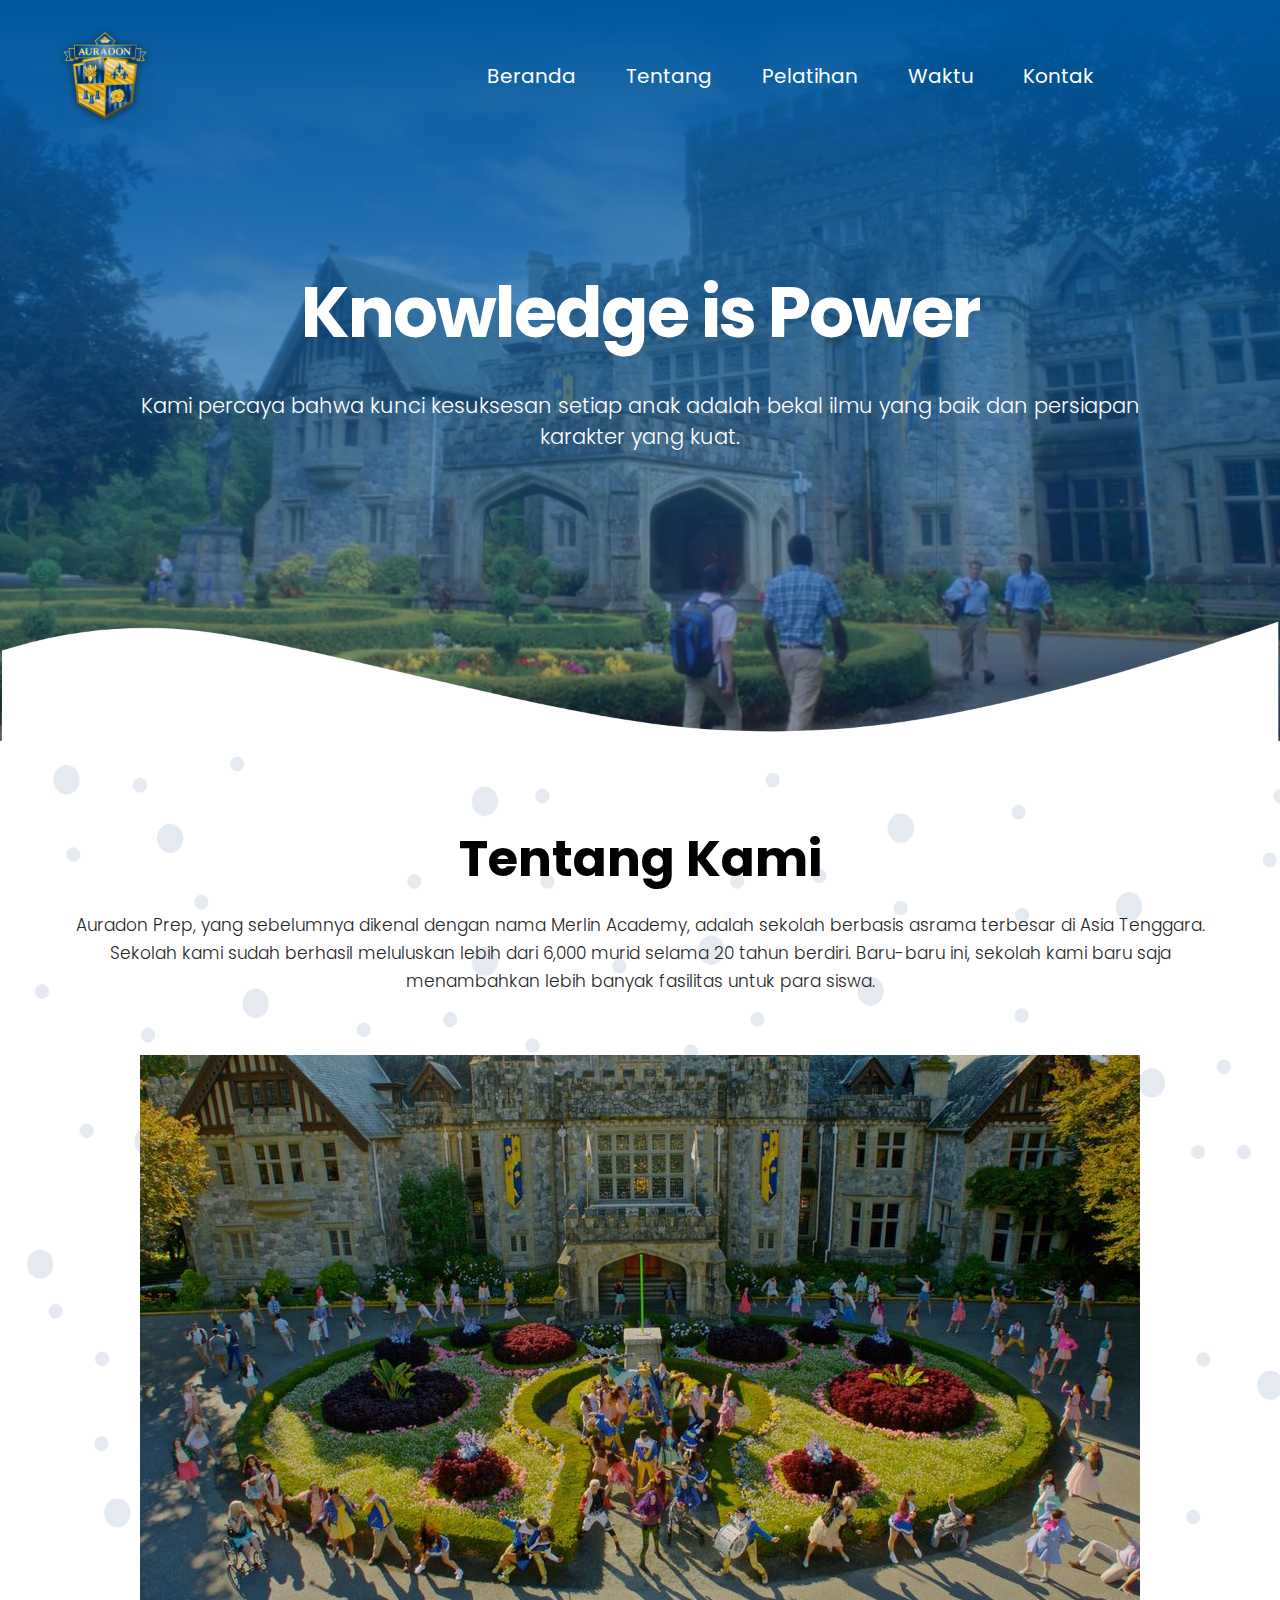
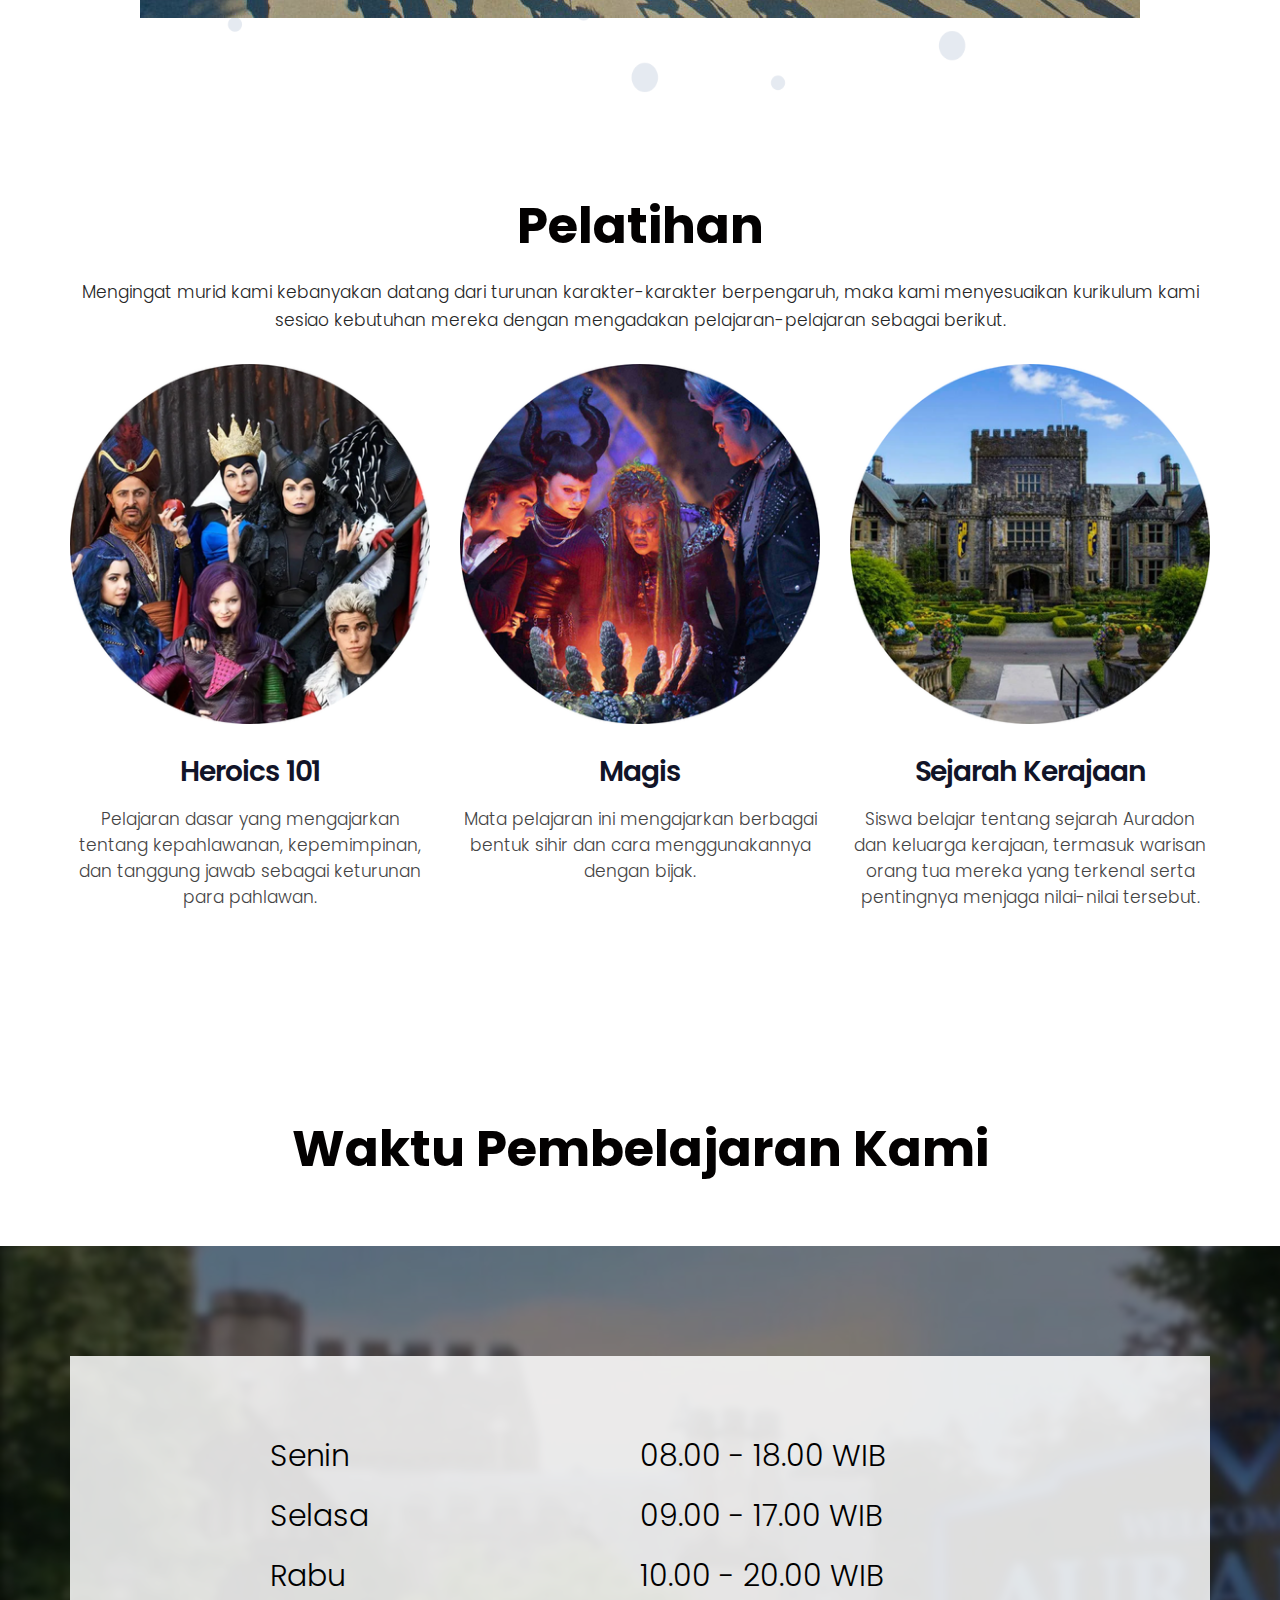
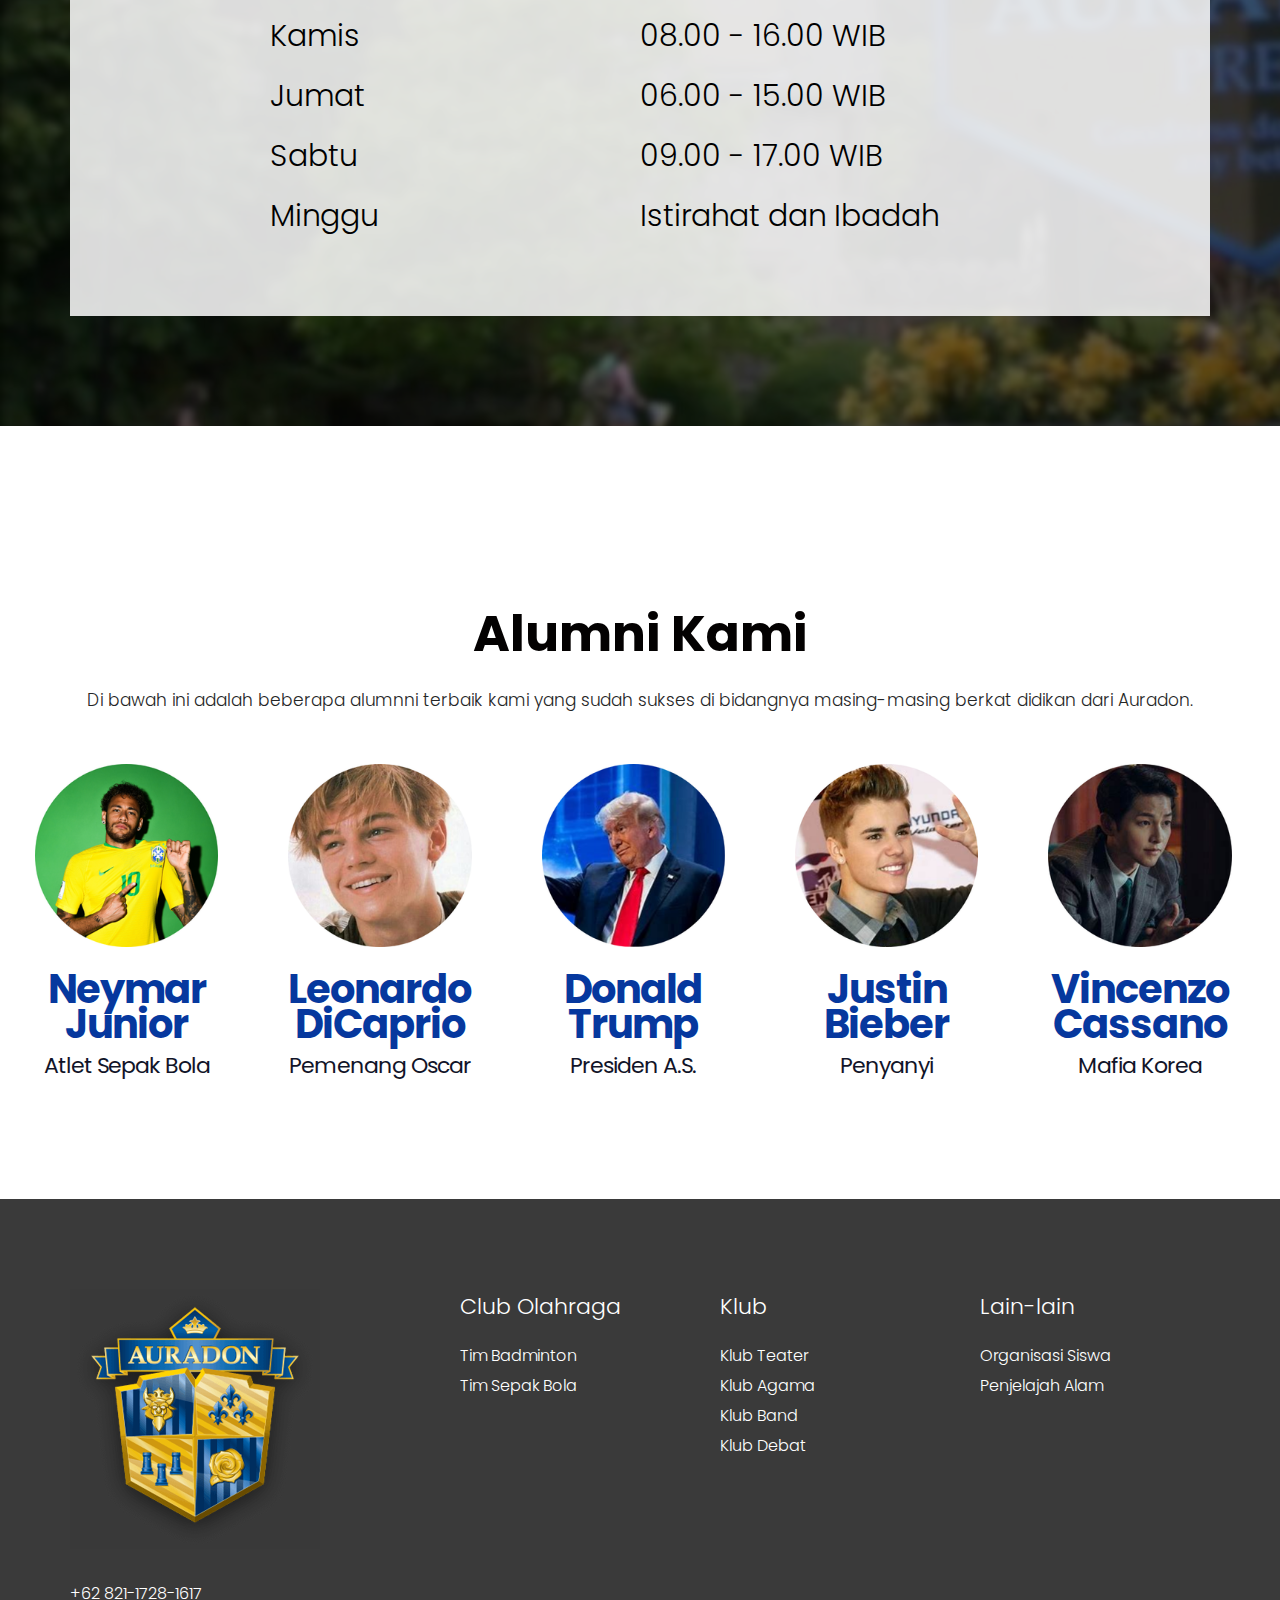
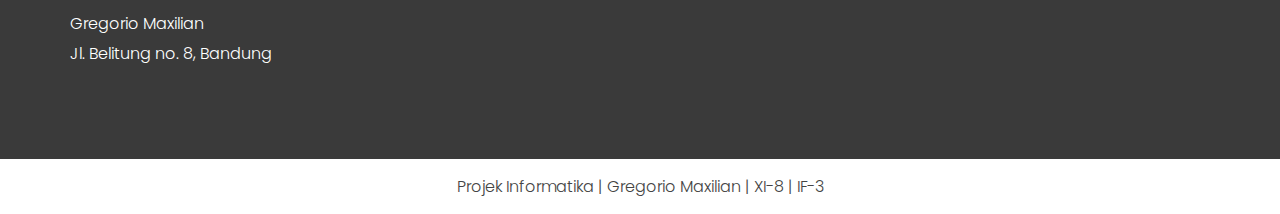
<file: index.html>
<!DOCTYPE html>
<html lang="en">
   <!-- Basic -->
   <meta charset="utf-8">
   <meta http-equiv="X-UA-Compatible" content="IE=edge">
   <!-- Mobile Metas -->
   <meta name="viewport" content="width=device-width, initial-scale=1, shrink-to-fit=no">
   <!-- Site Metas -->
   <title>Auradon</title>
   <meta name="keywords" content="">
   <meta name="description" content="">
   <meta name="author" content="">
   <!-- site icon -->
   <link rel="icon" href="images/logo_auradon.webp" type="image/webp" />
   <!-- Bootstrap core CSS -->
   <link href="css/bootstrap.css" rel="stylesheet">
   <!-- FontAwesome Icons core CSS -->
   <link href="css/font-awesome.min.css" rel="stylesheet">
   <!-- Custom animate styles for this template -->
   <link href="css/animate.css" rel="stylesheet">
   <!-- Custom styles for this template -->
   <link href="style.css" rel="stylesheet">
   <!-- Responsive styles for this template -->
   <link href="css/responsive.css" rel="stylesheet">
   <!-- Colors for this template -->
   <link href="css/colors.css" rel="stylesheet">
   <!-- light box gallery -->
   <link href="css/ekko-lightbox.css" rel="stylesheet">
   <!--[if lt IE 9]>
   <script src="https://oss.maxcdn.com/libs/html5shiv/3.7.0/html5shiv.js"></script>
   <script src="https://oss.maxcdn.com/libs/respond.js/1.4.2/respond.min.js"></script>
   <![endif]-->
   <style>
      .testimonial {
          margin: 20px; /* Adjust this value to increase/decrease spacing */
      }
      
      .testimonial img {
          max-width: 100%; /* Ensures the image doesn't exceed the width of its container */
          height: auto;    /* Maintains aspect ratio */
          margin-bottom: 15px; /* Space below the image */
      }
      
      .testimonial h3 {
          margin: 10px 0; /* Space above and below the name/title */
      }
      
      .testimonial p {
          margin-top: 10px; /* Space above the testimonial text */
      }
      </style>
      
   </head>
   <body id="home_page" class="home_page">
      <!-- header -->
      <header class="header">

        <div class="header_top_section">
           <div class="container">
              <div class="row">
               <div class="col-lg-3">
                  <div class="full">
                     <div class="logo">
                        <a href="index.html"><img src="images/logo_auradon.webp" alt="logo_auradon" width="100" height="auto"/></a>
                     </div>
                  </div>
               </div>
               <div class="col-lg-9 site_information">
                  <div class="full">
                     <div class="main_menu">
                        <nav class="navbar navbar-inverse navbar-toggleable-md">
                           <button class="navbar-toggler" type="button" data-toggle="collapse" data-target="#cloapediamenu" aria-controls="cloapediamenu" aria-expanded="false" aria-label="Toggle navigation">
                           <span class="float-left">Menu</span>
                           <span class="float-right"><i class="fa fa-bars"></i> <i class="fa fa-close"></i></span>
                           </button>
                           <div class="collapse navbar-collapse justify-content-md-center" id="cloapediamenu">
                              <ul class="navbar-nav">
                                 <li class="nav-item active">
                                    <a class="nav-link" href="index.html">Beranda</a>
                                 </li>
                                 <li class="nav-item">
                                    <a class="nav-link color-aqua-hover" href="about.html">Tentang</a>
                                 </li>
                                 <li class="nav-item">
                                    <a class="nav-link color-aqua-hover" href="coaching.html">Pelatihan</a>
                                 </li>
                                 <li class="nav-item">
                                    <a class="nav-link color-grey-hover" href="time.html">Waktu</a>
                                 </li>
                                 <li class="nav-item">
                                    <a class="nav-link color-grey-hover" href="contact.html">Kontak</a>
                                 </li>
                              </ul>
                        
                           </div>
                        </nav>
                     </div>
                  </div>
               </div>
            </div>
           </div>
        </div>

      </header>
      <!-- end header -->
      
      <!-- section -->
      <section class="main_full banner_section_top">
        <div class="container-fluid">
          <div class="row">
             <div class="full">
                  <div class="slider_banner">
                    <img class="img-responsive" src="images/auradon_header.png" alt="headerpic" />
                      <div class="slide_cont">
                        <div class="slider_cont_inner">
                          <h3>Knowledge is Power</h3>
                        <p>Kami percaya bahwa kunci kesuksesan setiap anak adalah bekal ilmu yang baik dan persiapan karakter yang kuat.</p>
                        </div>
                      </div>
                  </div>
                </div>
          </div>
        </div>
      </section>
      <!-- end section -->
    
     <!-- about section -->
      <section class="layout_padding section about_dottat">
         <div class="container">
            <div class="row">
               <div class="col-lg-12 text_align_center">
                  <div class="full heading_s1">
                     <h2>Tentang Kami</h2>
                  </div>
                  <div class="full">
                     <p class="large">Auradon Prep, yang sebelumnya dikenal dengan nama Merlin Academy, adalah sekolah berbasis asrama terbesar di Asia Tenggara. Sekolah kami sudah berhasil meluluskan lebih dari 6,000 murid selama 20 tahun berdiri. Baru-baru ini, sekolah kami baru saja menambahkan lebih banyak fasilitas untuk para siswa.</p>
                  </div>
               </div>
               <div class="col-md-12">
                  <div class="about_img margin_top_30  text_align_center">
                     <img src="images/auradon_joget.png" alt="muridauradon" />
                  </div>
               </div>
            </div>
         </div>
      </section>
      <!-- end about section -->

      <!-- section -->
      <section class="layout_padding section">
         <div class="container">
            <div class="row">
               <div class="col-lg-12 text_align_center">
                  <div class="full heading_s1">
                     <h2>Pelatihan</h2>
                  </div>
                  <div class="full">
                     <p class="large">Mengingat murid kami kebanyakan datang dari turunan karakter-karakter berpengaruh, maka kami menyesuaikan kurikulum kami sesiao kebutuhan mereka dengan mengadakan pelajaran-pelajaran sebagai berikut.</p>
                  </div>
               </div>
            </div>
            <div class="row">

              <div class="col-md-4 text_align_center">
                 <div class="cours">
                   <img class="img-responsive" src="images/heroics101.png" alt="heroics101" />
                 </div>
                 <h3>Heroics 101</h3>
                 <p>Pelajaran dasar yang mengajarkan tentang kepahlawanan, kepemimpinan, dan tanggung jawab sebagai keturunan para pahlawan.</p>
              </div>  

              <div class="col-md-4 text_align_center">
                 <div class="cours">
                   <img class="img-responsive" src="images/magic.png" alt="magis" />
                 </div>
                 <h3>Magis</h3>
                 <p>Mata pelajaran ini mengajarkan berbagai bentuk sihir dan cara menggunakannya dengan bijak.</p>
              </div> 

              <div class="col-md-4 text_align_center">
                 <div class="cours">
                   <img class="img-responsive" src="images/sejarah.png" alt="sejarah" />
                 </div>
                 <h3>Sejarah Kerajaan</h3>
                 <p>Siswa belajar tentang sejarah Auradon dan keluarga kerajaan, termasuk warisan orang tua mereka yang terkenal serta pentingnya menjaga nilai-nilai tersebut.

                 </p>
              </div> 

            </div>
            <div class="row">
               <div class="col-md-12">
                  
               </div>
            </div>
         </div>
      </section>
      <!-- end section -->

      <!-- section -->
      <section class="layout_padding section">
         <div class="container-fluid">
            <div class="row">
               <div class="col-lg-12 text_align_center">
                  <div class="full heading_s1">
                     <h2>Waktu Pembelajaran Kami</h2>
                  </div>
               </div>
            </div>
            <div class="row">
              <div class="col-md-12 cours_timging_bg">
                 <div class="container">
                    <div class="time_table">
                          <ul><li>Senin</li><li>08.00 - 18.00 WIB</li></ul>
                          <ul><li>Selasa</li><li>09.00 - 17.00 WIB</li></ul>
                          <ul><li>Rabu</li><li>10.00 - 20.00 WIB</li></ul>
                          <ul><li>Kamis</li><li>08.00 - 16.00 WIB</li></ul>
                          <ul><li>Jumat</li><li>06.00 - 15.00 WIB</li></ul>
                          <ul><li>Sabtu</li><li>09.00 - 17.00 WIB</li></ul>
                          <ul><li>Minggu</li><li>Istirahat dan Ibadah</li></ul>
                       </div>
                 </div>        
              </div> 
            </div>
         </div>
      </section>
      <!-- end section -->

      <!-- section -->
<section class="layout_padding section">
   <div class="container-fluid">
      <div class="row">
         <div class="col-lg-12 text_align_center">
            <div class="full heading_s1">
               <h2>Alumni Kami</h2>
            </div>
            <div class="full">
               <p class="large">Di bawah ini adalah beberapa alumnni terbaik kami yang sudah sukses di bidangnya masing-masing berkat didikan dari Auradon.</p>
            </div>
         </div>
      </div>

      <div class="row">
         <!-- Testimonial 1 -->
         <div class="col-md-2 testimonial">
            <div class="full text_align_center">
               <a href="neymar.html">
                  <img src="images/neymar.png" alt="neymar" />
                  <h3><span class="theme_color_text"><strong>Neymar Junior</strong></span><br><small>Atlet Sepak Bola</small></h3>
               </a>
            </div>
         </div>

         <!-- Testimonial 2 -->
         <div class="col-md-2 testimonial">
            <div class="full text_align_center">
               <a href="leo.html">
                  <img src="images/leo.png" alt="leo" />
                  <h3><span class="theme_color_text"><strong>Leonardo DiCaprio</strong></span><br><small>Pemenang Oscar</small></h3>
               </a>
            </div>
         </div>

         <!-- Testimonial 3 -->
         <div class="col-md-2 testimonial">
            <div class="full text_align_center">
               <a href="trump.html">
                  <img src="images/trump.png" alt="trump" />
                  <h3><span class="theme_color_text"><strong>Donald Trump</strong></span><br><small>Presiden A.S.</small></h3>
               </a>
            </div>
         </div>

         <!-- Testimonial 4 -->
         <div class="col-md-2 testimonial">
            <div class="full text_align_center">
               <a href="bieber.html">
                  <img src="images/bieber.png" alt="bieber" />
                  <h3><span class="theme_color_text"><strong>Justin Bieber</strong></span><br><small>Penyanyi</small></h3>
               </a>
            </div>
         </div>

         <!-- Testimonial 5 -->
         <div class="col-md-2 testimonial">
            <div class="full text_align_center">
               <a href="park kir ran.html">
                  <img src="images/Park Kir Ran.png" alt="vincenzo" />
                  <h3><span class="theme_color_text"><strong>Vincenzo Cassano</strong></span><br><small>Mafia Korea</small></h3>
               </a>
            </div>
         </div>
      </div>
   </div>
</section>

         
      <!-- end section -->
     
      <!-- footer -->
      <footer class="footer layout_padding">
         <div class="container">
            <div class="row">

               <div class="col-md-4 col-sm-12">
                  <a href="index.html"><img class="img-responsive" src="images/logo_auradon.webp" alt="logo auradon" /></a>
                  <div class="footer_link_heading">
                     <div class="footer_menu margin_top_30">
                     <ul>
                        <li><a href="tel:082117281617">+62 821-1728-1617</a></li>
                        <li><a href="https://www.instagram.com/ggregoriyoo/">Gregorio Maxilian</a></li>
                        <li><a href="https://g.co/kgs/38fV2mW">Jl. Belitung no. 8, Bandung</a></li>
                     </ul>
                  </div>
                  </div>
               </div>
               
               <div class="col-md-8">
                 <div class="row">
                    <div class="col-md-4 col-sm-12">
                  <div class="footer_link_heading">
                     <h3>Club Olahraga</h3>
                  </div>
                  <div class="footer_menu">
                     <ul>
                        <li><a href="https://www.instagram.com/bcsman3/">Tim Badminton</a></li>
                        <li><a href="https://www.instagram.com/belitungmuda.3/">Tim Sepak Bola</a></li>
                     </ul>
                  </div>
               </div>

               <div class="col-md-4 col-sm-12">
                  <div class="footer_link_heading">
                     <h3>Klub</h3>
                  </div>
                  <div class="footer_menu">
                    <ul>
                       <li><a href="https://www.instagram.com/tiloestheatre/">Klub Teater</a></li>
                       <li><a href="https://www.instagram.com/dkmaf03/">Klub Agama</a></li>
                       <li><a href="https://www.instagram.com/band3bandung/">Klub Band</a></li>
                       <li><a href="https://www.instagram.com/spedrasta3/">Klub Debat</a></li>
                    </ul>
                  </div>
               </div>
               
               <div class="col-md-4 col-sm-12">
                  <div class="footer_link_heading">
                     <h3>Lain-lain</h3>
                  </div>
                  <div class="footer_menu">
                    <ul>
                       <li><a href="https://www.instagram.com/osissman3bdg/">Organisasi Siswa</a></li>
                       <li><a href="https://www.instagram.com/ppajamadagni/">Penjelajah Alam</a></li>
                    </ul>
                  </div>
               </div>
                 </div>
               </div>
               
            </div>
         </div>
      </footer>
      <div class="cpy">
        <div class="container">
           <div class="row">
             <div class="col-md-12">
               <p>Projek Informatika | Gregorio Maxilian | XI-8 | IF-3</p>
             </div>
           </div>
        </div>
      </div>
      <!-- end footer -->
      <!-- Core JavaScript
         ================================================== -->
      <script src="js/jquery.min.js"></script>
      <script src="js/tether.min.js"></script>
      <script src="js/bootstrap.min.js"></script>
      <script src="js/parallax.js"></script>
      <script src="js/animate.js"></script>
      <script src="js/ekko-lightbox.js"></script>
      <script src="js/custom.js"></script>
   </body>
</html>
</file>
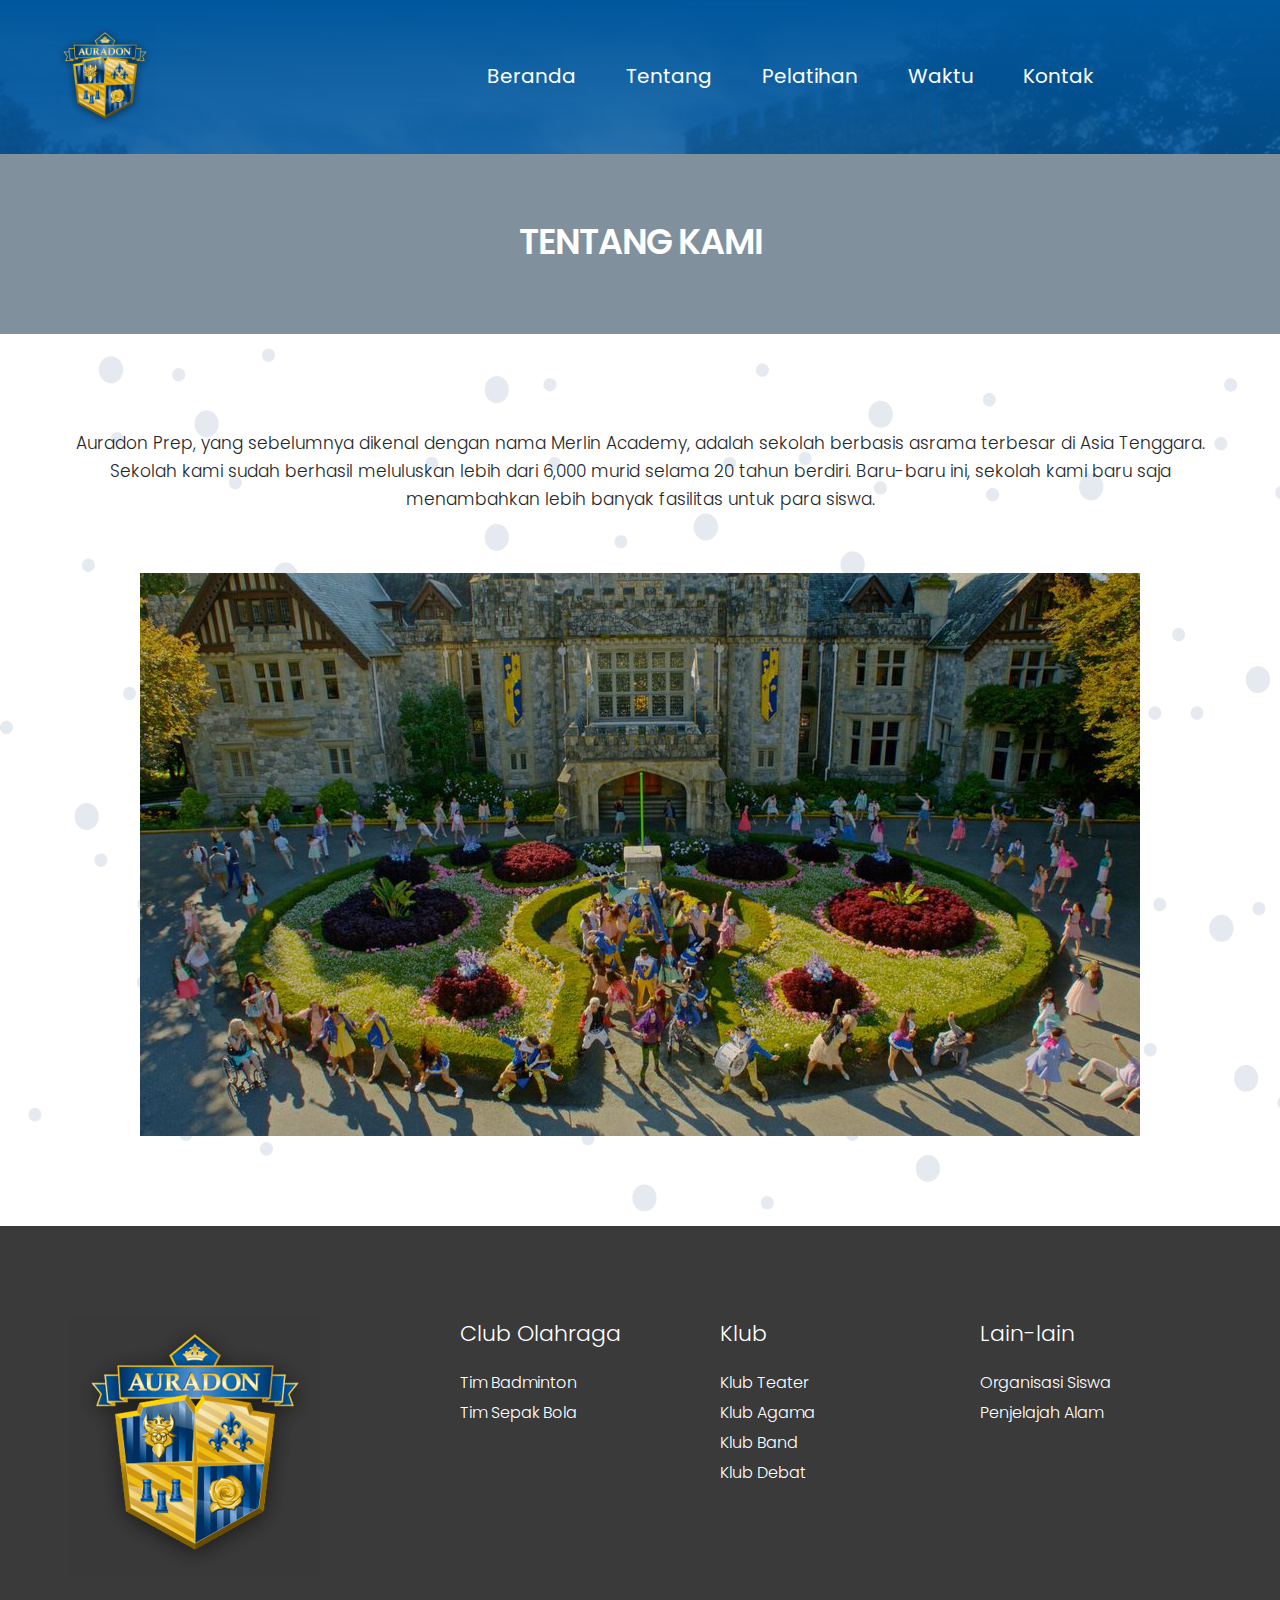
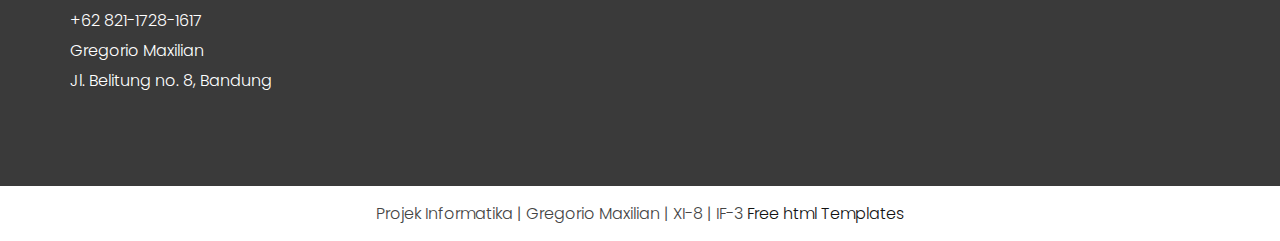
<file: about.html>
<!DOCTYPE html>
<html lang="en">
   <!-- Basic -->
   <meta charset="utf-8">
   <meta http-equiv="X-UA-Compatible" content="IE=edge">
   <!-- Mobile Metas -->
   <meta name="viewport" content="width=device-width, initial-scale=1, shrink-to-fit=no">
   <!-- Site Metas -->
   <title>Tentang Auradon</title>
   <meta name="keywords" content="">
   <meta name="description" content="">
   <meta name="author" content="">
   <!-- site icon -->
   <link rel="icon" href="images/logo_auradon.webp" type="image/webp" />
   <!-- Bootstrap core CSS -->
   <link href="css/bootstrap.css" rel="stylesheet">
   <!-- FontAwesome Icons core CSS -->
   <link href="css/font-awesome.min.css" rel="stylesheet">
   <!-- Custom animate styles for this template -->
   <link href="css/animate.css" rel="stylesheet">
   <!-- Custom styles for this template -->
   <link href="style.css" rel="stylesheet">
   <!-- Responsive styles for this template -->
   <link href="css/responsive.css" rel="stylesheet">
   <!-- Colors for this template -->
   <link href="css/colors.css" rel="stylesheet">
   <!-- light box gallery -->
   <link href="css/ekko-lightbox.css" rel="stylesheet">
   <!--[if lt IE 9]>
   <script src="https://oss.maxcdn.com/libs/html5shiv/3.7.0/html5shiv.js"></script>
   <script src="https://oss.maxcdn.com/libs/respond.js/1.4.2/respond.min.js"></script>
   <![endif]-->
   </head>
   <body id="inner_page">
      <!-- header -->
      <header class="header">

        <div class="header_top_section">
           <div class="container">
              <div class="row">
               <div class="col-lg-3">
                  <div class="full">
                     <div class="logo">
                        <a href="index.html"><img src="images/logo_auradon.webp" alt="logo_auradon" width="100" height="auto"/></a>
                     </div>
                  </div>
               </div>
               <div class="col-lg-9 site_information">
                  <div class="full">
                     <div class="main_menu">
                        <nav class="navbar navbar-inverse navbar-toggleable-md">
                           <button class="navbar-toggler" type="button" data-toggle="collapse" data-target="#cloapediamenu" aria-controls="cloapediamenu" aria-expanded="false" aria-label="Toggle navigation">
                           <span class="float-left">Menu</span>
                           <span class="float-right"><i class="fa fa-bars"></i> <i class="fa fa-close"></i></span>
                           </button>
                           <div class="collapse navbar-collapse justify-content-md-center" id="cloapediamenu">
                              <ul class="navbar-nav">
                                 <li class="nav-item active">
                                    <a class="nav-link" href="index.html">Beranda</a>
                                 </li>
                                 <li class="nav-item">
                                    <a class="nav-link color-aqua-hover" href="about.html">Tentang</a>
                                 </li>
                                 <li class="nav-item">
                                    <a class="nav-link color-aqua-hover" href="coaching.html">Pelatihan</a>
                                 </li>
                                 <li class="nav-item">
                                    <a class="nav-link color-grey-hover" href="time.html">Waktu</a>
                                 </li>
                                 <li class="nav-item">
                                    <a class="nav-link color-grey-hover" href="contact.html">Kontak</a>
                                 </li>
                              </ul>
                           </div>
                        </nav>
                     </div>
                  </div>
               </div>
            </div>
           </div>
        </div>

      </header>
      <!-- end header -->
      
      <!-- section -->
      <section class="main_full inner_page">
        <div class="container-fluid">
          <div class="row">
             <div class="full">
               <h3>Tentang Kami</h3>    
             </div>
          </div>
        </div>
      </section>
      <!-- end section -->
    
     <!-- about section -->
      <section class="layout_padding section about_dottat">
         <div class="container">
            <div class="row">
               <div class="col-lg-12 text_align_center">
                  <div class="full">
                     <p class="large">Auradon Prep, yang sebelumnya dikenal dengan nama Merlin Academy, adalah sekolah berbasis asrama terbesar di Asia Tenggara. Sekolah kami sudah berhasil meluluskan lebih dari 6,000 murid selama 20 tahun berdiri. Baru-baru ini, sekolah kami baru saja menambahkan lebih banyak fasilitas untuk para siswa.</p>
                  </div>
               </div>
               <div class="col-md-12">
                  <div class="about_img margin_top_30  text_align_center">
                     <img src="images/auradon_joget.png" alt="muridauradon" />
                  </div>
               </div>
            </div>
         </div>
      </section>
      <!-- end about section -->
      <!-- footer -->
      <footer class="footer layout_padding">
         <div class="container">
            <div class="row">

               <div class="col-md-4 col-sm-12">
                  <a href="index.html"><img class="img-responsive" src="images/logo_auradon.webp" alt="logo_auradon" /></a>
                  <div class="footer_link_heading">
                     <div class="footer_menu margin_top_30">
                     <ul>
                        <li><a href="tel:082117281617">+62 821-1728-1617</a></li>
                        <li><a href="https://www.instagram.com/ggregoriyoo/">Gregorio Maxilian</a></li>
                        <li><a href="https://g.co/kgs/38fV2mW">Jl. Belitung no. 8, Bandung</a></li>
                     </ul>
                  </div>
                  </div>
               </div>
               
               <div class="col-md-8">
                 <div class="row">
                    <div class="col-md-4 col-sm-12">
                  <div class="footer_link_heading">
                     <h3>Club Olahraga</h3>
                  </div>
                  <div class="footer_menu">
                     <ul>
                        <li><a href="https://www.instagram.com/bcsman3/">Tim Badminton</a></li>
                        <li><a href="https://www.instagram.com/belitungmuda.3/">Tim Sepak Bola</a></li>
                     </ul>
                  </div>
               </div>

               <div class="col-md-4 col-sm-12">
                  <div class="footer_link_heading">
                     <h3>Klub</h3>
                  </div>
                  <div class="footer_menu">
                    <ul>
                     <li><a href="https://www.instagram.com/tiloestheatre/">Klub Teater</a></li>
                       <li><a href="https://www.instagram.com/dkmaf03/">Klub Agama</a></li>
                       <li><a href="https://www.instagram.com/band3bandung/">Klub Band</a></li>
                       <li><a href="https://www.instagram.com/spedrasta3/">Klub Debat</a></li>
                    </ul>
                  </div>
               </div>
               
               <div class="col-md-4 col-sm-12">
                  <div class="footer_link_heading">
                     <h3>Lain-lain</h3>
                  </div>
                  <div class="footer_menu">
                    <ul>
                     <li><a href="https://www.instagram.com/osissman3bdg/">Organisasi Siswa</a></li>
                     <li><a href="https://www.instagram.com/ppajamadagni/">Penjelajah Alam</a></li>
                    </ul>
                  </div>
               </div>
                 </div>
               </div>
               
            </div>
         </div>
      </footer>
      <div class="cpy">
        <div class="container">
           <div class="row">
             <div class="col-md-12">
               <p>Projek Informatika | Gregorio Maxilian | XI-8 | IF-3<a href="https://html.design/"> Free html Templates</a></p>
             </div>
           </div>
        </div>
      </div>
      <!-- end footer -->
      <!-- Core JavaScript
         ================================================== -->
      <script src="js/jquery.min.js"></script>
      <script src="js/tether.min.js"></script>
      <script src="js/bootstrap.min.js"></script>
      <script src="js/parallax.js"></script>
      <script src="js/animate.js"></script>
      <script src="js/ekko-lightbox.js"></script>
      <script src="js/custom.js"></script>
   </body>
</html>
</file>
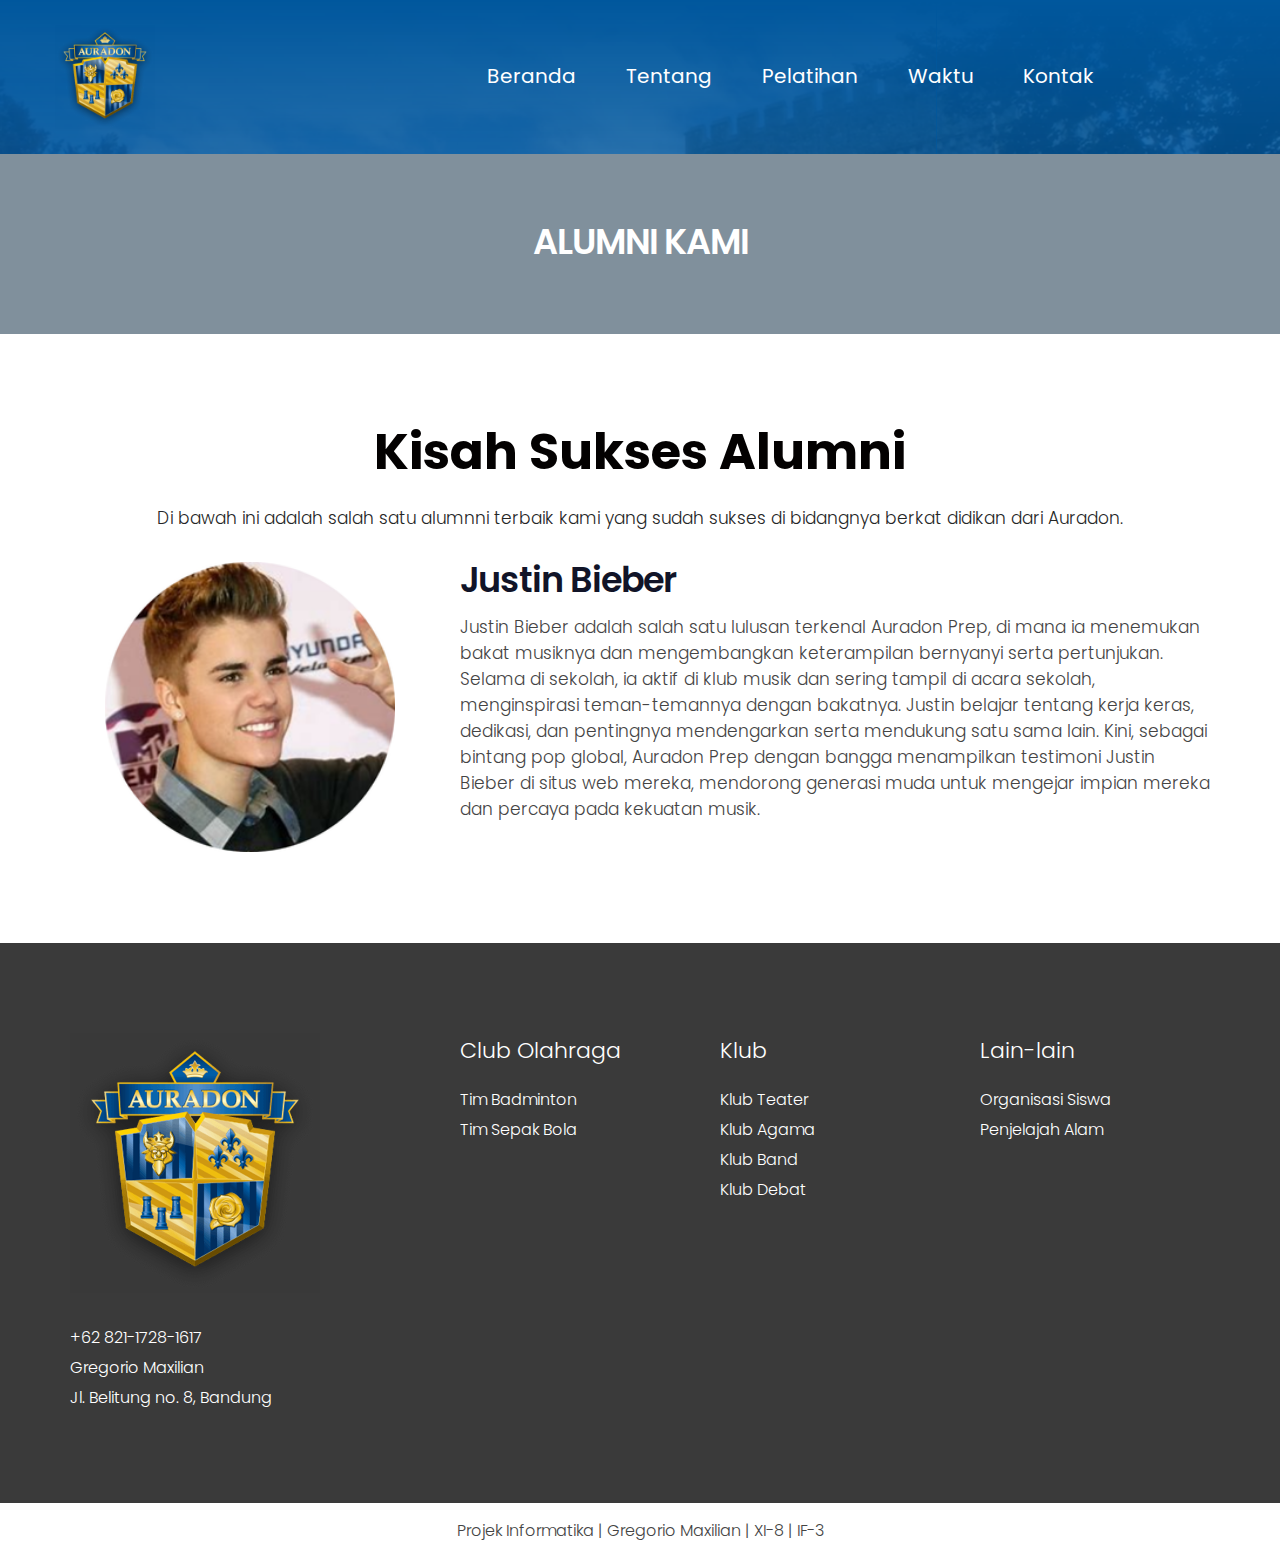
<file: bieber.html>
<!DOCTYPE html>
<html lang="en">
   <!-- Basic -->
   <meta charset="utf-8">
   <meta http-equiv="X-UA-Compatible" content="IE=edge">
   <!-- Mobile Metas -->
   <meta name="viewport" content="width=device-width, initial-scale=1, shrink-to-fit=no">
   <!-- Site Metas -->
   <title>Alumni Auradon</title>
   <meta name="keywords" content="">
   <meta name="description" content="">
   <meta name="author" content="">
   <!-- Site icon -->
   <link rel="icon" href="images/logo_auradon.webp" type="image/webp" />
   <!-- Bootstrap core CSS -->
   <link href="css/bootstrap.css" rel="stylesheet">
   <!-- FontAwesome Icons core CSS -->
   <link href="css/font-awesome.min.css" rel="stylesheet">
   <!-- Custom animate styles for this template -->
   <link href="css/animate.css" rel="stylesheet">
   <!-- Custom styles for this template -->
   <link href="style.css" rel="stylesheet">
   <!-- Responsive styles for this template -->
   <link href="css/responsive.css" rel="stylesheet">
   <!-- Colors for this template -->
   <link href="css/colors.css" rel="stylesheet">
   <!-- Lightbox gallery -->
   <link href="css/ekko-lightbox.css" rel="stylesheet">
   <!--[if lt IE 9]>
   <script src="https://oss.maxcdn.com/libs/html5shiv/3.7.0/html5shiv.js"></script>
   <script src="https://oss.maxcdn.com/libs/respond.js/1.4.2/respond.min.js"></script>
   <![endif]-->
   </head>
   <body id="inner_page">
      <!-- header -->
      <header class="header">
        <div class="header_top_section">
           <div class="container">
              <div class="row">
               <div class="col-lg-3">
                  <div class="full">
                     <div class="logo">
                        <a href="index.html"><img src="images/logo_auradon.webp" alt="logo_auradon" width="100" height="auto" /></a>
                     </div>
                  </div>
               </div>
               <div class="col-lg-9 site_information">
                  <div class="full">
                     <div class="main_menu">
                        <nav class="navbar navbar-inverse navbar-toggleable-md">
                           <button class="navbar-toggler" type="button" data-toggle="collapse" data-target="#cloapediamenu" aria-controls="cloapediamenu" aria-expanded="false" aria-label="Toggle navigation">
                           <span class="float-left">Menu</span>
                           <span class="float-right"><i class="fa fa-bars"></i> <i class="fa fa-close"></i></span>
                           </button>
                           <div class="collapse navbar-collapse justify-content-md-center" id="cloapediamenu">
                              <ul class="navbar-nav">
                                 <li class="nav-item active">
                                    <a class="nav-link" href="index.html">Beranda</a>
                                 </li>
                                 <li class="nav-item">
                                    <a class="nav-link color-aqua-hover" href="about.html">Tentang</a>
                                 </li>
                                 <li class="nav-item">
                                    <a class="nav-link color-aqua-hover" href="coaching.html">Pelatihan</a>
                                 </li>
                                 <li class="nav-item">
                                    <a class="nav-link color-grey-hover" href="time.html">Waktu</a>
                                 </li>
                                 <li class="nav-item">
                                    <a class="nav-link color-grey-hover" href="contact.html">Kontak</a>
                                 </li>
                              </ul>
                           </div>
                        </nav>
                     </div>
                  </div>
               </div>
            </div>
           </div>
        </div>
      </header>
      <!-- end header -->
      
      <!-- section -->
      <section class="main_full inner_page">
        <div class="container-fluid">
          <div class="row">
             <div class="full">
               <h3>Alumni Kami</h3>    
             </div>
          </div>
        </div>
      </section>
      <!-- end section -->

      <!-- section -->
      <section class="layout_padding section">
         <div class="container">
            <div class="row">
               <div class="col-lg-12 text_align_center">
                  <div class="full heading_s1">
                     <h2>Kisah Sukses Alumni</h2>
                  </div>
                  <div class="full">
                     <p class="large">Di bawah ini adalah salah satu alumnni terbaik kami yang sudah sukses di bidangnya berkat didikan dari Auradon.</p>
                  </div>
               </div>
            </div>
            <div class="row">
               <div class="col-md-4 d-flex justify-content-center">
                   <img class="img-responsive profile-image" src="images/bieber.png" alt="bieber" />
               </div>
               <div class="col-md-8 profile-text">
                   <h3>Justin Bieber</h3>
                   <p>Justin Bieber adalah salah satu lulusan terkenal Auradon Prep, di mana ia menemukan bakat musiknya dan mengembangkan keterampilan bernyanyi serta pertunjukan. Selama di sekolah, ia aktif di klub musik dan sering tampil di acara sekolah, menginspirasi teman-temannya dengan bakatnya. Justin belajar tentang kerja keras, dedikasi, dan pentingnya mendengarkan serta mendukung satu sama lain. Kini, sebagai bintang pop global, Auradon Prep dengan bangga menampilkan testimoni Justin Bieber di situs web mereka, mendorong generasi muda untuk mengejar impian mereka dan percaya pada kekuatan musik.</p>
               </div>
           </div>
           
            <div class="row">
               <div class="col-md-12">
                  <div class="full center">
                  </div>
               </div>
            </div>
         </div>
      </section>
      <!-- end section -->
     
      <!-- footer -->
      <footer class="footer layout_padding">
         <div class="container">
            <div class="row">
               <div class="col-md-4 col-sm-12">
                  <a href="index.html"><img class="img-responsive" src="images/logo_auradon.webp" alt="logo auradon" /></a>
                  <div class="footer_link_heading">
                     <div class="footer_menu margin_top_30">
                     <ul>
                        <li><a href="tel:082117281617">+62 821-1728-1617</a></li>
                        <li><a href="https://www.instagram.com/ggregoriyoo/">Gregorio Maxilian</a></li>
                        <li><a href="https://g.co/kgs/38fV2mW">Jl. Belitung no. 8, Bandung</a></li>
                     </ul>
                  </div>
                  </div>
               </div>
                <div class="col-md-8">
                 <div class="row">
                    <div class="col-md-4 col-sm-12">
                  <div class="footer_link_heading">
                     <h3>Club Olahraga</h3>
                  </div>
                  <div class="footer_menu">
                     <ul>
                        <li><a href="https://www.instagram.com/bcsman3/">Tim Badminton</a></li>
                        <li><a href="https://www.instagram.com/belitungmuda.3/">Tim Sepak Bola</a></li>
                     </ul>
                  </div>
               </div>
               <div class="col-md-4 col-sm-12">
                  <div class="footer_link_heading">
                     <h3>Klub</h3>
                  </div>
                  <div class="footer_menu">
                    <ul>
                       <li><a href="https://www.instagram.com/tiloestheatre/">Klub Teater</a></li>
                       <li><a href="https://www.instagram.com/dkmaf03/">Klub Agama</a></li>
                       <li><a href="https://www.instagram.com/band3bandung/">Klub Band</a></li>
                       <li><a href="https://www.instagram.com/spedrasta3/">Klub Debat</a></li>
                    </ul>
                  </div>
               </div>
                <div class="col-md-4 col-sm-12">
                  <div class="footer_link_heading">
                     <h3>Lain-lain</h3>
                  </div>
                  <div class="footer_menu">
                    <ul>
                       <li><a href="https://www.instagram.com/osissman3bdg/">Organisasi Siswa</a></li>
                       <li><a href="https://www.instagram.com/ppajamadagni/">Penjelajah Alam</a></li>
                    </ul>
                  </div>
               </div>
                 </div>
               </div>
            </div>
         </div>
      </footer>
      <div class="cpy">
        <div class="container">
           <div class="row">
             <div class="col-md-12">
               <p>Projek Informatika | Gregorio Maxilian | XI-8 | IF-3</p>
             </div>
           </div>
        </div>
      </div>
      <!-- end footer -->
      <!-- Core JavaScript
         ================================================== -->
      <script src="js/jquery.min.js"></script>
      <script src="js/tether.min.js"></script>
      <script src="js/bootstrap.min.js"></script>
      <script src="js/parallax.js"></script>
      <script src="js/animate.js"></script>
      <script src="js/ekko-lightbox.js"></script>
      <script src="js/custom.js"></script>
   </body>
</html>
</file>
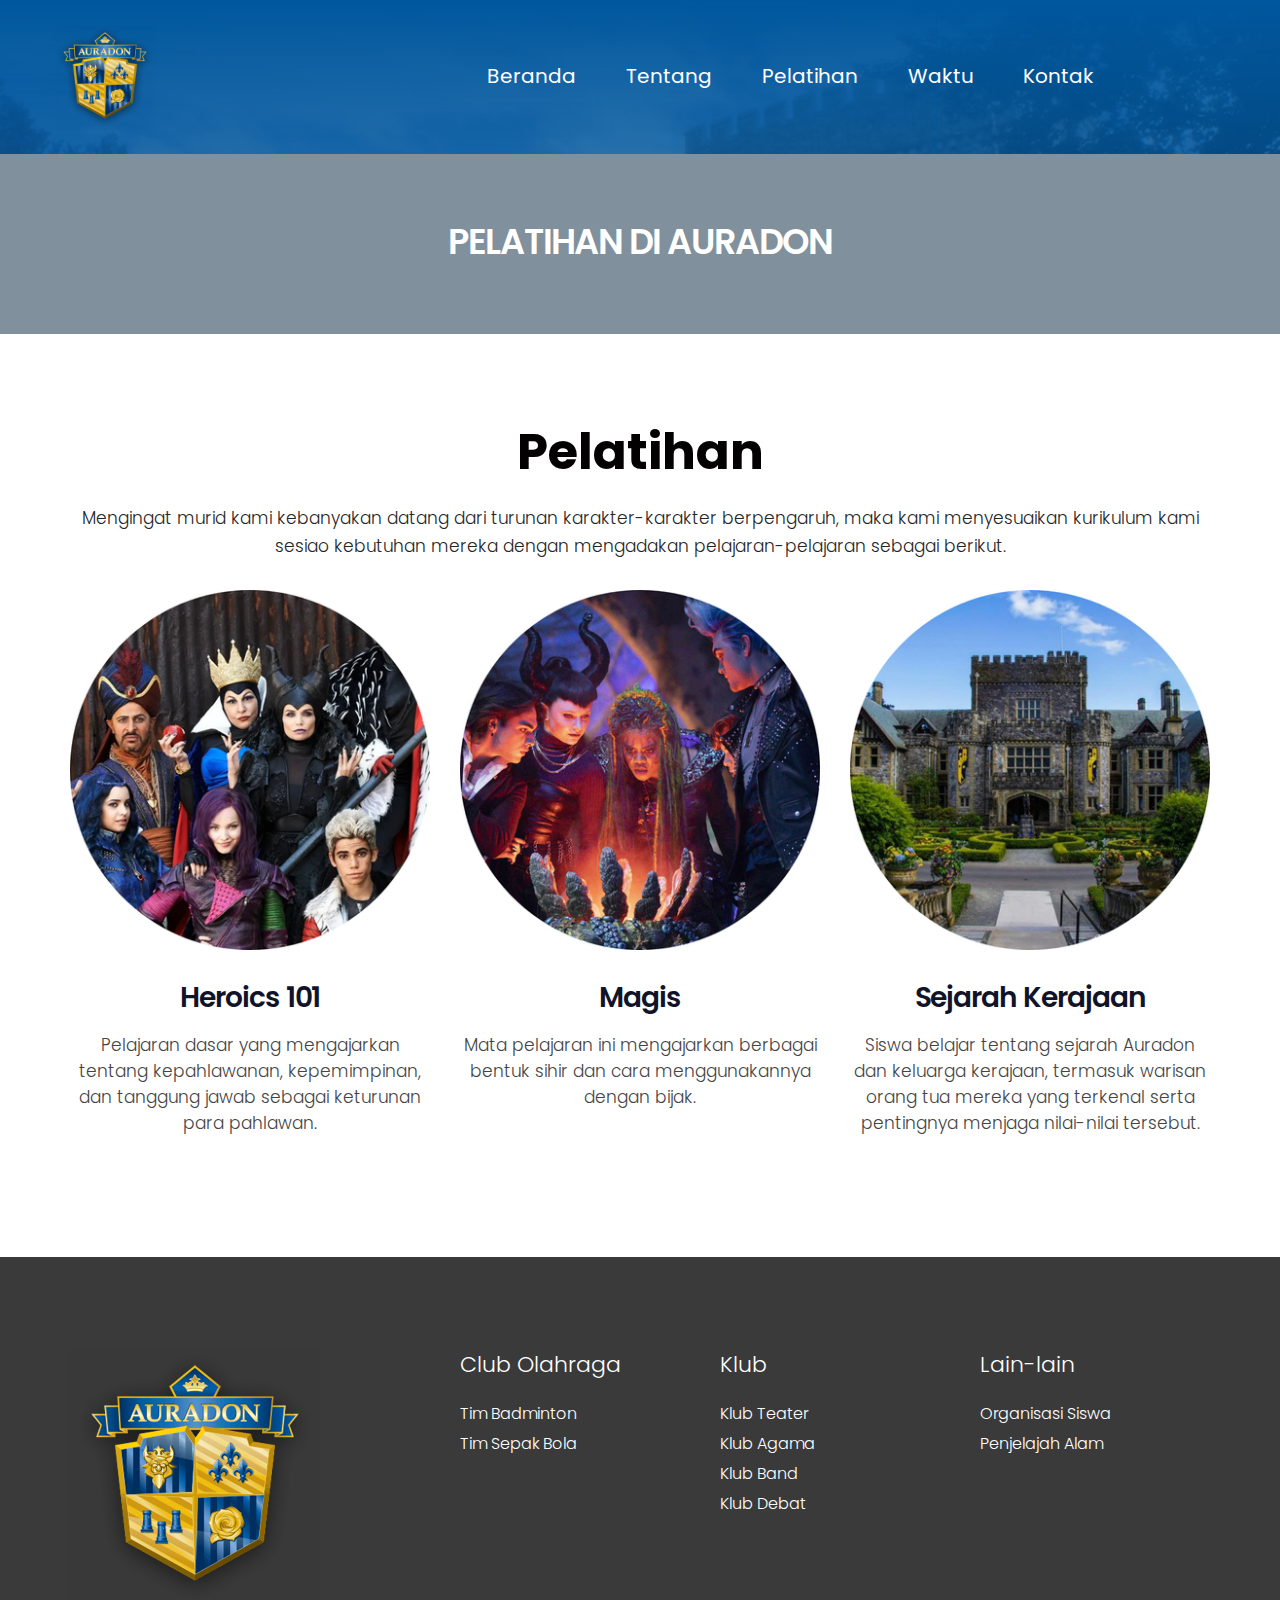
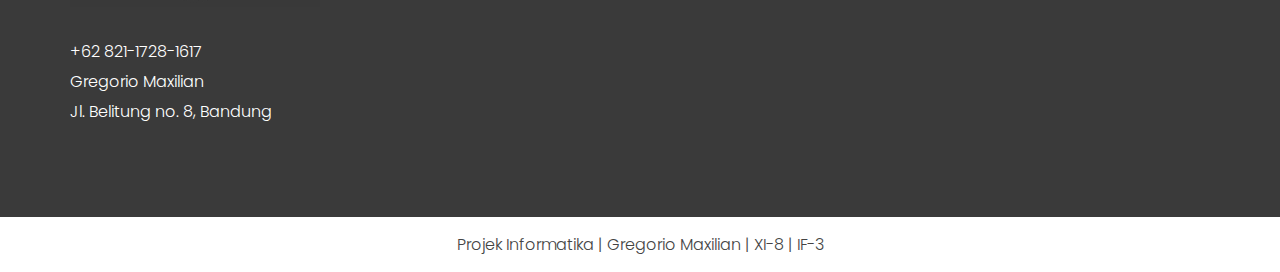
<file: coaching.html>
<!DOCTYPE html>
<html lang="en">
   <!-- Basic -->
   <meta charset="utf-8">
   <meta http-equiv="X-UA-Compatible" content="IE=edge">
   <!-- Mobile Metas -->
   <meta name="viewport" content="width=device-width, initial-scale=1, shrink-to-fit=no">
   <!-- Site Metas -->
   <title>Pelatihan Auradon</title>
   <meta name="keywords" content="">
   <meta name="description" content="">
   <meta name="author" content="">
   <!-- site icon -->
   <link rel="icon" href="images/logo_auradon.webp" type="image/webp" />
   <!-- Bootstrap core CSS -->
   <link href="css/bootstrap.css" rel="stylesheet">
   <!-- FontAwesome Icons core CSS -->
   <link href="css/font-awesome.min.css" rel="stylesheet">
   <!-- Custom animate styles for this template -->
   <link href="css/animate.css" rel="stylesheet">
   <!-- Custom styles for this template -->
   <link href="style.css" rel="stylesheet">
   <!-- Responsive styles for this template -->
   <link href="css/responsive.css" rel="stylesheet">
   <!-- Colors for this template -->
   <link href="css/colors.css" rel="stylesheet">
   <!-- light box gallery -->
   <link href="css/ekko-lightbox.css" rel="stylesheet">
   <!--[if lt IE 9]>
   <script src="https://oss.maxcdn.com/libs/html5shiv/3.7.0/html5shiv.js"></script>
   <script src="https://oss.maxcdn.com/libs/respond.js/1.4.2/respond.min.js"></script>
   <![endif]-->
   </head>
   <body id="inner_page">
      <!-- header -->
      <header class="header">

        <div class="header_top_section">
           <div class="container">
              <div class="row">
               <div class="col-lg-3">
                  <div class="full">
                     <div class="logo">
                        <a href="index.html"><img src="images/logo_auradon.webp" alt="logo_auradon" width="100" height="auto" /></a>
                     </div>
                  </div>
               </div>
               <div class="col-lg-9 site_information">
                  <div class="full">
                     <div class="main_menu">
                        <nav class="navbar navbar-inverse navbar-toggleable-md">
                           <button class="navbar-toggler" type="button" data-toggle="collapse" data-target="#cloapediamenu" aria-controls="cloapediamenu" aria-expanded="false" aria-label="Toggle navigation">
                           <span class="float-left">Menu</span>
                           <span class="float-right"><i class="fa fa-bars"></i> <i class="fa fa-close"></i></span>
                           </button>
                           <div class="collapse navbar-collapse justify-content-md-center" id="cloapediamenu">
                              <ul class="navbar-nav">
                                 <li class="nav-item active">
                                    <a class="nav-link" href="index.html">Beranda</a>
                                 </li>
                                 <li class="nav-item">
                                    <a class="nav-link color-aqua-hover" href="about.html">Tentang</a>
                                 </li>
                                 <li class="nav-item">
                                    <a class="nav-link color-aqua-hover" href="coaching.html">Pelatihan</a>
                                 </li>
                                 <li class="nav-item">
                                    <a class="nav-link color-grey-hover" href="time.html">Waktu</a>
                                 </li>
                                 <li class="nav-item">
                                    <a class="nav-link color-grey-hover" href="contact.html">Kontak</a>
                                 </li>
                              </ul>
                           </div>
                        </nav>
                     </div>
                  </div>
               </div>
            </div>
           </div>
        </div>

      </header>
      <!-- end header -->
      
      <!-- section -->
      <section class="main_full inner_page">
        <div class="container-fluid">
          <div class="row">
             <div class="full">
               <h3>Pelatihan di Auradon</h3>    
             </div>
          </div>
        </div>
      </section>
      <!-- end section -->

      <!-- section -->
      <section class="layout_padding section">
         <div class="container">
            <div class="row">
               <div class="col-lg-12 text_align_center">
                  <div class="full heading_s1">
                     <h2>Pelatihan</h2>
                  </div>
                  <div class="full">
                     <p class="large">Mengingat murid kami kebanyakan datang dari turunan karakter-karakter berpengaruh, maka kami menyesuaikan kurikulum kami sesiao kebutuhan mereka dengan mengadakan pelajaran-pelajaran sebagai berikut.</p>
                  </div>
               </div>
            </div>
            <div class="row">

              <div class="col-md-4 text_align_center">
                 <div class="cours">
                   <img class="img-responsive" src="images/heroics101.png" alt="heorics101" />
                 </div>
                 <h3>Heroics 101</h3>
                 <p>Pelajaran dasar yang mengajarkan tentang kepahlawanan, kepemimpinan, dan tanggung jawab sebagai keturunan para pahlawan.</p>
              </div>  

              <div class="col-md-4 text_align_center">
                 <div class="cours">
                   <img class="img-responsive" src="images/magic.png" alt="magic" />
                 </div>
                 <h3>Magis</h3>
                 <p>Mata pelajaran ini mengajarkan berbagai bentuk sihir dan cara menggunakannya dengan bijak.</p>
              </div> 

              <div class="col-md-4 text_align_center">
                 <div class="cours">
                   <img class="img-responsive" src="images/sejarah.png" alt="sejarah" />
                 </div>
                 <h3>Sejarah Kerajaan</h3>
                 <p>Siswa belajar tentang sejarah Auradon dan keluarga kerajaan, termasuk warisan orang tua mereka yang terkenal serta pentingnya menjaga nilai-nilai tersebut.</p>
              </div> 

            </div>
            <div class="row">
               <div class="col-md-12">
                  <div class="full center">
                  </div>
               </div>
            </div>
         </div>
      </section>
      <!-- end section -->
     
      <!-- footer -->
      <footer class="footer layout_padding">
         <div class="container">
            <div class="row">

               <div class="col-md-4 col-sm-12">
                  <a href="index.html"><img class="img-responsive" src="images/logo_auradon.webp" alt="logo auradon" /></a>
                  <div class="footer_link_heading">
                     <div class="footer_menu margin_top_30">
                     <ul>
                        <li><a href="tel:082117281617">+62 821-1728-1617</a></li>
                        <li><a href="https://www.instagram.com/ggregoriyoo/">Gregorio Maxilian</a></li>
                        <li><a href="https://g.co/kgs/38fV2mW">Jl. Belitung no. 8, Bandung</a></li>
                     </ul>
                  </div>
                  </div>
               </div>
               
               <div class="col-md-8">
                 <div class="row">
                    <div class="col-md-4 col-sm-12">
                  <div class="footer_link_heading">
                     <h3>Club Olahraga</h3>
                  </div>
                  <div class="footer_menu">
                     <ul>
                        <li><a href="https://www.instagram.com/bcsman3/">Tim Badminton</a></li>
                        <li><a href="https://www.instagram.com/belitungmuda.3/">Tim Sepak Bola</a></li>
                     </ul>
                  </div>
               </div>

               <div class="col-md-4 col-sm-12">
                  <div class="footer_link_heading">
                     <h3>Klub</h3>
                  </div>
                  <div class="footer_menu">
                    <ul>
                       <li><a href="https://www.instagram.com/tiloestheatre/">Klub Teater</a></li>
                       <li><a href="https://www.instagram.com/dkmaf03/">Klub Agama</a></li>
                       <li><a href="https://www.instagram.com/band3bandung/">Klub Band</a></li>
                       <li><a href="https://www.instagram.com/spedrasta3/">Klub Debat</a></li>
                    </ul>
                  </div>
               </div>
               
               <div class="col-md-4 col-sm-12">
                  <div class="footer_link_heading">
                     <h3>Lain-lain</h3>
                  </div>
                  <div class="footer_menu">
                    <ul>
                       <li><a href="https://www.instagram.com/osissman3bdg/">Organisasi Siswa</a></li>
                       <li><a href="https://www.instagram.com/ppajamadagni/">Penjelajah Alam</a></li>
                    </ul>
                  </div>
               </div>
                 </div>
               </div>
               
            </div>
         </div>
      </footer>
      <div class="cpy">
        <div class="container">
           <div class="row">
             <div class="col-md-12">
               <p>Projek Informatika | Gregorio Maxilian | XI-8 | IF-3</p>
             </div>
           </div>
        </div>
      </div>
      <!-- end footer -->
      <!-- Core JavaScript
         ================================================== -->
      <script src="js/jquery.min.js"></script>
      <script src="js/tether.min.js"></script>
      <script src="js/bootstrap.min.js"></script>
      <script src="js/parallax.js"></script>
      <script src="js/animate.js"></script>
      <script src="js/ekko-lightbox.js"></script>
      <script src="js/custom.js"></script>
   </body>
</html>
</file>
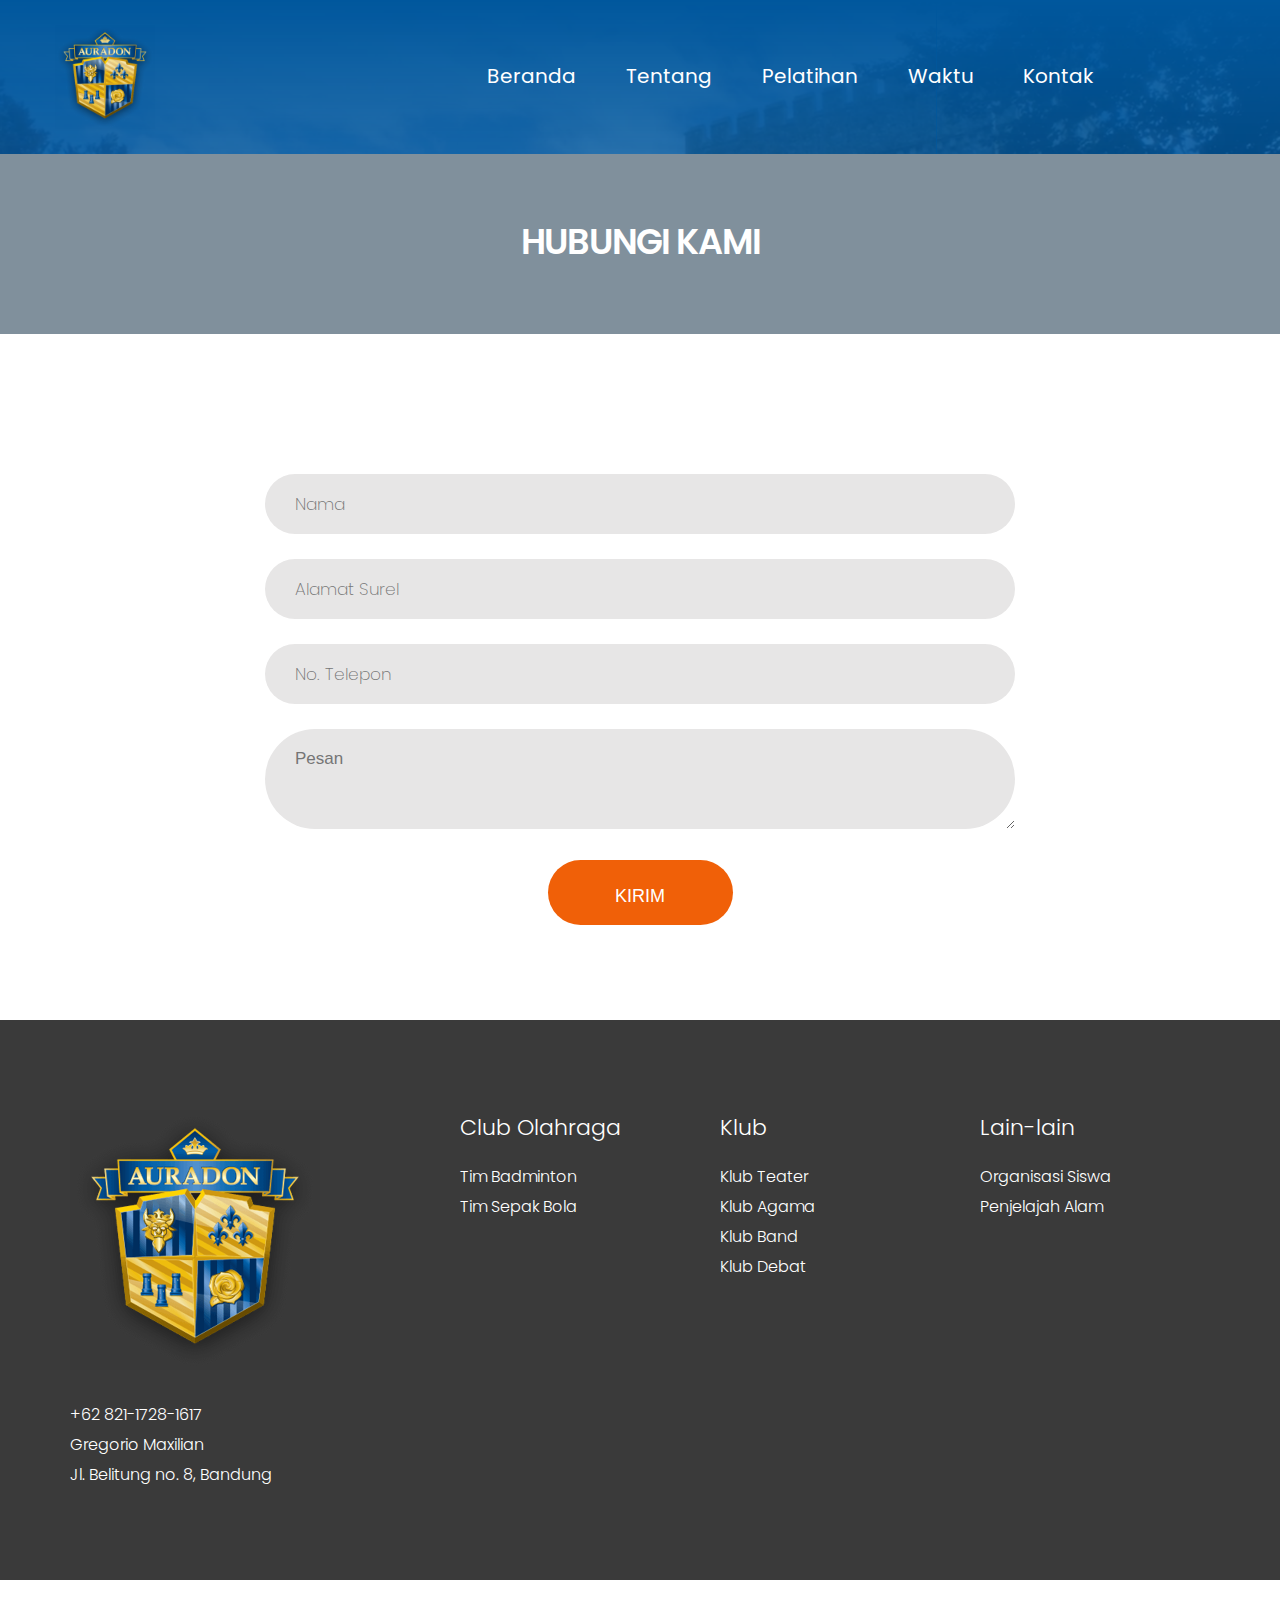
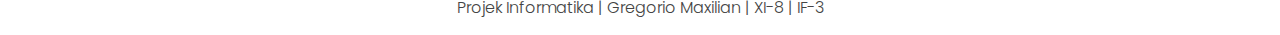
<file: contact.html>
<!DOCTYPE html>
<html lang="en">
   <!-- Basic -->
   <meta charset="utf-8">
   <meta http-equiv="X-UA-Compatible" content="IE=edge">
   <!-- Mobile Metas -->
   <meta name="viewport" content="width=device-width, initial-scale=1, shrink-to-fit=no">
   <!-- Site Metas -->
   <title>Kontak Auradon</title>
   <meta name="keywords" content="">
   <meta name="description" content="">
   <meta name="author" content="">
   <!-- site icon -->
   <link rel="icon" href="images/logo_auradon.webp" type="image/webp" />
   <!-- Bootstrap core CSS -->
   <link href="css/bootstrap.css" rel="stylesheet">
   <!-- FontAwesome Icons core CSS -->
   <link href="css/font-awesome.min.css" rel="stylesheet">
   <!-- Custom animate styles for this template -->
   <link href="css/animate.css" rel="stylesheet">
   <!-- Custom styles for this template -->
   <link href="style.css" rel="stylesheet">
   <!-- Responsive styles for this template -->
   <link href="css/responsive.css" rel="stylesheet">
   <!-- Colors for this template -->
   <link href="css/colors.css" rel="stylesheet">
   <!-- light box gallery -->
   <link href="css/ekko-lightbox.css" rel="stylesheet">
   <!--[if lt IE 9]>
   <script src="https://oss.maxcdn.com/libs/html5shiv/3.7.0/html5shiv.js"></script>
   <script src="https://oss.maxcdn.com/libs/respond.js/1.4.2/respond.min.js"></script>
   <![endif]-->
   </head>
   <body id="inner_page">
      <!-- header -->
      <header class="header">

        <div class="header_top_section">
           <div class="container">
              <div class="row">
               <div class="col-lg-3">
                  <div class="full">
                     <div class="logo">
                        <a href="index.html"><img src="images/logo_auradon.webp" alt="logo_auradon" width="100" height="auto" /></a>
                     </div>
                  </div>
               </div>
               <div class="col-lg-9 site_information">
                  <div class="full">
                     <div class="main_menu">
                        <nav class="navbar navbar-inverse navbar-toggleable-md">
                           <button class="navbar-toggler" type="button" data-toggle="collapse" data-target="#cloapediamenu" aria-controls="cloapediamenu" aria-expanded="false" aria-label="Toggle navigation">
                           <span class="float-left">Menu</span>
                           <span class="float-right"><i class="fa fa-bars"></i> <i class="fa fa-close"></i></span>
                           </button>
                           <div class="collapse navbar-collapse justify-content-md-center" id="cloapediamenu">
                              <ul class="navbar-nav">
                                 <li class="nav-item active">
                                    <a class="nav-link" href="index.html">Beranda</a>
                                 </li>
                                 <li class="nav-item">
                                    <a class="nav-link color-aqua-hover" href="about.html">Tentang</a>
                                 </li>
                                 <li class="nav-item">
                                    <a class="nav-link color-aqua-hover" href="coaching.html">Pelatihan</a>
                                 </li>
                                 <li class="nav-item">
                                    <a class="nav-link color-grey-hover" href="time.html">Waktu</a>
                                 </li>
                                 <li class="nav-item">
                                    <a class="nav-link color-grey-hover" href="contact.html">Kontak</a>
                                 </li>
                              </ul>
                           </div>
                        </nav>
                     </div>
                  </div>
               </div>
            </div>
           </div>
        </div>

      </header>
      <!-- end header -->
      
      <!-- section -->
      <section class="main_full inner_page">
        <div class="container-fluid">
          <div class="row">
             <div class="full">
               <h3>Hubungi Kami</h3>    
             </div>
          </div>
        </div>
      </section>
      <!-- end section -->
    
    <!-- section -->
     <section class="layout_padding section">
         <div class="container">
           <div class="row">
               <div class="col-md-12">
                  <div class="contact_section margin_top_30">
                     <div class="row">
                        <div class="col-md-8 offset-md-2">
                           <div class="form_cont">
                               <form action="index.html">
                                  <fieldset>
                                     <div class="field">
                                        <input type="text" name="name" placeholder="Nama">
                                     </div>
                                     <div class="field">
                                        <input type="email" name="email" placeholder="Alamat Surel">
                                     </div>
                                     <div class="field">
                                        <input type="text" name="phone" placeholder="No. Telepon">
                                     </div>
                                     <div class="field">
                                        <textarea placeholder="Pesan"></textarea>
                                     </div>
                                     <div class="field center">
                                       <button>Kirim</button>
                                  </div></fieldset>
                               </form>
                           </div>
                        </div>
                     </div>
                  </div>
               </div>
            </div>
         </div>
      </section>
      <!-- end section -->
     
      <!-- footer -->
      <footer class="footer layout_padding">
         <div class="container">
            <div class="row">

               <div class="col-md-4 col-sm-12">
                  <a href="index.html"><img class="img-responsive" src="images/logo_auradon.webp" alt="logo auradon" /></a>
                  <div class="footer_link_heading">
                     <div class="footer_menu margin_top_30">
                     <ul>
                        <li><a href="tel:082117281617">+62 821-1728-1617</a></li>
                        <li><a href="https://www.instagram.com/ggregoriyoo/">Gregorio Maxilian</a></li>
                        <li><a href="https://g.co/kgs/38fV2mW">Jl. Belitung no. 8, Bandung</a></li>
                     </ul>
                  </div>
                  </div>
               </div>
               
               <div class="col-md-8">
                 <div class="row">
                    <div class="col-md-4 col-sm-12">
                  <div class="footer_link_heading">
                     <h3>Club Olahraga</h3>
                  </div>
                  <div class="footer_menu">
                     <ul>
                        <li><a href="https://www.instagram.com/bcsman3/">Tim Badminton</a></li>
                        <li><a href="https://www.instagram.com/belitungmuda.3/">Tim Sepak Bola</a></li>
                     </ul>
                  </div>
               </div>

               <div class="col-md-4 col-sm-12">
                  <div class="footer_link_heading">
                     <h3>Klub</h3>
                  </div>
                  <div class="footer_menu">
                    <ul>
                       <li><a href="https://www.instagram.com/tiloestheatre/">Klub Teater</a></li>
                       <li><a href="https://www.instagram.com/dkmaf03/">Klub Agama</a></li>
                       <li><a href="https://www.instagram.com/band3bandung/">Klub Band</a></li>
                       <li><a href="https://www.instagram.com/spedrasta3/">Klub Debat</a></li>
                    </ul>
                  </div>
               </div>
               
               <div class="col-md-4 col-sm-12">
                  <div class="footer_link_heading">
                     <h3>Lain-lain</h3>
                  </div>
                  <div class="footer_menu">
                    <ul>
                       <li><a href="https://www.instagram.com/osissman3bdg/">Organisasi Siswa</a></li>
                       <li><a href="https://www.instagram.com/ppajamadagni/">Penjelajah Alam</a></li>
                    </ul>
                  </div>
               </div>
                 </div>
               </div>
               
            </div>
         </div>
      </footer>
      <div class="cpy">
        <div class="container">
           <div class="row">
             <div class="col-md-12">
               <p>Projek Informatika | Gregorio Maxilian | XI-8 | IF-3</p>
             </div>
           </div>
        </div>
      </div>
      <!-- end footer -->
      <!-- Core JavaScript
         ================================================== -->
      <script src="js/jquery.min.js"></script>
      <script src="js/tether.min.js"></script>
      <script src="js/bootstrap.min.js"></script>
      <script src="js/parallax.js"></script>
      <script src="js/animate.js"></script>
      <script src="js/ekko-lightbox.js"></script>
      <script src="js/custom.js"></script>
   </body>
</html>
</file>
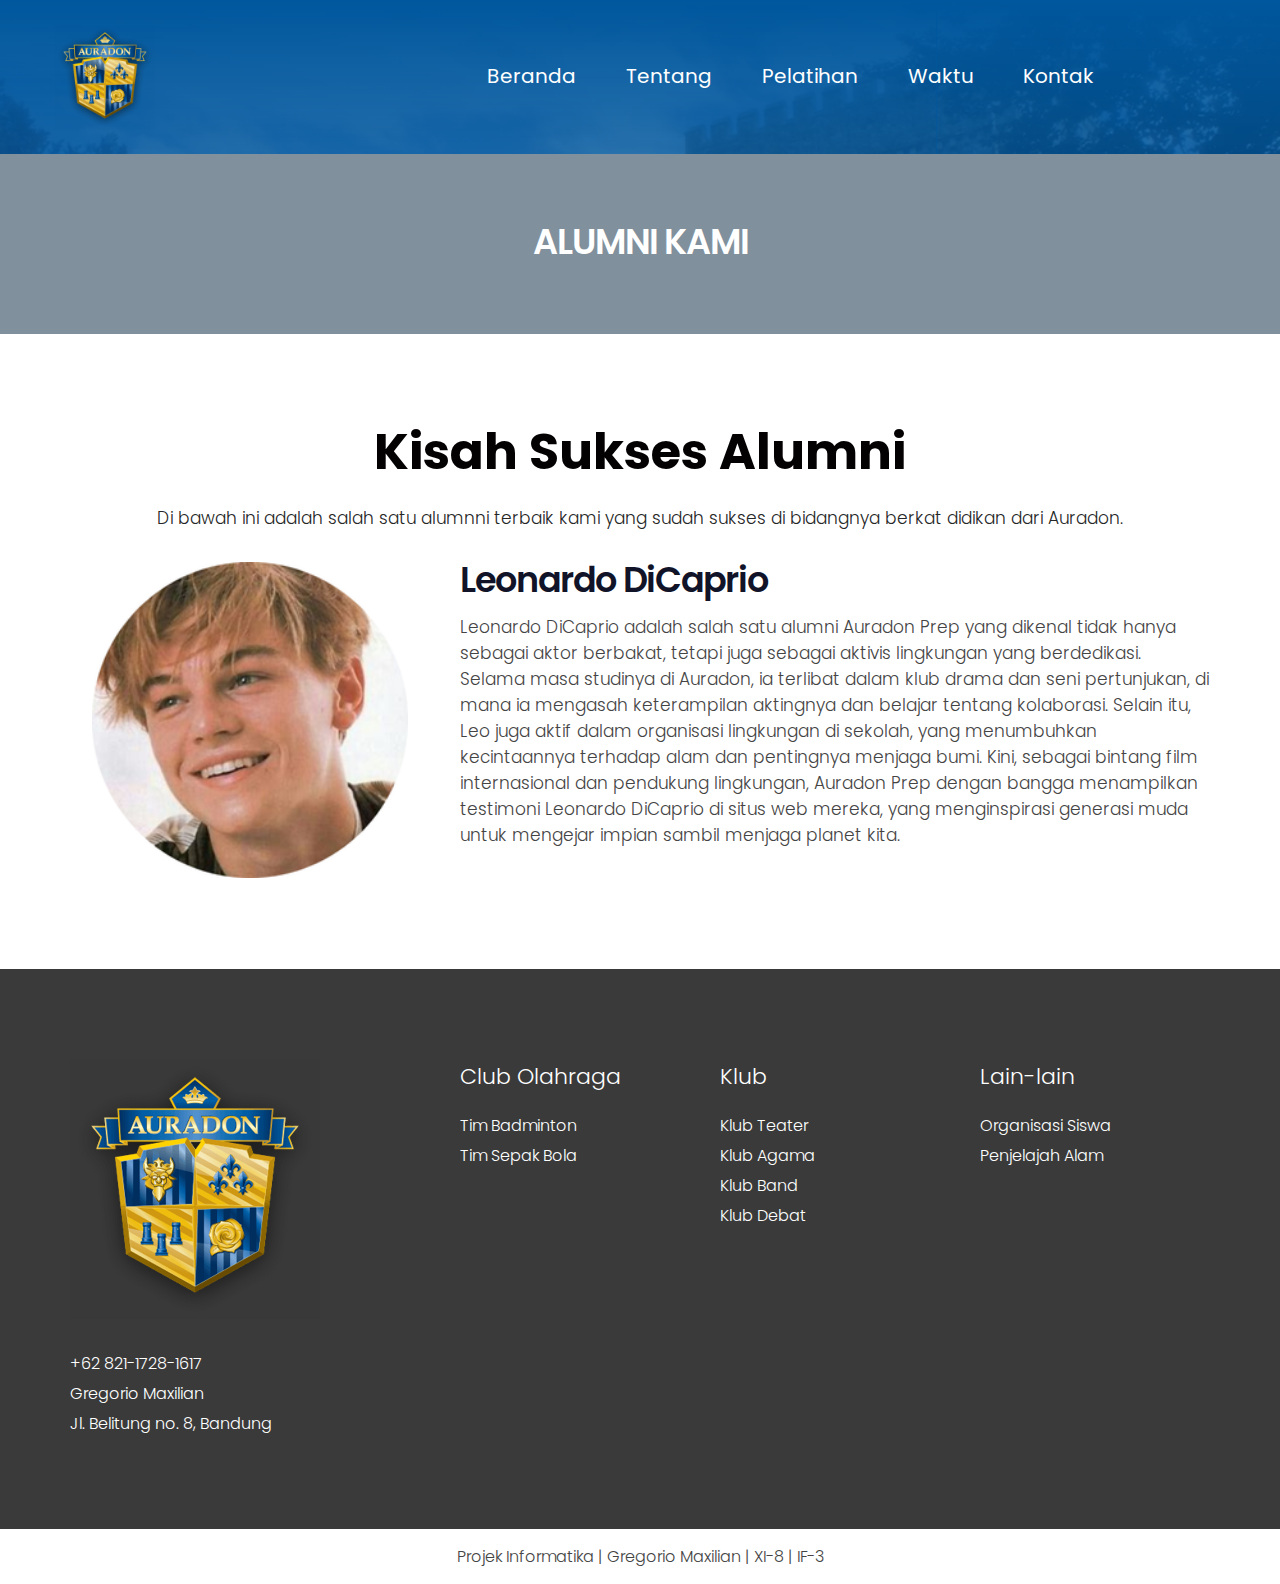
<file: leo.html>
<!DOCTYPE html>
<html lang="en">
   <!-- Basic -->
   <meta charset="utf-8">
   <meta http-equiv="X-UA-Compatible" content="IE=edge">
   <!-- Mobile Metas -->
   <meta name="viewport" content="width=device-width, initial-scale=1, shrink-to-fit=no">
   <!-- Site Metas -->
   <title>Alumni Auradon</title>
   <meta name="keywords" content="">
   <meta name="description" content="">
   <meta name="author" content="">
   <!-- Site icon -->
   <link rel="icon" href="images/logo_auradon.webp" type="image/webp" />
   <!-- Bootstrap core CSS -->
   <link href="css/bootstrap.css" rel="stylesheet">
   <!-- FontAwesome Icons core CSS -->
   <link href="css/font-awesome.min.css" rel="stylesheet">
   <!-- Custom animate styles for this template -->
   <link href="css/animate.css" rel="stylesheet">
   <!-- Custom styles for this template -->
   <link href="style.css" rel="stylesheet">
   <!-- Responsive styles for this template -->
   <link href="css/responsive.css" rel="stylesheet">
   <!-- Colors for this template -->
   <link href="css/colors.css" rel="stylesheet">
   <!-- Lightbox gallery -->
   <link href="css/ekko-lightbox.css" rel="stylesheet">
   <!--[if lt IE 9]>
   <script src="https://oss.maxcdn.com/libs/html5shiv/3.7.0/html5shiv.js"></script>
   <script src="https://oss.maxcdn.com/libs/respond.js/1.4.2/respond.min.js"></script>
   <![endif]-->
   </head>
   <body id="inner_page">
      <!-- header -->
      <header class="header">
        <div class="header_top_section">
           <div class="container">
              <div class="row">
               <div class="col-lg-3">
                  <div class="full">
                     <div class="logo">
                        <a href="index.html"><img src="images/logo_auradon.webp" alt="logo_auradon" width="100" height="auto" /></a>
                     </div>
                  </div>
               </div>
               <div class="col-lg-9 site_information">
                  <div class="full">
                     <div class="main_menu">
                        <nav class="navbar navbar-inverse navbar-toggleable-md">
                           <button class="navbar-toggler" type="button" data-toggle="collapse" data-target="#cloapediamenu" aria-controls="cloapediamenu" aria-expanded="false" aria-label="Toggle navigation">
                           <span class="float-left">Menu</span>
                           <span class="float-right"><i class="fa fa-bars"></i> <i class="fa fa-close"></i></span>
                           </button>
                           <div class="collapse navbar-collapse justify-content-md-center" id="cloapediamenu">
                              <ul class="navbar-nav">
                                 <li class="nav-item active">
                                    <a class="nav-link" href="index.html">Beranda</a>
                                 </li>
                                 <li class="nav-item">
                                    <a class="nav-link color-aqua-hover" href="about.html">Tentang</a>
                                 </li>
                                 <li class="nav-item">
                                    <a class="nav-link color-aqua-hover" href="coaching.html">Pelatihan</a>
                                 </li>
                                 <li class="nav-item">
                                    <a class="nav-link color-grey-hover" href="time.html">Waktu</a>
                                 </li>
                                 <li class="nav-item">
                                    <a class="nav-link color-grey-hover" href="contact.html">Kontak</a>
                                 </li>
                              </ul>
                           </div>
                        </nav>
                     </div>
                  </div>
               </div>
            </div>
           </div>
        </div>
      </header>
      <!-- end header -->
      
      <!-- section -->
      <section class="main_full inner_page">
        <div class="container-fluid">
          <div class="row">
             <div class="full">
               <h3>Alumni Kami</h3>    
             </div>
          </div>
        </div>
      </section>
      <!-- end section -->

      <!-- section -->
      <section class="layout_padding section">
         <div class="container">
            <div class="row">
               <div class="col-lg-12 text_align_center">
                  <div class="full heading_s1">
                     <h2>Kisah Sukses Alumni</h2>
                  </div>
                  <div class="full">
                     <p class="large">Di bawah ini adalah salah satu alumnni terbaik kami yang sudah sukses di bidangnya berkat didikan dari Auradon.</p>
                  </div>
               </div>
            </div>
            <div class="row">
               <div class="col-md-4 d-flex justify-content-center">
                   <img class="img-responsive profile-image" src="images/leo.png" alt="leo" />
               </div>
               <div class="col-md-8 profile-text">
                   <h3>Leonardo DiCaprio</h3>
                   <p>Leonardo DiCaprio adalah salah satu alumni Auradon Prep yang dikenal tidak hanya sebagai aktor berbakat, tetapi juga sebagai aktivis lingkungan yang berdedikasi. Selama masa studinya di Auradon, ia terlibat dalam klub drama dan seni pertunjukan, di mana ia mengasah keterampilan aktingnya dan belajar tentang kolaborasi. Selain itu, Leo juga aktif dalam organisasi lingkungan di sekolah, yang menumbuhkan kecintaannya terhadap alam dan pentingnya menjaga bumi. Kini, sebagai bintang film internasional dan pendukung lingkungan, Auradon Prep dengan bangga menampilkan testimoni Leonardo DiCaprio di situs web mereka, yang menginspirasi generasi muda untuk mengejar impian sambil menjaga planet kita.</p>
               </div>
           </div>
           
            <div class="row">
               <div class="col-md-12">
                  <div class="full center">
                  </div>
               </div>
            </div>
         </div>
      </section>
      <!-- end section -->
     
      <!-- footer -->
      <footer class="footer layout_padding">
         <div class="container">
            <div class="row">
               <div class="col-md-4 col-sm-12">
                  <a href="index.html"><img class="img-responsive" src="images/logo_auradon.webp" alt="logo auradon" /></a>
                  <div class="footer_link_heading">
                     <div class="footer_menu margin_top_30">
                     <ul>
                        <li><a href="tel:082117281617">+62 821-1728-1617</a></li>
                        <li><a href="https://www.instagram.com/ggregoriyoo/">Gregorio Maxilian</a></li>
                        <li><a href="https://g.co/kgs/38fV2mW">Jl. Belitung no. 8, Bandung</a></li>
                     </ul>
                  </div>
                  </div>
               </div>
                <div class="col-md-8">
                 <div class="row">
                    <div class="col-md-4 col-sm-12">
                  <div class="footer_link_heading">
                     <h3>Club Olahraga</h3>
                  </div>
                  <div class="footer_menu">
                     <ul>
                        <li><a href="https://www.instagram.com/bcsman3/">Tim Badminton</a></li>
                        <li><a href="https://www.instagram.com/belitungmuda.3/">Tim Sepak Bola</a></li>
                     </ul>
                  </div>
               </div>
               <div class="col-md-4 col-sm-12">
                  <div class="footer_link_heading">
                     <h3>Klub</h3>
                  </div>
                  <div class="footer_menu">
                    <ul>
                       <li><a href="https://www.instagram.com/tiloestheatre/">Klub Teater</a></li>
                       <li><a href="https://www.instagram.com/dkmaf03/">Klub Agama</a></li>
                       <li><a href="https://www.instagram.com/band3bandung/">Klub Band</a></li>
                       <li><a href="https://www.instagram.com/spedrasta3/">Klub Debat</a></li>
                    </ul>
                  </div>
               </div>
                <div class="col-md-4 col-sm-12">
                  <div class="footer_link_heading">
                     <h3>Lain-lain</h3>
                  </div>
                  <div class="footer_menu">
                    <ul>
                       <li><a href="https://www.instagram.com/osissman3bdg/">Organisasi Siswa</a></li>
                       <li><a href="https://www.instagram.com/ppajamadagni/">Penjelajah Alam</a></li>
                    </ul>
                  </div>
               </div>
                 </div>
               </div>
            </div>
         </div>
      </footer>
      <div class="cpy">
        <div class="container">
           <div class="row">
             <div class="col-md-12">
               <p>Projek Informatika | Gregorio Maxilian | XI-8 | IF-3</p>
             </div>
           </div>
        </div>
      </div>
      <!-- end footer -->
      <!-- Core JavaScript
         ================================================== -->
      <script src="js/jquery.min.js"></script>
      <script src="js/tether.min.js"></script>
      <script src="js/bootstrap.min.js"></script>
      <script src="js/parallax.js"></script>
      <script src="js/animate.js"></script>
      <script src="js/ekko-lightbox.js"></script>
      <script src="js/custom.js"></script>
   </body>
</html>
</file>
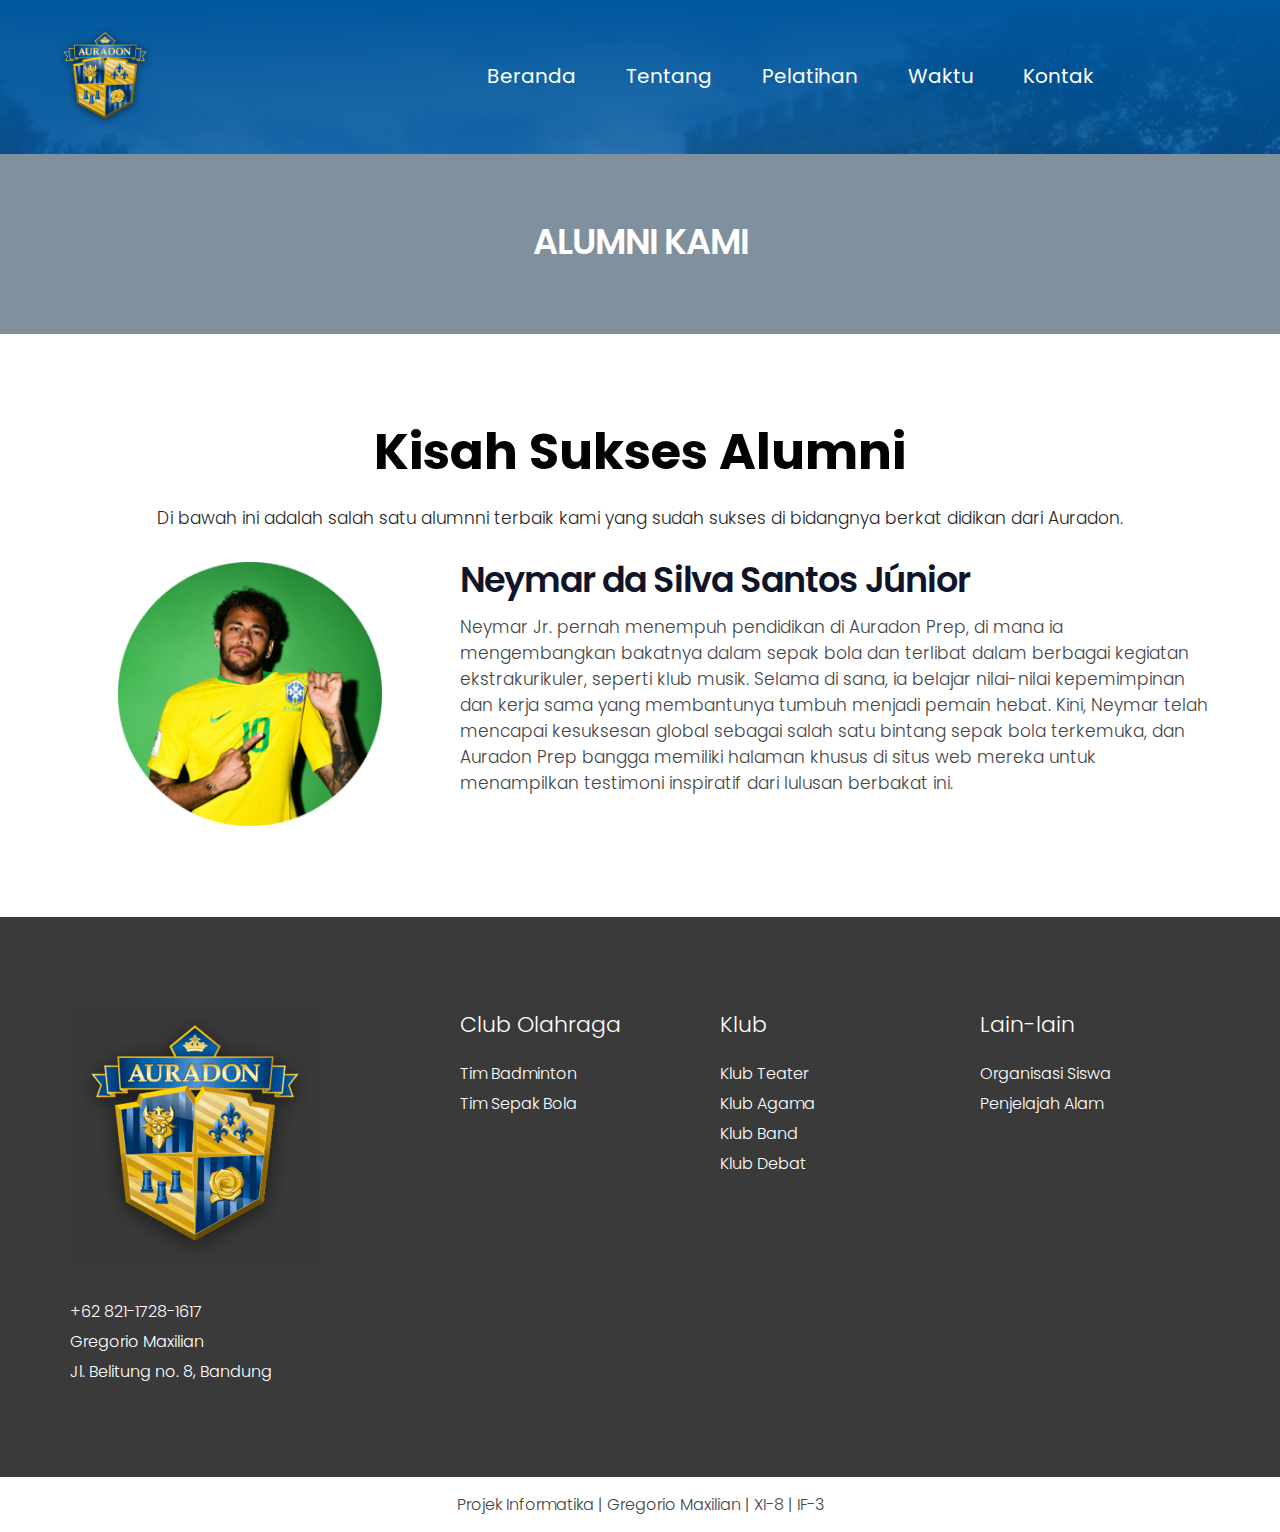
<file: neymar.html>
<!DOCTYPE html>
<html lang="en">
   <!-- Basic -->
   <meta charset="utf-8">
   <meta http-equiv="X-UA-Compatible" content="IE=edge">
   <!-- Mobile Metas -->
   <meta name="viewport" content="width=device-width, initial-scale=1, shrink-to-fit=no">
   <!-- Site Metas -->
   <title>Alumni Auradon</title>
   <meta name="keywords" content="">
   <meta name="description" content="">
   <meta name="author" content="">
   <!-- Site icon -->
   <link rel="icon" href="images/logo_auradon.webp" type="image/webp" />
   <!-- Bootstrap core CSS -->
   <link href="css/bootstrap.css" rel="stylesheet">
   <!-- FontAwesome Icons core CSS -->
   <link href="css/font-awesome.min.css" rel="stylesheet">
   <!-- Custom animate styles for this template -->
   <link href="css/animate.css" rel="stylesheet">
   <!-- Custom styles for this template -->
   <link href="style.css" rel="stylesheet">
   <!-- Responsive styles for this template -->
   <link href="css/responsive.css" rel="stylesheet">
   <!-- Colors for this template -->
   <link href="css/colors.css" rel="stylesheet">
   <!-- Lightbox gallery -->
   <link href="css/ekko-lightbox.css" rel="stylesheet">
   <!--[if lt IE 9]>
   <script src="https://oss.maxcdn.com/libs/html5shiv/3.7.0/html5shiv.js"></script>
   <script src="https://oss.maxcdn.com/libs/respond.js/1.4.2/respond.min.js"></script>
   <![endif]-->
   </head>
   <body id="inner_page">
      <!-- header -->
      <header class="header">
        <div class="header_top_section">
           <div class="container">
              <div class="row">
               <div class="col-lg-3">
                  <div class="full">
                     <div class="logo">
                        <a href="index.html"><img src="images/logo_auradon.webp" alt="logo_auradon" width="100" height="auto" /></a>
                     </div>
                  </div>
               </div>
               <div class="col-lg-9 site_information">
                  <div class="full">
                     <div class="main_menu">
                        <nav class="navbar navbar-inverse navbar-toggleable-md">
                           <button class="navbar-toggler" type="button" data-toggle="collapse" data-target="#cloapediamenu" aria-controls="cloapediamenu" aria-expanded="false" aria-label="Toggle navigation">
                           <span class="float-left">Menu</span>
                           <span class="float-right"><i class="fa fa-bars"></i> <i class="fa fa-close"></i></span>
                           </button>
                           <div class="collapse navbar-collapse justify-content-md-center" id="cloapediamenu">
                              <ul class="navbar-nav">
                                 <li class="nav-item active">
                                    <a class="nav-link" href="index.html">Beranda</a>
                                 </li>
                                 <li class="nav-item">
                                    <a class="nav-link color-aqua-hover" href="about.html">Tentang</a>
                                 </li>
                                 <li class="nav-item">
                                    <a class="nav-link color-aqua-hover" href="coaching.html">Pelatihan</a>
                                 </li>
                                 <li class="nav-item">
                                    <a class="nav-link color-grey-hover" href="time.html">Waktu</a>
                                 </li>
                                 <li class="nav-item">
                                    <a class="nav-link color-grey-hover" href="contact.html">Kontak</a>
                                 </li>
                              </ul>
                           </div>
                        </nav>
                     </div>
                  </div>
               </div>
            </div>
           </div>
        </div>
      </header>
      <!-- end header -->
      
      <!-- section -->
      <section class="main_full inner_page">
        <div class="container-fluid">
          <div class="row">
             <div class="full">
               <h3>Alumni Kami</h3>    
             </div>
          </div>
        </div>
      </section>
      <!-- end section -->

      <!-- section -->
      <section class="layout_padding section">
         <div class="container">
            <div class="row">
               <div class="col-lg-12 text_align_center">
                  <div class="full heading_s1">
                     <h2>Kisah Sukses Alumni</h2>
                  </div>
                  <div class="full">
                     <p class="large">Di bawah ini adalah salah satu alumnni terbaik kami yang sudah sukses di bidangnya berkat didikan dari Auradon.</p>
                  </div>
               </div>
            </div>
            <div class="row">
               <div class="col-md-4 d-flex justify-content-center">
                   <img class="img-responsive profile-image" src="images/neymar.png" alt="Neymar da Silva Santos Júnior" />
               </div>
               <div class="col-md-8 profile-text">
                   <h3>Neymar da Silva Santos Júnior</h3>
                   <p>Neymar Jr. pernah menempuh pendidikan di Auradon Prep, di mana ia mengembangkan bakatnya dalam sepak bola dan terlibat dalam berbagai kegiatan ekstrakurikuler, seperti klub musik. Selama di sana, ia belajar nilai-nilai kepemimpinan dan kerja sama yang membantunya tumbuh menjadi pemain hebat. Kini, Neymar telah mencapai kesuksesan global sebagai salah satu bintang sepak bola terkemuka, dan Auradon Prep bangga memiliki halaman khusus di situs web mereka untuk menampilkan testimoni inspiratif dari lulusan berbakat ini.</p>
               </div>
           </div>
           
            <div class="row">
               <div class="col-md-12">
                  <div class="full center">
                  </div>
               </div>
            </div>
         </div>
      </section>
      <!-- end section -->
     
      <!-- footer -->
      <footer class="footer layout_padding">
         <div class="container">
            <div class="row">
               <div class="col-md-4 col-sm-12">
                  <a href="index.html"><img class="img-responsive" src="images/logo_auradon.webp" alt="logo auradon" /></a>
                  <div class="footer_link_heading">
                     <div class="footer_menu margin_top_30">
                     <ul>
                        <li><a href="tel:082117281617">+62 821-1728-1617</a></li>
                        <li><a href="https://www.instagram.com/ggregoriyoo/">Gregorio Maxilian</a></li>
                        <li><a href="https://g.co/kgs/38fV2mW">Jl. Belitung no. 8, Bandung</a></li>
                     </ul>
                  </div>
                  </div>
               </div>
                <div class="col-md-8">
                 <div class="row">
                    <div class="col-md-4 col-sm-12">
                  <div class="footer_link_heading">
                     <h3>Club Olahraga</h3>
                  </div>
                  <div class="footer_menu">
                     <ul>
                        <li><a href="https://www.instagram.com/bcsman3/">Tim Badminton</a></li>
                        <li><a href="https://www.instagram.com/belitungmuda.3/">Tim Sepak Bola</a></li>
                     </ul>
                  </div>
               </div>
               <div class="col-md-4 col-sm-12">
                  <div class="footer_link_heading">
                     <h3>Klub</h3>
                  </div>
                  <div class="footer_menu">
                    <ul>
                       <li><a href="https://www.instagram.com/tiloestheatre/">Klub Teater</a></li>
                       <li><a href="https://www.instagram.com/dkmaf03/">Klub Agama</a></li>
                       <li><a href="https://www.instagram.com/band3bandung/">Klub Band</a></li>
                       <li><a href="https://www.instagram.com/spedrasta3/">Klub Debat</a></li>
                    </ul>
                  </div>
               </div>
                <div class="col-md-4 col-sm-12">
                  <div class="footer_link_heading">
                     <h3>Lain-lain</h3>
                  </div>
                  <div class="footer_menu">
                    <ul>
                       <li><a href="https://www.instagram.com/osissman3bdg/">Organisasi Siswa</a></li>
                       <li><a href="https://www.instagram.com/ppajamadagni/">Penjelajah Alam</a></li>
                    </ul>
                  </div>
               </div>
                 </div>
               </div>
            </div>
         </div>
      </footer>
      <div class="cpy">
        <div class="container">
           <div class="row">
             <div class="col-md-12">
               <p>Projek Informatika | Gregorio Maxilian | XI-8 | IF-3</p>
             </div>
           </div>
        </div>
      </div>
      <!-- end footer -->
      <!-- Core JavaScript
         ================================================== -->
      <script src="js/jquery.min.js"></script>
      <script src="js/tether.min.js"></script>
      <script src="js/bootstrap.min.js"></script>
      <script src="js/parallax.js"></script>
      <script src="js/animate.js"></script>
      <script src="js/ekko-lightbox.js"></script>
      <script src="js/custom.js"></script>
   </body>
</html>
</file>
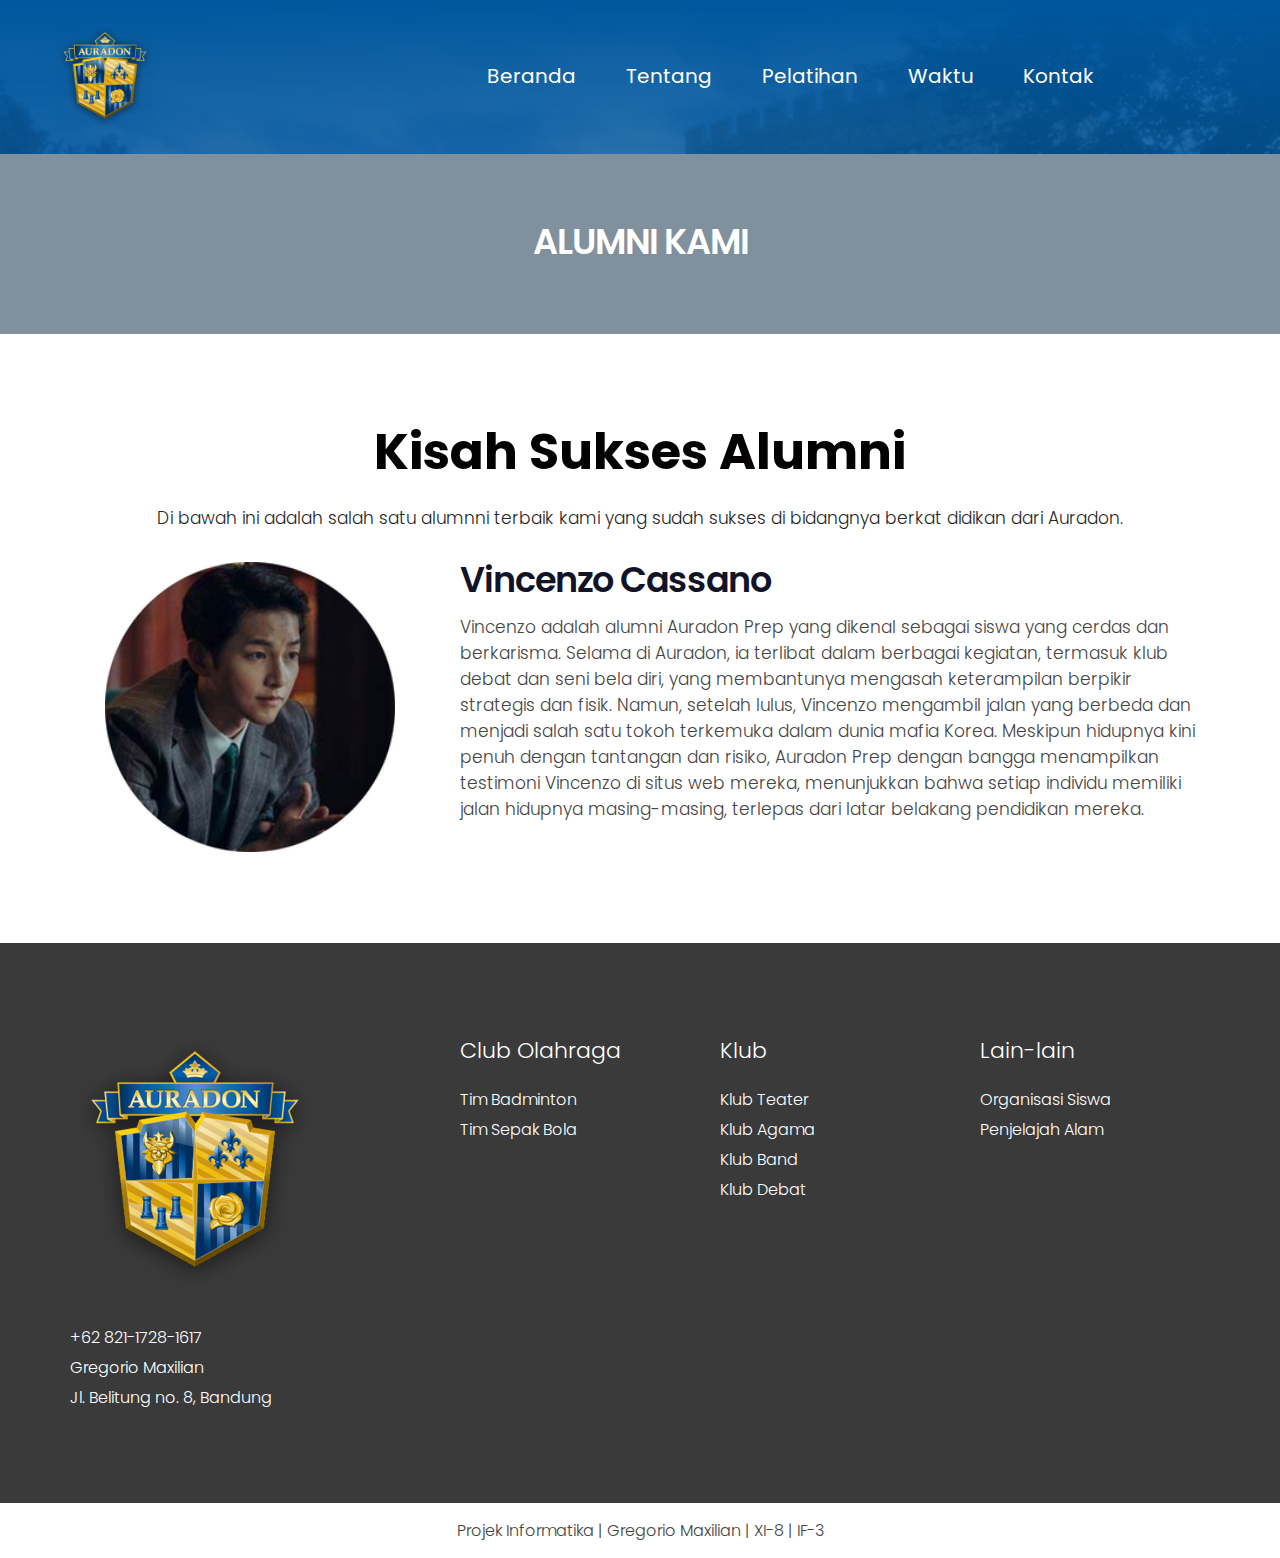
<file: park kir ran.html>
<!DOCTYPE html>
<html lang="en">
   <!-- Basic -->
   <meta charset="utf-8">
   <meta http-equiv="X-UA-Compatible" content="IE=edge">
   <!-- Mobile Metas -->
   <meta name="viewport" content="width=device-width, initial-scale=1, shrink-to-fit=no">
   <!-- Site Metas -->
   <title>Alumni Auradon</title>
   <meta name="keywords" content="">
   <meta name="description" content="">
   <meta name="author" content="">
   <!-- Site icon -->
   <link rel="icon" href="images/logo_auradon.webp" type="image/webp" />
   <!-- Bootstrap core CSS -->
   <link href="css/bootstrap.css" rel="stylesheet">
   <!-- FontAwesome Icons core CSS -->
   <link href="css/font-awesome.min.css" rel="stylesheet">
   <!-- Custom animate styles for this template -->
   <link href="css/animate.css" rel="stylesheet">
   <!-- Custom styles for this template -->
   <link href="style.css" rel="stylesheet">
   <!-- Responsive styles for this template -->
   <link href="css/responsive.css" rel="stylesheet">
   <!-- Colors for this template -->
   <link href="css/colors.css" rel="stylesheet">
   <!-- Lightbox gallery -->
   <link href="css/ekko-lightbox.css" rel="stylesheet">
   <!--[if lt IE 9]>
   <script src="https://oss.maxcdn.com/libs/html5shiv/3.7.0/html5shiv.js"></script>
   <script src="https://oss.maxcdn.com/libs/respond.js/1.4.2/respond.min.js"></script>
   <![endif]-->
   </head>
   <body id="inner_page">
      <!-- header -->
      <header class="header">
        <div class="header_top_section">
           <div class="container">
              <div class="row">
               <div class="col-lg-3">
                  <div class="full">
                     <div class="logo">
                        <a href="index.html"><img src="images/logo_auradon.webp" alt="logo_auradon" width="100" height="auto" /></a>
                     </div>
                  </div>
               </div>
               <div class="col-lg-9 site_information">
                  <div class="full">
                     <div class="main_menu">
                        <nav class="navbar navbar-inverse navbar-toggleable-md">
                           <button class="navbar-toggler" type="button" data-toggle="collapse" data-target="#cloapediamenu" aria-controls="cloapediamenu" aria-expanded="false" aria-label="Toggle navigation">
                           <span class="float-left">Menu</span>
                           <span class="float-right"><i class="fa fa-bars"></i> <i class="fa fa-close"></i></span>
                           </button>
                           <div class="collapse navbar-collapse justify-content-md-center" id="cloapediamenu">
                              <ul class="navbar-nav">
                                 <li class="nav-item active">
                                    <a class="nav-link" href="index.html">Beranda</a>
                                 </li>
                                 <li class="nav-item">
                                    <a class="nav-link color-aqua-hover" href="about.html">Tentang</a>
                                 </li>
                                 <li class="nav-item">
                                    <a class="nav-link color-aqua-hover" href="coaching.html">Pelatihan</a>
                                 </li>
                                 <li class="nav-item">
                                    <a class="nav-link color-grey-hover" href="time.html">Waktu</a>
                                 </li>
                                 <li class="nav-item">
                                    <a class="nav-link color-grey-hover" href="contact.html">Kontak</a>
                                 </li>
                              </ul>
                           </div>
                        </nav>
                     </div>
                  </div>
               </div>
            </div>
           </div>
        </div>
      </header>
      <!-- end header -->
      
      <!-- section -->
      <section class="main_full inner_page">
        <div class="container-fluid">
          <div class="row">
             <div class="full">
               <h3>Alumni Kami</h3>    
             </div>
          </div>
        </div>
      </section>
      <!-- end section -->

      <!-- section -->
      <section class="layout_padding section">
         <div class="container">
            <div class="row">
               <div class="col-lg-12 text_align_center">
                  <div class="full heading_s1">
                     <h2>Kisah Sukses Alumni</h2>
                  </div>
                  <div class="full">
                     <p class="large">Di bawah ini adalah salah satu alumnni terbaik kami yang sudah sukses di bidangnya berkat didikan dari Auradon.</p>
                  </div>
               </div>
            </div>
            <div class="row">
               <div class="col-md-4 d-flex justify-content-center">
                   <img class="img-responsive profile-image" src="images/Park Kir Ran.png" alt="parkiran" />
               </div>
               <div class="col-md-8 profile-text">
                   <h3>Vincenzo Cassano</h3>
                   <p>Vincenzo adalah alumni Auradon Prep yang dikenal sebagai siswa yang cerdas dan berkarisma. Selama di Auradon, ia terlibat dalam berbagai kegiatan, termasuk klub debat dan seni bela diri, yang membantunya mengasah keterampilan berpikir strategis dan fisik. Namun, setelah lulus, Vincenzo mengambil jalan yang berbeda dan menjadi salah satu tokoh terkemuka dalam dunia mafia Korea. Meskipun hidupnya kini penuh dengan tantangan dan risiko, Auradon Prep dengan bangga menampilkan testimoni Vincenzo di situs web mereka, menunjukkan bahwa setiap individu memiliki jalan hidupnya masing-masing, terlepas dari latar belakang pendidikan mereka.</p>
               </div>
           </div>
           
            <div class="row">
               <div class="col-md-12">
                  <div class="full center">
                  </div>
               </div>
            </div>
         </div>
      </section>
      <!-- end section -->
     
      <!-- footer -->
      <footer class="footer layout_padding">
         <div class="container">
            <div class="row">
               <div class="col-md-4 col-sm-12">
                  <a href="index.html"><img class="img-responsive" src="images/logo_auradon.webp" alt="logo auradon" /></a>
                  <div class="footer_link_heading">
                     <div class="footer_menu margin_top_30">
                     <ul>
                        <li><a href="tel:082117281617">+62 821-1728-1617</a></li>
                        <li><a href="https://www.instagram.com/ggregoriyoo/">Gregorio Maxilian</a></li>
                        <li><a href="https://g.co/kgs/38fV2mW">Jl. Belitung no. 8, Bandung</a></li>
                     </ul>
                  </div>
                  </div>
               </div>
                <div class="col-md-8">
                 <div class="row">
                    <div class="col-md-4 col-sm-12">
                  <div class="footer_link_heading">
                     <h3>Club Olahraga</h3>
                  </div>
                  <div class="footer_menu">
                     <ul>
                        <li><a href="https://www.instagram.com/bcsman3/">Tim Badminton</a></li>
                        <li><a href="https://www.instagram.com/belitungmuda.3/">Tim Sepak Bola</a></li>
                     </ul>
                  </div>
               </div>
               <div class="col-md-4 col-sm-12">
                  <div class="footer_link_heading">
                     <h3>Klub</h3>
                  </div>
                  <div class="footer_menu">
                    <ul>
                       <li><a href="https://www.instagram.com/tiloestheatre/">Klub Teater</a></li>
                       <li><a href="https://www.instagram.com/dkmaf03/">Klub Agama</a></li>
                       <li><a href="https://www.instagram.com/band3bandung/">Klub Band</a></li>
                       <li><a href="https://www.instagram.com/spedrasta3/">Klub Debat</a></li>
                    </ul>
                  </div>
               </div>
                <div class="col-md-4 col-sm-12">
                  <div class="footer_link_heading">
                     <h3>Lain-lain</h3>
                  </div>
                  <div class="footer_menu">
                    <ul>
                       <li><a href="https://www.instagram.com/osissman3bdg/">Organisasi Siswa</a></li>
                       <li><a href="https://www.instagram.com/ppajamadagni/">Penjelajah Alam</a></li>
                    </ul>
                  </div>
               </div>
                 </div>
               </div>
            </div>
         </div>
      </footer>
      <div class="cpy">
        <div class="container">
           <div class="row">
             <div class="col-md-12">
               <p>Projek Informatika | Gregorio Maxilian | XI-8 | IF-3</p>
             </div>
           </div>
        </div>
      </div>
      <!-- end footer -->
      <!-- Core JavaScript
         ================================================== -->
      <script src="js/jquery.min.js"></script>
      <script src="js/tether.min.js"></script>
      <script src="js/bootstrap.min.js"></script>
      <script src="js/parallax.js"></script>
      <script src="js/animate.js"></script>
      <script src="js/ekko-lightbox.js"></script>
      <script src="js/custom.js"></script>
   </body>
</html>
</file>
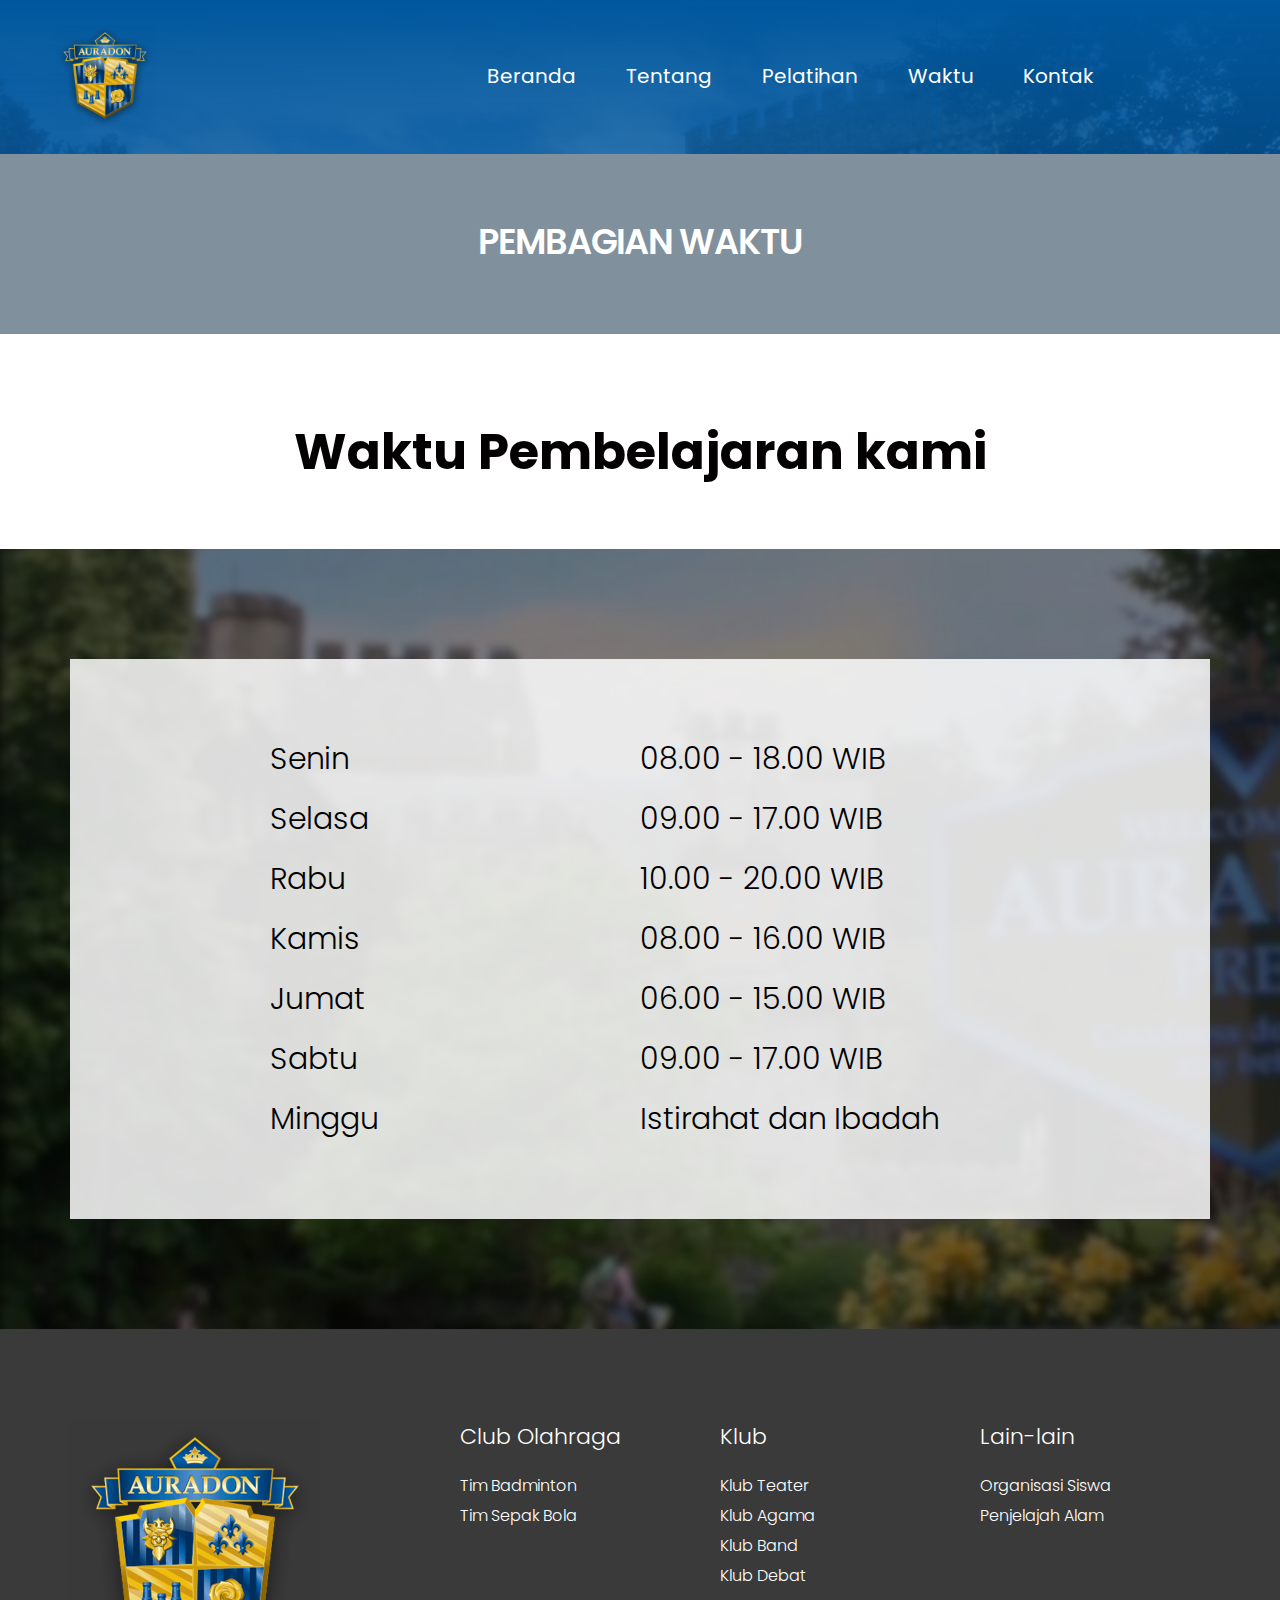
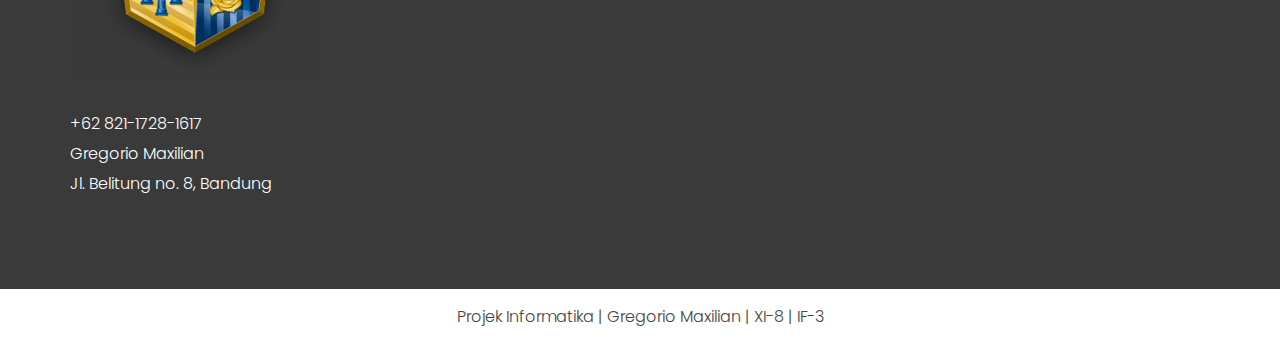
<file: time.html>
<!DOCTYPE html>
<html lang="en">
   <!-- Basic -->
   <meta charset="utf-8">
   <meta http-equiv="X-UA-Compatible" content="IE=edge">
   <!-- Mobile Metas -->
   <meta name="viewport" content="width=device-width, initial-scale=1, shrink-to-fit=no">
   <!-- Site Metas -->
   <title>Waktu Auradon</title>
   <meta name="keywords" content="">
   <meta name="description" content="">
   <meta name="author" content="">
   <!-- site icon -->
   <link rel="icon" href="images/logo_auradon.webp" type="image/webp" />
   <!-- Bootstrap core CSS -->
   <link href="css/bootstrap.css" rel="stylesheet">
   <!-- FontAwesome Icons core CSS -->
   <link href="css/font-awesome.min.css" rel="stylesheet">
   <!-- Custom animate styles for this template -->
   <link href="css/animate.css" rel="stylesheet">
   <!-- Custom styles for this template -->
   <link href="style.css" rel="stylesheet">
   <!-- Responsive styles for this template -->
   <link href="css/responsive.css" rel="stylesheet">
   <!-- Colors for this template -->
   <link href="css/colors.css" rel="stylesheet">
   <!-- light box gallery -->
   <link href="css/ekko-lightbox.css" rel="stylesheet">
   <!--[if lt IE 9]>
   <script src="https://oss.maxcdn.com/libs/html5shiv/3.7.0/html5shiv.js"></script>
   <script src="https://oss.maxcdn.com/libs/respond.js/1.4.2/respond.min.js"></script>
   <![endif]-->
   </head>
   <body id="inner_page">
      <!-- header -->
      <header class="header">

        <div class="header_top_section">
           <div class="container">
              <div class="row">
               <div class="col-lg-3">
                  <div class="full">
                     <div class="logo">
                        <a href="index.html"><img src="images/logo_auradon.webp" alt="logo_auradon" width="100" height="auto" /></a>
                     </div>
                  </div>
               </div>
               <div class="col-lg-9 site_information">
                  <div class="full">
                     <div class="main_menu">
                        <nav class="navbar navbar-inverse navbar-toggleable-md">
                           <button class="navbar-toggler" type="button" data-toggle="collapse" data-target="#cloapediamenu" aria-controls="cloapediamenu" aria-expanded="false" aria-label="Toggle navigation">
                           <span class="float-left">Menu</span>
                           <span class="float-right"><i class="fa fa-bars"></i> <i class="fa fa-close"></i></span>
                           </button>
                           <div class="collapse navbar-collapse justify-content-md-center" id="cloapediamenu">
                              <ul class="navbar-nav">
                                 <li class="nav-item active">
                                    <a class="nav-link" href="index.html">Beranda</a>
                                 </li>
                                 <li class="nav-item">
                                    <a class="nav-link color-aqua-hover" href="about.html">Tentang</a>
                                 </li>
                                 <li class="nav-item">
                                    <a class="nav-link color-aqua-hover" href="coaching.html">Pelatihan</a>
                                 </li>
                                 <li class="nav-item">
                                    <a class="nav-link color-grey-hover" href="time.html">Waktu</a>
                                 </li>
                                 <li class="nav-item">
                                    <a class="nav-link color-grey-hover" href="contact.html">Kontak</a>
                                 </li>
                              </ul>
                           </div>
                        </nav>
                     </div>
                  </div>
               </div>
            </div>
           </div>
        </div>

      </header>
      <!-- end header -->
      
      <!-- section -->
      <section class="main_full inner_page">
        <div class="container-fluid">
          <div class="row">
             <div class="full">
               <h3>Pembagian Waktu</h3>    
             </div>
          </div>
        </div>
      </section>
      <!-- end section -->

      <!-- section -->
      <section class="layout_padding section padding_bottom_0">
         <div class="container-fluid">
            <div class="row">
               <div class="col-lg-12 text_align_center">
                  <div class="full heading_s1">
                     <h2>Waktu Pembelajaran kami</h2>
                  </div>
               </div>
            </div>
            <div class="row">
              <div class="col-md-12 cours_timging_bg">
                 <div class="container">
                  <div class="time_table">
                     <ul><li>Senin</li><li>08.00 - 18.00 WIB</li></ul>
                     <ul><li>Selasa</li><li>09.00 - 17.00 WIB</li></ul>
                     <ul><li>Rabu</li><li>10.00 - 20.00 WIB</li></ul>
                     <ul><li>Kamis</li><li>08.00 - 16.00 WIB</li></ul>
                     <ul><li>Jumat</li><li>06.00 - 15.00 WIB</li></ul>
                     <ul><li>Sabtu</li><li>09.00 - 17.00 WIB</li></ul>
                     <ul><li>Minggu</li><li>Istirahat dan Ibadah</li></ul>
                  </div>
                 </div>        
              </div> 
            </div>
         </div>
      </section>
      <!-- end section -->
     
      <!-- footer -->
      <footer class="footer layout_padding">
         <div class="container">
            <div class="row">

               <div class="col-md-4 col-sm-12">
                  <a href="index.html"><img class="img-responsive" src="images/logo_auradon.webp" alt="logo auradon" /></a>
                  <div class="footer_link_heading">
                     <div class="footer_menu margin_top_30">
                     <ul>
                        <li><a href="tel:082117281617">+62 821-1728-1617</a></li>
                        <li><a href="https://www.instagram.com/ggregoriyoo/">Gregorio Maxilian</a></li>
                        <li><a href="https://g.co/kgs/38fV2mW">Jl. Belitung no. 8, Bandung</a></li>
                     </ul>
                  </div>
                  </div>
               </div>
               
               <div class="col-md-8">
                 <div class="row">
                    <div class="col-md-4 col-sm-12">
                  <div class="footer_link_heading">
                     <h3>Club Olahraga</h3>
                  </div>
                  <div class="footer_menu">
                     <ul>
                        <li><a href="https://www.instagram.com/bcsman3/">Tim Badminton</a></li>
                        <li><a href="https://www.instagram.com/belitungmuda.3/">Tim Sepak Bola</a></li>
                     </ul>
                  </div>
               </div>

               <div class="col-md-4 col-sm-12">
                  <div class="footer_link_heading">
                     <h3>Klub</h3>
                  </div>
                  <div class="footer_menu">
                    <ul>
                       <li><a href="https://www.instagram.com/tiloestheatre/">Klub Teater</a></li>
                       <li><a href="https://www.instagram.com/dkmaf03/">Klub Agama</a></li>
                       <li><a href="https://www.instagram.com/band3bandung/">Klub Band</a></li>
                       <li><a href="https://www.instagram.com/spedrasta3/">Klub Debat</a></li>
                    </ul>
                  </div>
               </div>
               
               <div class="col-md-4 col-sm-12">
                  <div class="footer_link_heading">
                     <h3>Lain-lain</h3>
                  </div>
                  <div class="footer_menu">
                    <ul>
                       <li><a href="https://www.instagram.com/osissman3bdg/">Organisasi Siswa</a></li>
                       <li><a href="https://www.instagram.com/ppajamadagni/">Penjelajah Alam</a></li>
                    </ul>
                  </div>
               </div>
                 </div>
               </div>
               
            </div>
         </div>
      </footer>
      <div class="cpy">
        <div class="container">
           <div class="row">
             <div class="col-md-12">
               <p>Projek Informatika | Gregorio Maxilian | XI-8 | IF-3</p>
             </div>
           </div>
        </div>
      </div>
      <!-- end footer -->
      <!-- Core JavaScript
         ================================================== -->
      <script src="js/jquery.min.js"></script>
      <script src="js/tether.min.js"></script>
      <script src="js/bootstrap.min.js"></script>
      <script src="js/parallax.js"></script>
      <script src="js/animate.js"></script>
      <script src="js/ekko-lightbox.js"></script>
      <script src="js/custom.js"></script>
   </body>
</html>
</file>
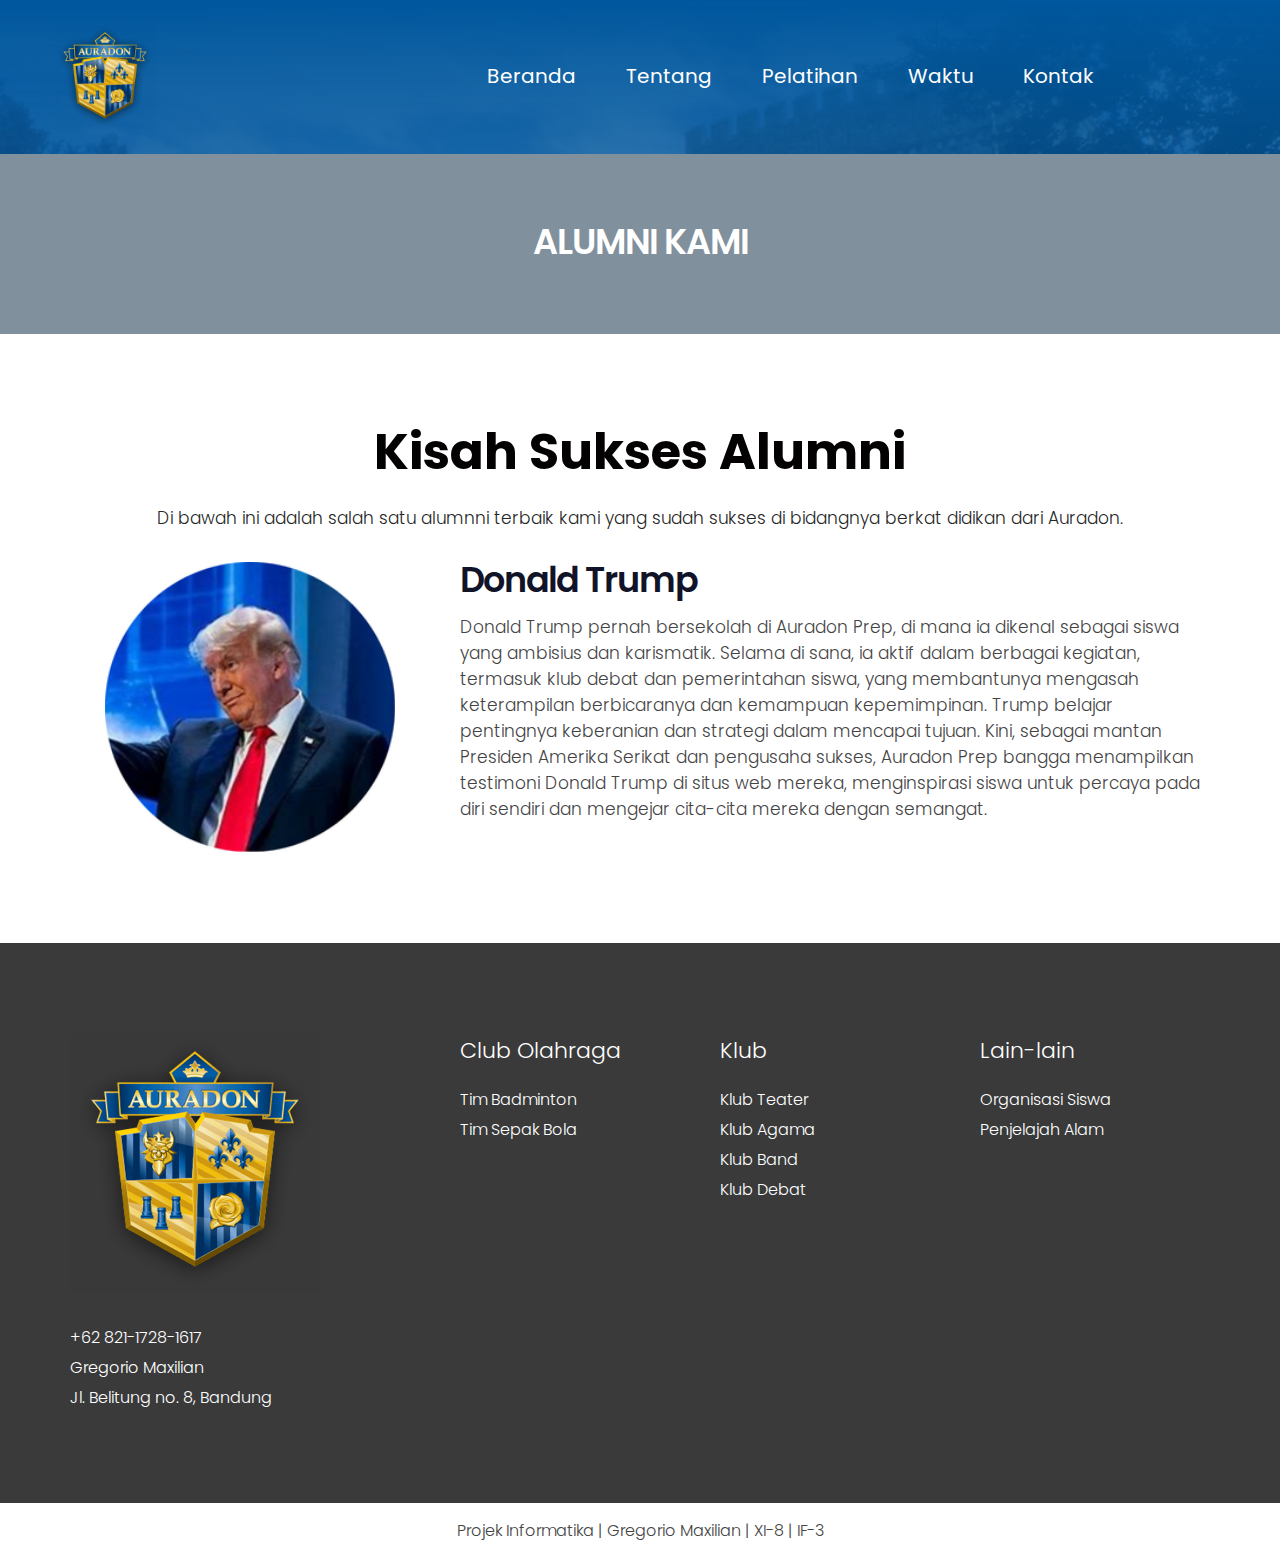
<file: trump.html>
<!DOCTYPE html>
<html lang="en">
   <!-- Basic -->
   <meta charset="utf-8">
   <meta http-equiv="X-UA-Compatible" content="IE=edge">
   <!-- Mobile Metas -->
   <meta name="viewport" content="width=device-width, initial-scale=1, shrink-to-fit=no">
   <!-- Site Metas -->
   <title>Alumni Auradon</title>
   <meta name="keywords" content="">
   <meta name="description" content="">
   <meta name="author" content="">
   <!-- Site icon -->
   <link rel="icon" href="images/logo_auradon.webp" type="image/webp" />
   <!-- Bootstrap core CSS -->
   <link href="css/bootstrap.css" rel="stylesheet">
   <!-- FontAwesome Icons core CSS -->
   <link href="css/font-awesome.min.css" rel="stylesheet">
   <!-- Custom animate styles for this template -->
   <link href="css/animate.css" rel="stylesheet">
   <!-- Custom styles for this template -->
   <link href="style.css" rel="stylesheet">
   <!-- Responsive styles for this template -->
   <link href="css/responsive.css" rel="stylesheet">
   <!-- Colors for this template -->
   <link href="css/colors.css" rel="stylesheet">
   <!-- Lightbox gallery -->
   <link href="css/ekko-lightbox.css" rel="stylesheet">
   <!--[if lt IE 9]>
   <script src="https://oss.maxcdn.com/libs/html5shiv/3.7.0/html5shiv.js"></script>
   <script src="https://oss.maxcdn.com/libs/respond.js/1.4.2/respond.min.js"></script>
   <![endif]-->
   </head>
   <body id="inner_page">
      <!-- header -->
      <header class="header">
        <div class="header_top_section">
           <div class="container">
              <div class="row">
               <div class="col-lg-3">
                  <div class="full">
                     <div class="logo">
                        <a href="index.html"><img src="images/logo_auradon.webp" alt="logo_auradon" width="100" height="auto" /></a>
                     </div>
                  </div>
               </div>
               <div class="col-lg-9 site_information">
                  <div class="full">
                     <div class="main_menu">
                        <nav class="navbar navbar-inverse navbar-toggleable-md">
                           <button class="navbar-toggler" type="button" data-toggle="collapse" data-target="#cloapediamenu" aria-controls="cloapediamenu" aria-expanded="false" aria-label="Toggle navigation">
                           <span class="float-left">Menu</span>
                           <span class="float-right"><i class="fa fa-bars"></i> <i class="fa fa-close"></i></span>
                           </button>
                           <div class="collapse navbar-collapse justify-content-md-center" id="cloapediamenu">
                              <ul class="navbar-nav">
                                 <li class="nav-item active">
                                    <a class="nav-link" href="index.html">Beranda</a>
                                 </li>
                                 <li class="nav-item">
                                    <a class="nav-link color-aqua-hover" href="about.html">Tentang</a>
                                 </li>
                                 <li class="nav-item">
                                    <a class="nav-link color-aqua-hover" href="coaching.html">Pelatihan</a>
                                 </li>
                                 <li class="nav-item">
                                    <a class="nav-link color-grey-hover" href="time.html">Waktu</a>
                                 </li>
                                 <li class="nav-item">
                                    <a class="nav-link color-grey-hover" href="contact.html">Kontak</a>
                                 </li>
                              </ul>
                           </div>
                        </nav>
                     </div>
                  </div>
               </div>
            </div>
           </div>
        </div>
      </header>
      <!-- end header -->
      
      <!-- section -->
      <section class="main_full inner_page">
        <div class="container-fluid">
          <div class="row">
             <div class="full">
               <h3>Alumni Kami</h3>    
             </div>
          </div>
        </div>
      </section>
      <!-- end section -->

      <!-- section -->
      <section class="layout_padding section">
         <div class="container">
            <div class="row">
               <div class="col-lg-12 text_align_center">
                  <div class="full heading_s1">
                     <h2>Kisah Sukses Alumni</h2>
                  </div>
                  <div class="full">
                     <p class="large">Di bawah ini adalah salah satu alumnni terbaik kami yang sudah sukses di bidangnya berkat didikan dari Auradon.</p>
                  </div>
               </div>
            </div>
            <div class="row">
               <div class="col-md-4 d-flex justify-content-center">
                   <img class="img-responsive profile-image" src="images/trump.png" alt="trump" />
               </div>
               <div class="col-md-8 profile-text">
                   <h3>Donald Trump</h3>
                   <p>Donald Trump pernah bersekolah di Auradon Prep, di mana ia dikenal sebagai siswa yang ambisius dan karismatik. Selama di sana, ia aktif dalam berbagai kegiatan, termasuk klub debat dan pemerintahan siswa, yang membantunya mengasah keterampilan berbicaranya dan kemampuan kepemimpinan. Trump belajar pentingnya keberanian dan strategi dalam mencapai tujuan. Kini, sebagai mantan Presiden Amerika Serikat dan pengusaha sukses, Auradon Prep bangga menampilkan testimoni Donald Trump di situs web mereka, menginspirasi siswa untuk percaya pada diri sendiri dan mengejar cita-cita mereka dengan semangat.</p>
               </div>
           </div>
           
            <div class="row">
               <div class="col-md-12">
                  <div class="full center">
                  </div>
               </div>
            </div>
         </div>
      </section>
      <!-- end section -->
     
      <!-- footer -->
      <footer class="footer layout_padding">
         <div class="container">
            <div class="row">
               <div class="col-md-4 col-sm-12">
                  <a href="index.html"><img class="img-responsive" src="images/logo_auradon.webp" alt="logo auradon" /></a>
                  <div class="footer_link_heading">
                     <div class="footer_menu margin_top_30">
                     <ul>
                        <li><a href="tel:082117281617">+62 821-1728-1617</a></li>
                        <li><a href="https://www.instagram.com/ggregoriyoo/">Gregorio Maxilian</a></li>
                        <li><a href="https://g.co/kgs/38fV2mW">Jl. Belitung no. 8, Bandung</a></li>
                     </ul>
                  </div>
                  </div>
               </div>
                <div class="col-md-8">
                 <div class="row">
                    <div class="col-md-4 col-sm-12">
                  <div class="footer_link_heading">
                     <h3>Club Olahraga</h3>
                  </div>
                  <div class="footer_menu">
                     <ul>
                        <li><a href="https://www.instagram.com/bcsman3/">Tim Badminton</a></li>
                        <li><a href="https://www.instagram.com/belitungmuda.3/">Tim Sepak Bola</a></li>
                     </ul>
                  </div>
               </div>
               <div class="col-md-4 col-sm-12">
                  <div class="footer_link_heading">
                     <h3>Klub</h3>
                  </div>
                  <div class="footer_menu">
                    <ul>
                       <li><a href="https://www.instagram.com/tiloestheatre/">Klub Teater</a></li>
                       <li><a href="https://www.instagram.com/dkmaf03/">Klub Agama</a></li>
                       <li><a href="https://www.instagram.com/band3bandung/">Klub Band</a></li>
                       <li><a href="https://www.instagram.com/spedrasta3/">Klub Debat</a></li>
                    </ul>
                  </div>
               </div>
                <div class="col-md-4 col-sm-12">
                  <div class="footer_link_heading">
                     <h3>Lain-lain</h3>
                  </div>
                  <div class="footer_menu">
                    <ul>
                       <li><a href="https://www.instagram.com/osissman3bdg/">Organisasi Siswa</a></li>
                       <li><a href="https://www.instagram.com/ppajamadagni/">Penjelajah Alam</a></li>
                    </ul>
                  </div>
               </div>
                 </div>
               </div>
            </div>
         </div>
      </footer>
      <div class="cpy">
        <div class="container">
           <div class="row">
             <div class="col-md-12">
               <p>Projek Informatika | Gregorio Maxilian | XI-8 | IF-3</p>
             </div>
           </div>
        </div>
      </div>
      <!-- end footer -->
      <!-- Core JavaScript
         ================================================== -->
      <script src="js/jquery.min.js"></script>
      <script src="js/tether.min.js"></script>
      <script src="js/bootstrap.min.js"></script>
      <script src="js/parallax.js"></script>
      <script src="js/animate.js"></script>
      <script src="js/ekko-lightbox.js"></script>
      <script src="js/custom.js"></script>
   </body>
</html>
</file>
<file: style.css>
/*-------------------------------------------------------------------
    File Name: style.css
-------------------------------------------------------------------*/

/*-------------------------------------------------------------------
    1.import file
-------------------------------------------------------------------*/

@import url('https://fonts.googleapis.com/css?family=Poppins:100,100i,200,200i,300,300i,400,400i,500,500i,600,600i,700,700i,800,800i,900,900i');
@import url('https://fonts.googleapis.com/css?family=Raleway:100,100i,200,200i,300,300i,400,400i,500,500i,600,600i,700,700i,800,800i,900,900i');

/*-------------------------------------------------------------------
    2.basic
-------------------------------------------------------------------*/

body {
    font-size: 14px;
    line-height: normal;
    background-color: #fff;
}

body {
    overflow-x: hidden;
}

* {
    margin: 0;
    padding: 0;
    box-sizing: border-box;
}

h1,
h2,
h3,
h4,
h5,
body,
p {
    font-family: 'Poppins', sans-serif;
}

h1,
h2,
h3,
h4,
h5,
h6 {
    font-weight: 700;
    color: #111428;
}

h1:hover a,
h2:hover a,
h3:hover a,
h4:hover a,
h5:hover a,
h6:hover a {
    color: #121212 !important;
}

h1 {
    font-size: 32px;
    line-height: 40px;
    margin-bottom: 23px
}

h2 {
    font-size: 50px;
    line-height: 55px;
    margin-bottom: 20px;
    color: #030101;
    font-weight: 700;
}

h3 {
    font-size: 35px;
    line-height: normal;
    margin-bottom: 17px;
    font-weight: 600;
    color: #111428;
    letter-spacing: -1px;
    line-height: 35px;
}

h4 {
    font-size: 19px;
    line-height: 29px;
    margin-bottom: 14px
}

h5 {
    font-size: 17px;
    line-height: 25px;
    margin-bottom: 11px
}

h6 {
    font-size: 16px;
    line-height: 24px;
    margin-bottom: 11px
}

a {
    color: #121212;
}

body,
p {
    color: #9f9f9f;
}

p {
    margin-bottom: 30px;
    font-size: 17px;
    line-height: normal;
    color: #444;
    font-weight: 300;
}

p.large {
    margin-bottom: 30px;
    font-size: 17px;
    line-height: 28px;
    color: #252626;
    font-weight: 300;
    margin-top: 5px;
}

ol,
ul {
    list-style: none;
    margin: 0;
}

a {
    text-decoration: none !important;
}

.white_fonts p,
.white_fonts h1,
.white_fonts h2,
.white_fonts h3,
.white_fonts h4,
.white_fonts h5,
.white_fonts h6,
.white_fonts ul,
.white_fonts ul li,
.white_fonts ul li a,
.white_fonts ul i,
.white_fonts .post_info i,
.white_fonts div,
.white_fonts a.read_morem,
.white_fonts small {
    color: #fff !important;
}

.blockquote {
    border: 1px solid #e2e2e2 !important;
    background: #fff none repeat scroll 0 0;
    font-size: 1.1rem;
    font-style: italic;
    margin-bottom: 1.5rem;
    border-radius: 0 !important;
    padding: 2rem;
}

.check li:before {
    content: "\f06c";
    font-family: "FontAwesome";
    font-size: 16px;
    left: 0;
    padding-right: 8px;
    position: relative;
    top: 2px;
}

.check li {
    list-style: none;
    margin-bottom: 0.5rem;
}

.check li:last-child {
    margin-bottom: 0;
}

.check {
    margin-left: 0;
    padding-left: 0;
    margin: 0;
}

.check li a {}

hr.invis {
    border: 0;
    margin: 2rem 0;
}

.margin_top_0 {
    margin-top: 0 !important;
}

.margin_top_10 {
    margin-top: 10px;
}

.margin_top_20 {
    margin-top: 20px;
}

.margin_top_30 {
    margin-top: 30px !important;
}

.margin_top_40 {
    margin-top: 40px;
}

.margin_top_50 {
    margin-top: 50px !important;
}

.margin_top_60 {
    margin-top: 60px;
}

.margin_top_70 {
    margin-top: 70px;
}

.margin_top_80 {
    margin-top: 80px;
}

.margin_top_90 {
    margin-top: 90px;
}

.margin_top_100 {
    margin-top: 100px;
}

.margin_bottom_0 {
    margin-bottom: 0 !important;
}

.margin_bottom_10 {
    margin-bottom: 10px;
}

.margin_bottom_20 {
    margin-bottom: 20px;
}

.margin_bottom_30 {
    margin-bottom: 30px;
}

.margin_bottom_40 {
    margin-bottom: 40px;
}

.margin_bottom_50 {
    margin-bottom: 50px;
}

.margin_bottom_60 {
    margin-bottom: 60px;
}

.margin_bottom_70 {
    margin-bottom: 70px;
}

.margin_bottom_80 {
    margin-bottom: 80px;
}

.margin_bottom_90 {
    margin-bottom: 90px;
}

.margin_bottom_100 {
    margin-bottom: 100px;
}

.span1,
.span2,
.span3,
.span4,
.span5,
.span6,
.span7,
.span8,
.span9,
.span10 {
    padding: 0 15px;
    float: left;
    min-height: 25px;
}

.border_radius_0 {
    border-radius: 0 !important;
}

.span1 {
    width: 10%;
}

.span2 {
    width: 20%;
}

.span3 {
    width: 30%;
}

.span4 {
    width: 40%;
}

.span5 {
    width: 50%;
}

.span6 {
    width: 60%;
}

.span7 {
    width: 70%;
}

.span8 {
    width: 80%;
}

.span9 {
    width: 90%;
}

.span10 {
    width: 100%;
}

.center {
    justify-content: center;
    display: flex;
}

.full {
    width: 100%;
    float: left;
}

.only_md_display {
    display: none;
}

.cpy p {
    margin: 0;
}

.cpy p {
    margin: 15px 0;
    text-align: center;
    font-size: 16px;
    font-weight: 300;
}

.margin_bottom_0 {
    margin-bottom: 0 !important; 
}

a:focus, a:hover {
    color: #06389e;
    text-decoration: underline;
}

button {
    cursor: pointer;
}

button.navbar-toggler .fa-close {
    display: none;
}

button.navbar-toggler[aria-expanded="false"] .fa-bars {
    display: block;
}

button.navbar-toggler[aria-expanded="true"] .fa-close {
    display: block;
}

button.navbar-toggler[aria-expanded="true"] .fa-bars {
    display: none;
}

.footer_menu ul li {
    font-size: 16px;
    line-height: 30px;
}

.footer_menu ul li a {
    color: #fff;
    font-weight: 300;
}

.field input {
    width: 100%;
    margin-top: 10px;
    border: none;
    min-height: 45px;
    padding: 0 20px;
    line-height: 45px;
    font-size: 15px;
    font-family: 'Poppins', sans-serif;
}

.form_cont form {
    width: 100%;
}

.form_cont form input {
    width: 100%;
    border-radius: 200px;
    height: 60px;
    padding: 10px 30px;
    background: #e7e6e6;
    font-size: 17px;
    color: #929292;
    font-weight: 200;
    border: none;
    margin: 20px 0 0 0;
}

.form_cont form textarea {
    width: 100%;
    border-radius: 200px;
    height: 100px;
    padding: 20px 30px;
    background: #e7e6e6;
    font-size: 17px;
    color: #929292;
    border: none;
    font-weight: 200;
    margin: 20px 0 0 0;
}

.form_cont button {
    width: 185px;
    background: #f06008;
    border: none;
    color: #fff;
    height: 65px;
    font-size: 18px;
    font-weight: 300;
    border-radius: 100px;
    line-height: 72px;
    text-transform: uppercase;
    margin-top: 20px;
}

.padding_bottom_0 {
    padding-bottom: 0 !important;
}

.padding-left_0 {
    padding-left: 0;
}

.blog_detail h3 {
    text-transform: none;
    font-weight: 500;
    line-height: 32px;
    margin-bottom: 20px;
    text-align: justify;
}

.form_contact_main .field {
    width: 50%;
    float: left;
    padding: 0 5px;
}

.half_grey_section {
    background: #252525;
}

.br_single_blog_2 {
    float: left;
    width: 100%;
    margin: 15px 0;
}

.br_single_blog_2 hr {
    border-top: 2px dotted #d3d3d3;
    margin-top: 25px;
    margin-bottom: 25px;
}

.layout_padding_grey_half {
    padding: 80px 105px 80px 90px;
    text-align: center;
}

.layout_padding {
    padding: 90px 0;
}

.width_50 {
    width: 50%;
}

.ekko-lightbox-nav-overlay a {
    opacity: 1 !important;
}

.ekko-lightbox .modal-content {
    box-shadow: none !important;
    border: solid #fff 4px;
}

.modal-backdrop.show {
    opacity: 0.7;
}

.text_align_center {
    text-align: center;
}

.field {
    float: left;
    width: 100%;
    margin-bottom: 5px;
}

.field label {
    float: left;
    width: 36%;
    font-size: 14px;
    font-weight: 500;
    color: #000000;
    margin: 0;
    min-height: 40px;
    line-height: 40px;
}

.custom_field {
    float: right;
    width: 64%;
    background: #f8f8f8;
    border: solid #e1e1e1 1px;
    min-height: 40px;
    border-radius: 5px;
    color: #000;
    font-size: 14px;
    padding: 5px 15px;
}

.field label {
    float: left;
    width: 36%;
    font-size: 14px;
    font-weight: 500;
    color: #000000;
    margin: 0;
    min-height: 40px;
    line-height: 40px;
}

.form_full label {
    width: 100%;
}

form#commant_form div.field textarea.custom_field {
    margin-bottom: 10px;
}

.form_full textarea {
    min-height: 100px;
    width: 100%;
}

.border-radius_0 {
    border-radius: 0 !important;
}

.form_full input,
.form_full select {
    width: 100%;
    height: 50px;
}

.main_full.inner_page {
    background: #80909c;
    text-align: center;
    min-height: 180px;
}

.main_full.inner_page h3 {
    color: #fff;
    margin: 0;
    font-weight: 600;
    text-transform: uppercase;
    line-height: 175px;
    text-align: center;
}

.small_heading.main-heading {
    margin-bottom: 20px;
    width: 100%;
}

.small_heading.main-heading h2 {
    font-size: 20px;
    margin-bottom: 5px;
    font-weight: 600;
}

.main-heading::after {
    width: 30px;
    height: 4px;
    background: #feb61a;
    content: "";
    margin: 0;
    display: block;
    position: relative;
}

.slide_cont {
    position:
     absolute;
    top: 415px;
    width: 100%;
}

.product_section {
    position: relative;
    z-index: 1;
}

.slider_banner img {
    width: 100%;
}

.slider_banner {
    position: relative;
    text-align: center;
}

.slide_cont {
    position: absolute;
    top: 415px;
}

.slide_cont h3 {
    color: #fff;
    font-size: 70px;
    letter-spacing: -2px;
    margin: 0 0 60px 0;
    font-weight: 700;
}

.slider_cont_inner {

    width: 1085px;
    text-align: center;
    margin: 0 auto;
    margin-top: -120px;
}

.slider_cont_inner p {

    color: #fff;
    font-size: 21px;

}

.time_table ul li {
    font-size: 21px;
    color: #000;
    float: left;
}

.time_table {
    background: rgba(255,255,255,.85);
    margin-top: 110px;
    min-height: 560px;
    padding: 30px;
}

.blue_bt {
    width: 265px;
    height: 65px;
    background: #0e24cb;
    color: #fff;
    text-align: center;
    line-height: 65px;
    font-size: 20px;
    font-weight: 400;
    margin: 45px auto 0;
    display: flex;
    justify-content: center;
}

.blue_bt:hover,
.blue_bt:focus {
   background: #111;
   color: #fff;
   transition: ease all 0.5s;
}

.cours + h3 {
    margin-top: 30px;
    font-size: 28px;
}

.cours img {
    max-width: 100%;
}

.cours_timging_bg {
    background: url("images/gerbang_auradon.png");
    min-height: 780px;
    width: 100%;
    margin-top: 50px;
}

.time_table {
    background: rgba(255,255,255,.85);
    margin-top: 110px;
    min-height: 560px;
    padding: 70px 200px;
}

.time_table ul {
    width: 100%;
}

.time_table ul li {
    float: left;
    width: 50%;
    font-size: 30px;
    font-weight: 300;
    color: #000;
    line-height: 60px;
}

.theme_color_text {
    color: #06389e;
}

.testimonial h3 {
    font-size: 40px;
    font-weight: 400;
    margin-top: 30px;
}

.testimonial h3 small {
    font-size: 22px;
    font-weight: 400;
    line-height: normal;
    margin-top: 0;
    margin-bottom: 0;
    line-height: 1.2;
}

.testimonial h4 {
    font-size: 30px;
    font-weight: 500;
    margin-bottom: 20px;
}

body#inner_page header.header {
    background-image: url('images/auradon_header.png');
    background-size: 100% auto;
    position: relative;
}

.blue_pattern_bg {
    background-image: url('images/blue_bg.png');
    background-attachment: fixed;
    background-position: center center;
    min-height: 300px;
    padding: 100px 0 0;
}

.blue_pattern_bg h4 {
    color: #fff;
    font-size: 28px;
    font-weight: 400;
    margin-bottom: 15px;
}

.blue_pattern_bg p {
    margin: 0 !important;
    color: #fff;
}

.form_subribe input {
    width: 100%;
    background: #fff;
    border: none;
    height: 60px;
    padding: 0 170px 0 25px;
    font-size: 18px;
    line-height: 60px;
}

form {
    position: relative;
}

.form_subribe button {
    background: #f06008;
    border: none;
    color: #fff;
    float: right;
    position: absolute;
    right: 0;
    top: 0;
    width: 170px;
    height: 60px;
    font-size: 18px;
    font-weight: 400;
    line-height: 62px;
}

.form_subribe {
    border-radius: 75px;
    overflow: hidden;
    margin-top: 15px;
}

.footer {
    background: #3a3a3a;
}

.footer_link_heading h3 {
    color: #fff;
    font-size: 22px;
    font-weight: 300;
    letter-spacing: 0;
}

.footer_menu ul {
    list-style: none;
}

.footer_menu ul li {

}

/**---- Style the tab ----**/

.tab-details {
    float: right;
    padding: 2rem 0;
    width: 80%;
    background-color: #ffffff;
}

.tab-details .blog-meta h4 {
    font-size: 14px;
    margin: 0;
    padding: 0.5rem 0 0;
    line-height: 1.4;
}

div.tab {
    float: left;
    padding: 2rem 0;
    width: 20%;
    position: static;
    height: 100%;
    background-color: #121212;
}

div.tab button {
    display: block;
    background-color: inherit;
    color: black;
    padding: 0.9rem 1rem 0.7rem;
    width: 100%;
    border: 0;
    outline: none;
    text-align: right;
    cursor: pointer;
    -webkit-transition: all .3s ease-in-out;
    -moz-transition: all .3s ease-in-out;
    -ms-transition: all .3s ease-in-out;
    -o-transition: all .3s ease-in-out;
    transition: all .3s ease-in-out;
    font-size: 14px;
    font-weight: 400;
    border-bottom: 0 solid #303030;
    line-height: 1;
    text-transform: capitalize;
}

div.tab button:hover,
div.tab button.active {
    background-color: #ffffff;
    border-right: 0 solid #303030;
    border-bottom: 0 solid #303030;
    border-left: 0 solid #303030;
}

div.tab button:hover {
    border-top: 0;
}

.tabcontent {
    padding: 0 2rem;
    display: none;
}

.tabcontent.active {
    display: block;
}


/* Style the topbar-section */

.topsocial .fa {
    margin-right: 0.5rem;
    font-size: 15px;
}

.topbar-section {
    display: block;
    position: relative;
    background-color: #1d1d1d;
    padding: 0.8rem 2rem;
    font-size: 14px;
}

.blog-list-widget .w-100,
.footer,
.header .dropdown-item,
.header .dropdown-item:hover,
.header .dropdown-item:focus,
div.tab button,
.topbar-section,
.topbar-section a {
    color: rgba(255, 255, 255, 1) !important;
}

div.tab button:hover,
div.tab button.active,
.topbar-section a:focus,
.topbar-section a:hover {
    color: rgba(255, 255, 255, 1) !important;
}

.topbar-section .list-inline {
    margin: 0;
    padding: 0;
}

.topbar-section .tooltip-inner {
    margin-top: 10px !important;
}

.topbar-section .list-inline-item {
    padding: 0 0 0 0.5rem !important;
}

.custom-select {
    border: 1px solid #e2e2e2;
    border-radius: 0;
    color: #464a4c;
    display: inline-block;
    font-size: 12px;
    font-weight: lighter;
    line-height: 1.25;
    max-width: 100%;
    min-height: 45px;
    outline: medium none;
    width: 100%;
}

.table-bordered thead td,
.table-bordered thead th {
    border: 0 none;
}

.page-title {
    position: relative;
    padding: 3rem 0 3rem;
}

.page-title h1 {
    font-size: 34px;
    margin-bottom: 0;
    font-weight: bold;
}

.page-title p {
    font-size: 18px;
    margin-bottom: 0;
    padding-bottom: 0;
}

.breadcrumb-item {
    display: inline;
    text-transform: uppercase;
    letter-spacing: 1px;
    font-size: 11px;
    float: none;
}

.breadcrumb {
    margin-top: 1.6em;
    background-color: transparent;
    border-radius: 0;
    list-style: outside none none;
    margin-bottom: 0;
    padding: 0;
}

.withoutdesc .breadcrumb {
    margin-top: 0;
    line-height: 1;
}

.withbg {
    background: rgba(0, 0, 0, 0) url("images/slider_bg.png") no-repeat scroll center bottom;
    height: 245px;
    position: absolute;
    top: 30px;
    width: 100%;
    left: 0;
    right: 0;
    text-align: center;
    margin: auto;
}

select.form-control:not([size]):not([multiple]) {
    color: #767676;
}

.form-control::-webkit-input-placeholder {
    color: #767676;
    opacity: 1;
}

.form-control::-moz-placeholder {
    color: #767676;
    opacity: 1;
}

.form-control:-ms-input-placeholder {
    color: #767676;
    opacity: 1;
}

.form-control::placeholder {
    color: #767676;
    opacity: 1;
}

a {
    text-decoration: none !important
}

.entry {
    position: relative;
}

.entry:hover .magnifier {
    top: 0;
}

.magnifier {
    position: absolute;
    top: 500px;
    left: 0;
    bottom: 0;
    right: 0;
    opacity: 0;
    -webkit-transition: all .3s ease-in-out;
    -moz-transition: all .3s ease-in-out;
    -ms-transition: all .3s ease-in-out;
    -o-transition: all .3s ease-in-out;
    transition: all .3s ease-in-out;
    -webkit-transform: scale(1);
    -moz-transform: scale(1);
    -ms-transform: scale(1);
    -o-transform: scale(1);
    transform: scale(1);
}

.pager p {
    color: #222222;
    padding-bottom: 0;
    margin-bottom: 0;
}

.pager a,
.magni-like a {
    color: #999999;
}

.magni-desc h4 {
    color: #ffffff;
    text-transform: capitalize;
    font-size: 21px;
    padding-bottom: 5px;
    margin-bottom: 0;
}

.magni-desc a {
    color: #ffffff;
}

.magni-desc small {
    opacity: 1;
    color: #ffffff;
    font-size: 12px;
    text-transform: uppercase;
}

.magni-desc {
    position: absolute;
    bottom: 20%;
    margin: -25px auto;
    text-align: center;
    left: 0;
    right: 0;
}

.with-desc .magnifier {
    left: 0;
    background-color: rgba(0, 0, 0, 0.5);
    right: 0;
    bottom: 0;
    top: 0 !important;
}

.with-desc h4 {
    padding: 10px 0 0;
    margin-bottom: 0;
    font-size: 19px;
}

.with-desc small {
    display: block;
    font-size: 11px;
    letter-spacing: 1px;
    text-transform: uppercase;
}

.about_dottat {
    background: url('images/dottet_bg.png');
    background-size: cover;
    background-position: center bottom;
}

/*-------------------------------------------------------------------
    3.header
-------------------------------------------------------------------*/

.header {
    padding: 0;
    margin-top: 0;
    position: absolute;
    z-index: 2;
    width: 100%;
    top: 0;
    background: transparent;
}

.navbar-inverse {
    padding: 0;
    z-index: 1;
}

.navbar-inverse .navbar-nav .nav-link, .navbar-nav .nav-link {
    font-size: 20px;
    font-weight: 400;
    line-height: normal;
    color: #fff;
    letter-spacing: 0px;
    transition: ease all 0.5s;
}

header .main_menu .nav-item.active a.nav-link {
    color: #fff !important;
}

.dropdown-toggle::after {
    display: inline-block;
    width: auto;
    height: auto;
    margin-left: 0.2em;
    margin-top: 0rem;
    vertical-align: middle;
    content: "\f107";
    border: 0;
    font-family: 'FontAwesome';
}

.navbar-toggleable-md .navbar-nav .nav-link {
    padding: 22px 25px 22px ;
}

.header-section {
    padding: 2rem 0 4rem;
    background-color: #ffffff;
}

.logo img {
    max-width: 324px;
    max-width: 100%;
    margin: auto;
    text-align: center;
    display: block;
}

.navbar-nav {
    margin: 0;
}

.header .dropdown-menu {
    box-shadow: none;
    border-radius: 0;
    min-width: 240px;
    border: 0;
    margin-top: 0 !important;
    border-color: #edeff2;
    background-color: #121212;
}

.header .dropdown-item {
    text-transform: capitalize;
    font-size: 14px;
    padding: 10px 1.5rem;
    background-color: #111428;
    font-weight: 300;
}

.header .dropdown ul li:last-child {
    border-bottom: 0;
}

.header .dropdown-item span {
    position: absolute;
    right: 20px;
    top: 2px;
}

.header .container-fluid {
    max-width: 1240px;
}

.header-section {
    margin-bottom: 0;
}

.header .container {
    padding-left: 0;
    padding-right: 0;
}

.heading_s2 {
    margin-bottom: 50px;
}

.topmenu i {
    padding-right: 0.3rem;
}

.menu-large {
    overflow: hidden;
    position: static !important;
}

.dropdown-menu.megamenu {
    left: 0;
    right: 0;
    margin-top: 10px !important;
    width: 100%;
    background-color: #121212 !important;
}

.dropdown-menu .fa.fa-angle-right {
    position: absolute;
    right: 0px;
    top: 10px;
}

.dropdown-menu .dropdown-menu {
    margin-top: 0 !important
}

.mega-menu-content {
    position: relative;
    padding: 0;
    margin: 0 -10px;
    background-color: #121212;
}

/**---- header top ----**/

.header_top_section {
    min-height: auto;
}

/**---- logo ----**/

.logo {
    float: left;
    margin-top: 25px;
    margin-bottom: 25px;
}

.site_information {
    padding-top: 25px;
}

.site_information ul {
    padding: 0;
    list-style: none;
    margin: 14px 0 0;
    float: right;
    width: auto;
}

.site_information ul + ul {
    margin-top: 5px;


.site_information ul li {
    margin-left: 0;
}

.site_information ul li {
    float: left;
}

.site_information ul li span.infor_text {
    font-size: 15px;
    color: #111428;
    font-weight: 300;
    line-height: 20px;
}

.site_information ul li span.infor_text strong {
    font-weight: 700;
}

.site_information ul li span.icon_img {
    margin-right: 15px;
    display: flex;
    justify-content: center;
    align-items: center;
}

/**---- header bottom section ----**/

.header_bottom_section {
    min-height: 70px;
    background: #fff;
}

.header_bottom_section .main_menu {
    float: left;
    padding-left: 0;
}

/**---- search bar menu ----**/

.header_bottom_section .search_bar {
    float: right;
    width: 275px;
    height: 70px;
    background: #111428;
}

.header_bottom_section .search_bar {
    float: right;
    width: 280px;
    height: 70px;
    background: #eaeaea;
    padding: 21px 25px;
}

.header_bottom_section .search_bar form {
    float: left;
    width: 100%;
}

.header_bottom_section .search_bar form input.search_field {

    width: 100%;
    padding: 0;
    border: none;
    height: 25px;
    color: #757474 !important;
    background: #eaeaea;
    font-weight: 200;
    font-family: 'Poppins', sans-serif;
    font-size: 17px;
    letter-spacing: 0px;

}


.header_bottom_section .search_bar form input.search_field:focus {
    box-shadow: none !important;
}

.header_bottom_section .search_bar form button {
    position: absolute;
    width: 25px;
    padding: 0;
    background: transparent;
    border: none;
    color: #757474;
    font-size: 21px;
    right: 32px;
    cursor: pointer;
}

.header_bottom_section .search_bar ::placeholder {
    color: #bab6b6;
    opacity: 1;
}

.site_information ul li, .site_information ul li a {
    font-size: 16px;
    color: #eaeaea;
    font-weight: 300;
}

/*-------------------------------------------------------------------
    4.section
-------------------------------------------------------------------*/

.img-responsive {
    max-width: 100%;
}

.padding_bottom_0 {
    padding-bottom: 0 !important;
}

.padding_top_0 {
    padding-bottom: 0 !important;
}

.section {
    position: relative;
    display: block;
    padding: 4rem 0;
    background-color: #ffffff;
}

.white_bg {
    background: #fff;
}

.page-title {
    padding: 8rem 0 5.4rem !important;
    margin-top: -2.6rem;
}

.page-title p {
    padding-top: 1rem;
    padding-bottom: 0;
    margin-bottom: 0;
}

.page-title p,
.page-title h1 {
    color: #ffffff !important;
}

.parallax {
    background-attachment: fixed;
    background-position: 50% 0;
    background-repeat: no-repeat;
    height: 100%;
    position: relative;
    -webkit-background-size: cover;
    -moz-background-size: cover;
    -o-background-size: cover;
    background-size: cover;
}

.parallax.parallax-off {
    background-attachment: scroll !important;
    display: block;
    height: 100%;
    min-height: 100%;
    overflow: hidden;
    position: relative;
    background-position: top center;
    vertical-align: sub;
    width: 100%;
}

.no-scroll-xy {
    overflow: hidden !important;
    -webkit-transition: all .4s ease-in-out;
    -moz-transition: all .4s ease-in-out;
    -ms-transition: all .4s ease-in-out;
    -o-transition: all .4s ease-in-out;
    transition: all .4s ease-in-out;
}

.tagline p {
    font-style: italic;
    font-size: 16px;
}

.tagline h3 {
    font-size: 31px;
    margin: 0 0 1.8rem;
    padding: 0;
}

.section-title {
    display: block;
    position: relative;
    margin-bottom: 3rem
}

.section-title h3 {
    z-index: 1;
    font-size: 30px;
    position: relative;
    font-weight: bold;
    text-transform: capitalize;
}

.section-title .lead {
    font-size: 18px;
    margin-bottom: 0;
    font-style: italic;
    padding: 0;
    margin-top: 1rem
}

.section-title h3 .font-backend {
    bottom: -40px;
    color: #f2f2f2;
    font-family: Cochin;
    font-size: 140px;
    height: 80px;
    left: 0;
    line-height: 80px;
    opacity: 0.1;
    position: absolute;
    right: 0;
    z-index: -1;
}

.tagline-message h3 {
    padding: 0;
    font-size: 34px;
    margin: 0;
    line-height: 1.5;
    color: #ffffff;
    font-weight: bold;
}

.nopadtop {
    padding-top: 0 !important;
}

.box {
    background-color: #ffffff;
    padding: 2rem;
    position: relative;
    z-index: 11;
}

.box:hover img {
    top: -10px;
}

.box p {
    padding: 0;
    margin-bottom: 1rem;
}

.box img {
    margin-bottom: 1.5rem;
    display: block;
    line-height: 1;
    width: 60px;
    height: 82px;
    min-height: 82px;
    top: 0;
    position: relative;
    -webkit-transition: all .3s ease-in-out;
    -moz-transition: all .3s ease-in-out;
    -ms-transition: all .3s ease-in-out;
    -o-transition: all .3s ease-in-out;
    transition: all .3s ease-in-out;
}

.box h4 {
    font-size: 18px;
    text-transform: capitalize;
    font-weight: bold;
    margin-bottom: 1rem;
    padding: 0;
}

.m30 {
    margin-top: -60px;
}

.p120 {
    padding-bottom: 6.6rem;
    padding-top: 4rem;
}

.yellow_bg {
    background: #feb61a;
}

.pettr {
    background-image: url(images/yellow_pettr.png);
    background-position: center center;
}

p.large_1 {
    font-size: 17.5px;
    color: #111428;
    line-height: 28px;
    letter-spacing: -0.5px;
    margin: 0 0 10px 0;
}

.form_contact_main button {
    margin-top: 30px;
    background: #111428;
    color: #fff;
    border: none;
    font-weight: 500;
    font-size: 16px;
    padding: 12px 45px;
    border-radius: 5px;
    transition: ease all 0.2s;
}

.form_contact_main button:hover,
.form_contact_main button:focus {
    background: #feb61a;
    color: #111428;
}

/*-------------------------------------------------------------------
    5.sidebar
-------------------------------------------------------------------*/

.sidebar .widget {
    background-color: #ffffff;
    padding: 2rem;
    margin-bottom: 2rem;
}

.header .widget p {
    margin-bottom: 1rem;
}

.header .form-control {
    height: 40px !important;
    font-size: 13px !important;
    margin-bottom: 15px !important
}

.header .button--isi {
    padding: 10px 30px !important;
}

.header .blog-list-widget .mb-1 {
    color: #121212;
}

.header .blog-list-widget img {
    margin-right: 1rem;
    max-width: 72px;
    margin-top: 5px;
}

.header .blog-list-widget small {
    color: #aaaaaa;
}

.header .blog-list-widget .w-100 {
    display: block;
    margin-bottom: 5px;
}

.header .instagram-wrapper a {
    border-color: #ffffff;
    margin-left: -5px;
    margin-right: 5px;
}

.header .widget-title {
    margin: 0 0 1.3rem;
    font-size: 16px;
    padding: 0 !important;
}

.sidebar .instagram-wrapper a {
    border-color: #ffffff;
    border-width: 3px;
}

.category-widget ul {
    margin: 0;
    padding: 0;
    list-style: none;
}

.category-widget li {
    padding: 0.3rem;
    border-bottom: 1px dashed #e2e2e2;
}

.category-widget li:first-child {
    border-top: 1px dashed #e2e2e2;
}

.sidebar .blog-list-widget .mb-1 {
    color: #121212;
    font-size: 15px;
    font-weight: 600;
}

.sidebar small {
    color: #9f9f9f;
}

.tag-widget a {
    background-color: #111111;
    border-radius: 0;
    display: inline-block;
    color: #ffffff !important;
    margin: 0 0.3rem 0.3rem 0;
    line-height: 1;
    font-size: 13px;
    padding: 0.5rem 0.6rem;
    text-transform: capitalize;
}

.search-form {
    position: relative;
}

.search-form .form-control {
    border-right: 0 none;
    margin: 0;
    border: 1px solid #e2e2e2;
    border-radius: 0;
    font-size: 13px;
    font-weight: lighter;
    min-height: 45px;
}

.side_bar_search {
    padding-top: 10px;
}

.side_bar_blog .input-group {
    background: #f8f8f8;
    width: 100%;
    border-radius: 50px;
    height: 50px;
}

.product_catery .row.margin_bottom_20_all {
    float: left;
    width: 100%;
}

.side_bar_blog .input-group input.form-control {
    background: transparent;
    border: none;
    box-shadow: none;
    padding: 15px 20px;
    height: auto;
    font-size: 14px;
}

.side_bar_blog .input-group span.input-group-addon {
    border: none;
    background: transparent;
    padding: 10px 20px;
}

.side_bar_blog .input-group span.input-group-addon button {
    background: transparent;
    border: none;
    font-size: 15px;
    color: #000000;
}

/*-------------------------------------------------------------------
    6.pages
-------------------------------------------------------------------*/

.standard-page {
    padding: 3rem;
    background-color: #ffffff;
}

.standard-page .float-left {
    margin-bottom: 0.5rem;
    margin-right: 1.5rem;
    margin-top: 0.5rem;
}

.standard-page .float-right {
    margin-bottom: 0.5rem;
    margin-left: 1.5rem;
    margin-top: 0.5rem;
}

.notfound {
    padding: 4rem 0;
}

.notfound h2 {
    font-family: Comic Sans MS;
    font-size: 140px;
    padding: 0 0 1.7rem;
    margin: 0;
    line-height: 1;
    font-weight: bold;
}

.notfound h3 {
    font-size: 40px;
    padding: 0;
    margin: 0;
}

.notfound p {
    padding: 2rem 0 1.4rem;
    margin-bottom: 0;
}

.product_blog {
    background: #eaeaea;
    padding: 25px;
}

.product_blog img {
    width: 100%;
}

.product_blog h3 {
    margin: 25px 0 0 0;
    font-size: 20px;
    width: 100%;
    text-align: center;
    color: #202120;
    font-weight: 500;
}

/*-------------------------------------------------------------------
    7.blog
-------------------------------------------------------------------*/

.related-posts .col-lg-6 {
    margin-bottom: 0 !important
}

.user_name {
    font-size: 18px;
    font-weight: bold;
    padding: 0;
}

.comments-list .media-right,
.comments-list small {
    color: #999 !important;
    font-size: 11px;
    letter-spacing: 2px;
    margin-top: 5px;
    padding-left: 10px;
    text-transform: uppercase;
}

.comments-list .media {
    padding: 10px;
    margin-bottom: 15px;
}

.media-body .btn-primary {
    padding: 5px 10px !important;
    font-size: 11px !important;
}

.last-child {
    margin-bottom: 0 !important;
}

.comments-list img {
    max-width: 80px;
    margin-right: 30px;
}

.related-articles .blog-box {
    margin-bottom: 0;
}

.custom-title {
    padding: 0;
    margin: 0 0 2rem;
    font-size: 21px;
}

.authorbox h4 {
    margin: 0 0 0.9rem;
}

.authorbox .fa {
    color: #aaaaaa;
    margin-right: 0.5rem
}

.authorbox p {
    margin-bottom: 1rem;
}

.single-blog-meta {
    margin: 1rem 0 1.4rem;
}

.page-link {
    background-color: #121212;
    border: 0 none;
    border-radius: 0 !important;
    color: #fff;
    display: block;
    line-height: 1.25;
    margin-left: 0;
    margin-right: 6px;
    padding: 0.5rem 0.75rem;
    position: relative;
}

.blog-grid .col-xs-12 {
    margin-bottom: 2rem
}

.blog-box {
    padding: 0rem;
    background-color: #ffffff;
}

.shop-media,
.post-media {
    display: block;
    position: relative;
    overflow: hidden;
}

.shop-media img,
.post-media img {
    width: 100%;
}

.magnifier .fa {
    color: #ffffff !important;
}

.magnifier {
    position: absolute;
    top: 0;
    right: 0;
    bottom: 0;
    left: 0;
    opacity: 0;
    visibility: hidden;
    background-color: rgba(0, 0, 0, 0.2);
    -webkit-transition: all .3s ease-in-out;
    -moz-transition: all .3s ease-in-out;
    -ms-transition: all .3s ease-in-out;
    -o-transition: all .3s ease-in-out;
    transition: all .3s ease-in-out;
}

.entry {
    position: relative;
    overflow: hidden;
}

.hovereffect {
    position: absolute;
    top: 0;
    opacity: 0;
    left: 0;
    right: 0;
    bottom: 0;
    background-color: rgba(0, 0, 0, 0.2);
    -webkit-transition: all .3s ease-in-out;
    -moz-transition: all .3s ease-in-out;
    -ms-transition: all .3s ease-in-out;
    -o-transition: all .3s ease-in-out;
    transition: all .3s ease-in-out;
    zoom: 1;
    filter: alpha(opacity=0);
    opacity: 0.5;
    background: -moz-linear-gradient(0deg, rgba(0, 0, 0, 1) 0%, rgba(0, 0, 0, 0.1) 20%);
    background: -webkit-linear-gradient(0deg, rgba(0, 0, 0, 1) 0%, rgba(0, 0, 0, 0.1) 20%);
    background: linear-gradient(0deg, rgba(0, 0, 0, 1) 0%, rgba(0, 0, 0, 0.1) 20%);
    filter: progid: DXImageTransform.Microsoft.gradient( startColorstr='#121212', endColorstr='#12121200', GradientType=1);
}

.entry:hover .magnifier {
    visibility: visible;
    zoom: 1;
    filter: alpha(opacity=100);
    opacity: 1;
}

.shop-media:hover .hovereffect span::before,
.shop-media:hover .hovereffect,
.post-media:hover .hovereffect span::before,
.post-media:hover .hovereffect {
    visibility: visible;
    zoom: 1;
    filter: alpha(opacity=100);
    opacity: 1;
}

.post-bottom {
    border-top: 1px dashed #e2e2e2;
    padding-top: 1rem;
}

.blog-desc {
    padding: 2rem 2rem 1.5rem;
}

.blog-desc h4 {
    font-size: 21px;
}

.cat-title {
    display: block;
    font-size: 12px;
    margin: 0;
    padding: 0;
    line-height: 1;
    letter-spacing: 1px;
    text-transform: uppercase;
}

.blog-desc h4 {
    margin: 0;
    font-weight: 600;
    padding: 1rem 0 0;
}

.blog-desc p {
    padding-bottom: 0
}

.blog-meta {
    display: block;
    font-style: italic;
    margin: 0.7rem 0 0.6rem;
}

.readmore {
    font-size: 12px;
    font-weight: 500;
    line-height: 1;
    letter-spacing: 1px;
    text-transform: uppercase;
}

.readmore:after {
    content: "\f1bb";
    font-family: "FontAwesome";
    font-size: 14px;
    left: 0;
    padding-left: 8px;
    opacity: 0;
    visibility: hidden;
    position: relative;
}

.blog-box:hover .readmore:after,
.box:hover .readmore:after {
    opacity: 1;
    visibility: visible;
}

/*-------------------------------------------------------------------
    8.others
-------------------------------------------------------------------*/

.loader {
    display: block;
    margin: 20px auto 0;
    vertical-align: middle;
}

#preloader {
    width: 100%;
    height: 100%;
    top: 0;
    right: 0;
    bottom: 0;
    left: 0;
    background: #111;
    z-index: 11000;
    position: fixed;
    display: flex;
    justify-content: center;
    align-items: center;
}

.preloader {
    position: relative;
    margin: 0;
    width: auto;
    height: auto;
}

.tab-services p {
    margin-bottom: 0;
}

.tab-services .tab-details {
    border: 1px dashed #e2e2e2;
}

.tab-services div.tab {
    padding: 0;
    border: 1px dashed #e2e2e2;
    border-right: 0px dashed #e2e2e2;
    background-color: transparent;
}

.tab-services div.tab button {
    padding: 1rem;
    color: #121212 !important;
}

.tab-services h4 {
    font-size: 18px;
    padding: 0 0 1rem !important;
    margin: 0;
}

.dmtop {
    background-color: #111428;
    background-image: url(images/arrow.png);
    background-position: 50% 50%;
    background-repeat: no-repeat;
    z-index: 9999;
    width: 40px;
    height: 40px;
    text-indent: -99999px;
    position: fixed;
    bottom: -100px;
    right: 25px;
    cursor: pointer;
    border-radius: 100%;
    -webkit-transition: all .7s ease-in-out;
    -moz-transition: all .7s ease-in-out;
    -o-transition: all .7s ease-in-out;
    -ms-transition: all .7s ease-in-out;
    transition: all .7s ease-in-out;
    overflow: auto;
}

.tp-caption.WebProduct-Title,
.WebProduct-Title {
    background-color: transparent;
    border-color: transparent;
    border-radius: 0 0 0 0;
    border-style: none;
    border-width: 0;
    color: rgba(255, 255, 255, 1.00);
    font-family: Roboto;
    font-size: 90px;
    font-style: normal;
    font-weight: bold;
    line-height: 90px;
    padding: 0;
    text-decoration: none;
}

.tp-caption.WebProduct-Content,
.WebProduct-Content {
    background-color: transparent;
    border-color: transparent;
    border-radius: 0 0 0 0;
    border-style: none;
    border-width: 0;
    color: rgba(255, 255, 255, 0.8);
    font-family: Roboto;
    font-size: 15px;
    font-style: normal;
    font-weight: 400;
    line-height: 24px;
    padding: 0;
    text-decoration: none;
}

.tp-caption.rev-btn:active,
.rev-btn:active,
.tp-caption.rev-btn:focus,
.rev-btn:focus,
.tp-caption.rev-btn:hover,
.rev-btn:hover {
    background-color: #121212 !important;
    color: #ffffff !important;
}

.stat-count p {
    color: rgba(255, 255, 255, 0.9);
}

.stat-count h3,
.stat-count h4 {
    color: #ffffff;
}

.stat-count h4 {
    font-size: 44px;
    line-height: 1;
    padding: 0;
    margin: 0;
}

.stat-count h3 {
    padding: 20px 0 10px;
    margin: 0;
    line-height: 1;
    font-size: 20px;
}

.stat-count h3 i {
    padding-right: 10px;
    border-right: 1px solid #fff;
    margin-right: 10px;
}

.stat-count p {
    padding: 0;
    margin: 0;
}

#message {
    display: none;
    padding: 20px 0;
    position: relative;
    text-align: left;
}

#map {
    height: 400px;
    position: relative;
    width: 100%;
    z-index: 1;
    margin-bottom: 1rem;
}

#map img {
    max-width: inherit;
}

.loader {
    margin-left: 10px;
}

.map {
    position: relative;
}

.map .row {
    position: relative;
}

.infobox img {
    width: 100% !important;
}

.map .searchmodule {
    padding: 18px 10px;
}

.infobox {
    display: block;
    margin: 0;
    padding: 0 0 10px;
    position: relative;
    width: 260px;
    z-index: 100;
}

.infobox .title {
    font-size: 13px;
    line-height: 1;
    margin-bottom: 0;
    margin-top: 15px;
    padding-bottom: 5px;
    text-transform: capitalize;
}

.contact-box h4 {
    padding: 0 0 20px;
}

.contact-box hr {
    border: 0;
}

.question h3 {
    font-size: 18px;
    padding: 10px 0 15px;
    margin: 0;
    line-height: 1;
}

.question h3 strong {
    font-size: 24px;
    font-weight: bold;
    padding-right: 5px;
}

.question p {
    margin-bottom: 0;
    padding-bottom: 20px;
}

.contact-form .form-control {
    margin-bottom: 20px;
    height: 45px;
    border-radius: 0;
    font-size: 14px;
    border: 1px solid #e2e2e2;
}

.contact-detail {
    font-weight: 700;
    font-size: 15px;
    margin-right: 15px;
}

.contact-detail i {
    margin-right: 3px;
}

.contact-form textarea.form-control {
    height: 120px !important;
    padding-top: 15px;
}

.small-title {
    display: block;
    margin-bottom: 2rem
}

.small-title h4 {
    padding: 0;
    margin: 0 0 0;
    line-height: 1;
}

.contact-details {
    margin: 0 auto;
    padding: 0;
}

.contact-details h1,
.contact-details h2 {
    color: #ffffff;
    padding-bottom: 0;
    line-height: 1.6 !important;
    font-size: 15px;
    font-weight: 500;
    letter-spacing: 1px;
    margin-bottom: 0;
    text-transform: uppercase;
}

.contact-details h1 {
    background-color: #121212;
    border: 10px solid #121212;
    -webkit-box-shadow: inset 0px 0px 0px 2px #313131;
    -moz-box-shadow: inset 0px 0px 0px 2px #313131;
    box-shadow: inset 0px 0px 0px 2px #313131;
    color: #fff;
    padding: 10px 0;
    font-weight: bold;
    max-width: 500px;
    line-height: 1;
    font-size: 38px;
    margin: 15px auto;
}

.team-item .desc {
    -webkit-transition: visibility 0.35s ease-in-out, opacity 0.35s ease-in-out, top 0.35s ease-in-out, bottom 0.35s ease-in-out, bottom 0.35s ease-in-out, bottom 0.35s ease-in-out;
    -moz-transition: visibility 0.35s ease-in-out, opacity 0.35s ease-in-out, top 0.35s ease-in-out, bottom 0.35s ease-in-out, bottom 0.35s ease-in-out, bottom 0.35s ease-in-out;
    -o-transition: visibility 0.35s ease-in-out, opacity 0.35s ease-in-out, top 0.35s ease-in-out, bottom 0.35s ease-in-out, bottom 0.35s ease-in-out, bottom 0.35s ease-in-out;
    transition: visibility 0.35s ease-in-out, opacity 0.35s ease-in-out, top 0.35s ease-in-out, bottom 0.35s ease-in-out, bottom 0.35s ease-in-out, bottom 0.35s ease-in-out;
    opacity: 0;
    padding: 3rem 2rem;
    bottom: 0;
    left: 0;
    right: 0;
    width: 100%;
    top: auto;
    z-index: 111;
    position: absolute;
    visibility: hidden;
    text-align: center !important;
    background-color: rgba(255, 255, 255, 0.98);
    border: 10px solid #ffffff;
    -webkit-box-shadow: inset 0px 0px 0px 2px #e2e2e2;
    -moz-box-shadow: inset 0px 0px 0px 2px #e2e2e2;
    box-shadow: inset 0px 0px 0px 2px #e2e2e2;
}

.team-item .fa {
    margin: 0 5px !important;
    color: #989898;
}

.team-item .desc small {
    letter-spacing: 1px;
    text-transform: uppercase;
    font-size: 11px;
}

.team-item .desc h4 {
    font-size: 18px;
    padding: 0;
    line-height: 1;
    margin: 0;
}

.team-item .desc p {
    margin: 0;
    padding: 0.2rem 0 0.7rem;
}

.normal-team .team-item .desc,
.team-item:hover .desc {
    visibility: visible;
    width: 100%;
    text-align: center;
    position: absolute;
    opacity: 1;
    bottom: 7%;
}

.normal-team .team-item .desc {
    padding: 3rem 1rem;
    position: relative;
    margin-top: -20%
}

.nopadbot {
    padding-bottom: 0 !important;
}

.pricing-box-03 {
    background-color: #333;
    position: relative;
    padding: 3rem 2rem;
    position: relative;
    background-color: #ffffff;
    border: 10px solid #ffffff;
    -webkit-box-shadow: inset 0px 0px 0px 2px #e2e2e2;
    -moz-box-shadow: inset 0px 0px 0px 2px #e2e2e2;
    box-shadow: inset 0px 0px 0px 2px #e2e2e2;
    border: 20px solid transparent;
}

.pricing-box-03.leftbg::before,
.pricing-box-03.nobg::before {
    display: none;
}

.pricing-box-03::before {
    background: rgba(0, 0, 0, 0) url("images/right.png") no-repeat scroll 0 0;
    content: "";
    display: inline-block;
    height: 233px;
    left: -44px;
    position: absolute;
    top: -65px;
    width: 250px;
    z-index: 0;
}

.pricing-box-03.leftbg::after {
    background: rgba(0, 0, 0, 0) url("images/left.png") no-repeat scroll 0 0;
    content: "";
    display: inline-block;
    height: 233px;
    right: -44px;
    position: absolute;
    bottom: -65px;
    width: 250px;
    z-index: 0;
}

.pricing-box-03-body ul {
    padding: 0;
}

.pricing-box-03-body ul li {
    border-top: 1px solid #e2e2e2;
    padding: 8px 0;
    list-style: none;
}

.pricing-box-03-body ul li:last-child {
    border-bottom: 1px solid #e2e2e2;
}

.pricing-box-03-head {
    padding: 20px 0 15px;
    display: block;
    position: relative;
}

.pricing-box-03-head h3 {
    padding: 0 0 0.5rem;
    font-size: 34px;
    margin: 0;
}

.pricing-box-03-head h3 sup {
    font-size: 15px;
}

.pricing-box-03-head h4 {
    color: #60A543;
    font-size: 15px;
    padding: 0;
    margin: 0;
}

.testimonials blockquote {
    position: relative;
    background: white;
    margin-top: 0;
    font-style: italic;
    padding: 2rem 2rem 3rem;
    margin-bottom: 6rem;
    border: 1px solid #e2e2e2;
}

.testimonials blockquote:before {
    content: '';
    position: absolute;
    bottom: -10px;
    left: 18%;
    margin-left: -10px;
    border-top: 10px solid #e2e2e2;
    border-left: 10px solid transparent;
    border-right: 10px solid transparent;
}

.testimonials p {
    padding-bottom: 0;
    margin: 0;
}

.text-primary {
    font-weight: 500;
}

.testimonials blockquote:after {
    content: '';
    position: absolute;
    bottom: -9px;
    left: 18%;
    margin-left: -9px;
    border-top: 9px solid white;
    border-left: 9px solid transparent;
    border-right: 9px solid transparent;
}

.testimonials blockquote img {
    height: 80px;
    width: 80px;
    position: absolute;
    background: white;
    bottom: -60%;
    left: 15%;
    margin-left: -30px;
}

.testimonials blockquote:hover .text-primary,
.testimonials blockquote:hover p {
    color: #ffffff !important;
}

blockquote p.clients-words {
    font-size: 14px;
}

span.clients-name {
    font-size: 14px;
    position: absolute;
    bottom: 20px;
    right: 10px;
}

.absolute-widget {
    display: block;
    margin-top: -33%;
    padding: 1.5rem;
    position: relative;
    border: 10px solid #111;
    -webkit-box-shadow: inset 0px 0px 0px 2px #303030;
    -moz-box-shadow: inset 0px 0px 0px 2px #303030;
    box-shadow: inset 0px 0px 0px 2px #303030;
}

.absolute-widget .form-control {
    border: 1px solid rgba(0, 0, 0, 0.1);
    border-radius: 0;
    font-size: 13px;
    line-height: 1;
    height: 42px;
    background-color: rgba(255, 255, 255, 0.1);
    color: rgba(255, 255, 255, 0.7);
    margin-bottom: 1rem;
}

.absolute-widget::before {
    border-right: 14px solid #646464;
    border-top: 35px solid transparent;
    content: "";
    display: block;
    height: 0;
    left: -24px;
    position: absolute;
    top: -10px;
    width: 7px;
}

.absolute-widget textarea.form-control {
    height: 100px;
    padding-top: 14px;
}

.absolute-widget .form-control::-moz-placeholder {
    color: rgba(255, 255, 255, 0.7);
    opacity: 1;
}

.absolute-widget .form-control:-ms-input-placeholder {
    color: rgba(255, 255, 255, 0.7);
}

.absolute-widget .form-control::-webkit-input-placeholder {
    color: rgba(255, 255, 255, 0.7);
}

/*-------------------------------------------------------------------
    9.buttons
-------------------------------------------------------------------*/

.btn:hover,
.btn:focus,
.btn {
    background-color: #121212;
    color: #ffffff !important;
    border-radius: 0;
    padding: 0.8rem 2rem;
    vertical-align: middle;
    position: relative;
    text-transform: capitalize;
    border: 0 !important;
    text-transform: uppercase;
    border-radius: 0;
    overflow: hidden;
    font-size: 13px;
    font-weight: bold;
    outline: none;
    z-index: 1;
}

.button--isi::before {
    content: '';
    z-index: -1;
    position: absolute;
    top: 50%;
    left: 100%;
    margin: -15px 0 0 1px;
    width: 30px;
    height: 30px;
    color: #ffffff !important;
    border-radius: 50%;
    -webkit-transform-origin: 100% 50%;
    transform-origin: 100% 50%;
    -webkit-transform: scale3d(1, 2, 1);
    transform: scale3d(1, 2, 1);
    -webkit-transition: -webkit-transform 0.3s, opacity 0.3s;
    transition: transform 0.3s, opacity 0.3s;
    -webkit-transition-timing-function: cubic-bezier(0, 0, 0.9, 1);
    transition-timing-function: cubic-bezier(0, 0, 0.9, 1);
}

.button--isi:hover::before {
    -webkit-transform: scale3d(9, 9, 1);
    transform: scale3d(9, 9, 1);
}

/*-------------------------------------------------------------------
    10.widgets
-------------------------------------------------------------------*/

.widget {
    padding: 0.5rem;
}

.widget-title {
    padding: 0 0 2rem;
    margin: 0;
    line-height: 1;
    display: block;
}

ol.workinghours,
.workinghours ul {
    padding: 0;
    margin: 0;
    list-style: none
}

ol.workinghours li,
.workinghours ul li {
    position: relative;
    border-bottom: 1px dashed #303030;
    padding: 0.6rem 0;
    display: block;
}

ol.workinghours li {
    color: #9f9f9f;
    padding: 0 0 0.7rem !important;
    font-size: 14px;
    border: 0 !important;
}

ol.workinghours li:last-child {
    padding: 0 !important;
}

.workinghours ul li:first-child {
    padding-top: 0;
}

.workinghours ul li:last-child {
    border: 0;
}

ol.workinghours li span,
.workinghours ul li span {
    position: absolute;
    right: 0rem;
}

.instagram-wrapper a {
    width: 33.3333%;
    margin: 0;
    float: left;
    position: relative;
    border: 5px solid #121212;
}

.blog-list-widget img {
    max-width: 70px;
    margin-right: 1rem !important;
}

.blog-list-widget .list-group-item {
    padding: 0;
    border: 0;
    margin: 0;
    background-color: transparent;
}

.blog-list-widget .w-100 {
    margin-bottom: 1rem;
    display: block;
}

.blog-list-widget .w-100.last-item {
    margin-bottom: 0;
}

.blog-list-widget .mb-1 {
    color: #ffffff;
    font-size: 14px;
    font-weight: 500;
    line-height: 1.4;
    margin-bottom: 0.25rem;
    margin-top: 0;
}

/*-------------------------------------------------------------------
    11.slider main
-------------------------------------------------------------------*/

/** main slider **/

#main_slider {
    width: 100%;
    height: 100vh;
    padding-top: 0;
}

.slider_section {
    border-bottom: solid #fff 5px;
    box-shadow: 0 20px 75px -75px #000;
    z-index: 1;
    position: relative;
    overflow: hidden;
}


/** fade animation **/

.carousel-fade .carousel-item {
    opacity: 0;
    transition-duration: .6s;
    transition-property: opacity;
}

.carousel-fade .carousel-item.active,
.carousel-fade .carousel-item-next.carousel-item-left,
.carousel-fade .carousel-item-prev.carousel-item-right {
    opacity: 1;
}

.carousel-fade .active.carousel-item-left,
.carousel-fade .active.carousel-item-right {
    opacity: 0;
}

.carousel-fade .carousel-item-next,
.carousel-fade .carousel-item-prev,
.carousel-fade .carousel-item.active,
.carousel-fade .active.carousel-item-left,
.carousel-fade .active.carousel-item-prev {
    transform: translateX(0);
    transform: translate3d(0, 0, 0);
}

.slider_inner {
    width: 100%;
    height: 100vh;
    min-height: 890px;
    background-size: cover !important;
    background-position: center center !important;
}

.slider1 {
    background: url("images/slider1.png");
}

.slider2 {
    background: url("images/slider1.png");
}

.slider_inner h4 {
    font-size: 60px;
}

h4.font_themecolor {
    color: #72dd78 !important;
}

.slider_coint_inner {
    padding: 250px 0 0;
}

.slider_coint_inner h3 {
    font-size: 60px;
    font-weight: 100;
    line-height: 55px;
    color: #090303;
    letter-spacing: -4px;
    margin-bottom: 20px;
}

.slider_coint_inner p {
    font-size: 18px;
    color: #111428;
    font-weight: 300;
    position: relative;
    letter-spacing: -0.5px;
    width: 85%;
    margin-top: 50px !important;
}

#main_slider .carousel-control-prev,
#main_slider .carousel-control-prev,
#main_slider .carousel-control-prev,
#main_slider .carousel-control-next {
    display: none;
}

#main_slider ol.carousel-indicators li {
    width: 21px;
    height: 21px;
    border-radius: 100%;
    padding: 0;
    margin: 20px 5px;
    background: #070100;
    max-width: 90px;
    color: #fff;
}

#main_slider ol.carousel-indicators li.active {
    background: #72dd78;
    color: #070100;
}


/* slider bullets */

.slider_bullets {
    float: left;
    width: 100%;
    position: absolute;
    left: 0;
    bottom: 0;
    display: flex;
    justify-content: center;
}

.slider_bullets .carousel-indicators {
    position: relative;
    width: auto;
    margin: 0;
    bottom: 0;
    display: flex;
    justify-content: flex-start;
    top: 0;
}

/*-------------------------------------------------------------------
    12.layout
-------------------------------------------------------------------*/


/**---- heading ----**/

.heading_s1 h2 {
    font-size: 60px;
    color: #252323;
    font-weight: 400;
    line-height: 55px;
    width: auto;
    float: left;
    position: relative;
}

.heading_s1 h2::first-letter {
    color: #72dd78;
    font-size: 100px;
    font-weight: 700;
}

.page_title h2::first-letter {
    font-size: 80px;   
    color: #070100; 
}

.heading_s1 h2 span {
    position: relative;
    top: 5px;
}

.heading_s2 h2 {
    font-size: 50px;
    font-weight: 600;
}

.heading_s1 h3 {
    float: left;
    position: relative;
    margin: 0;
}

.heading_s2 h2 span {
    position: relative;
    margin-top: 20px;
    float: left;
    width: 100%;
    letter-spacing: -0.5px;
}

.white_bg {
    background: #fff;
}


/**---- buttons ----**/

.main_bt {
    width: 175px;
    height: 60px;
    border: solid #111428 1px;
    float: left;
    text-align: center;
    line-height: 58px;
    border-radius: 5px;
    font-size: 17px;
    letter-spacing: 0;
    font-weight: 400;
    transition: ease all 0.2s;
    color: #111428;
}

.main_bt:hover,
.main_bt:focus {
    background: #111428;
    border-color: #111428;
    color: #fff !important;
}

.readmore_bt {
    float: left;
    width: 100%;
    margin-top: 20px;
}

.about_img {
    margin-top: -30px;
    margin-bottom: -1px;
}

/*-------------------------------------------------------------------
    13.counter
-------------------------------------------------------------------*/

.stat-count {
    display: flex;
}

.counter_section {
    background-image: url('images/dark_bg1.png');
    background-position: center center;
    background-attachment: fixed;
    background-size: cover;
}

.counter_cont h3 {
    color: #fff;
    font-size: 21px;
    font-weight: 300;
    letter-spacing: -0.5px;
}

.counter_cont {
    margin-left: 30px;
}

.count_first {
    justify-content: flex-start;
}

.count_second {
    justify-content: center;
}

.count_thirt {
    justify-content: flex-end;
}

/*-------------------------------------------------------------------
    14.information
-------------------------------------------------------------------*/

/**---- pets information ----**/

.pet_img {
    position: relative;
    overflow: hidden;
}

.pet_info {
    float: left;
    width: 100%;
    margin-top: 30px;
}

.petinfo {
    border: solid #111428 1px;
    padding: 20px 25px 20px 25px;
    float: left;
    width: 100%;
}

.pet_infobottom {
    float: left;
    width: 100%;
}

.petinfo .pet_infotop {
    width: 100%;
    float: left;
}

.petinfo .pet_infobottom {
    width: 100%;
}

.pet_name {
    font-size: 27px;
    font-weight: 600;
    margin: 0;
    line-height: 28px;
    width: 50%;
    float: left;
    text-align: left;
}

.pet_price {
    float: left;
    width: 50%;
    font-size: 18px;
    color: #111428;
    font-weight: 400;
    text-align: right;
    margin-bottom: 0;
}

.pet_infobottom ul {
    list-style: none;
    margin: 6px 0 0 0;
    padding: 0;
    float: left;
    width: 100%;
}

.pet_infobottom ul li {
    float: left;
    width: 33.33%;
    text-align: left;
    font-size: 14px;
    font-weight: 300;
    color: #666;
}

.overview_search {
    position: absolute;
    top: 0;
    left: 0;
    width: 100%;
    height: 100%;
    background: rgba(254, 182, 26, 0.95);
    display: flex;
    justify-content: center;
    align-items: center;
    color: #fff;
    left: -100%;
    transition: ease all 0.5s;
    top: -100%;
    visibility: hidden;
    opacity: 0;
}

.pet_info:hover .overview_search,
.pet_info:focus .overview_search {
    left: 0;
    top: 0;
    visibility: visible;
    opacity: 1;
}

.overview_search i {
    background: #111428;
    color: #fff;
    width: 50px;
    height: 50px;
    border-radius: 100%;
    text-align: center;
    line-height: 48px;
    color: #fff;
    font-size: 18px;
}

.pet_infobottom ul li:nth-child(2) {
    text-align: center;
}

.pet_infobottom ul li:nth-child(3) {
    text-align: right;
}

/**---- pets service ----**/

.service_blog h3 {
    margin-top: 45px;
}

.service_img img {
    box-shadow: 0 0 25px #c37c00;
}

.services_section_single .service_img img {
    box-shadow: none;
}

/**---- pet gallery ----**/

.ekko-lightbox .modal-body {
    padding: 0;
    border: none;
    box-shadow: 0;
}

/*-------------------------------------------------------------------
    15.testimonial slider
-------------------------------------------------------------------*/

#testimonial_slider {
    background: #fff;
    width: 750px;
    margin: 0 175px;
    padding: 40px 0 0 65px;
    position: relative;
    min-height: 365px;
}

.testimonial_cont p {
    font-size: 21px;
    line-height: 30px;
    font-weight: 200;
    margin: 0;
    color: #111428;
}

.testimonial_cont p strong {
    font-weight: 600;
}

.testimonial_inner_blog .client_img {
    border: solid #fff 10px;
    float: left;
    border-radius: 100%;
}

#testimonial_slider .carousel-inner {
    width: 822px;
    padding-right: 0;
    min-height: 285px;
}

.testimonial_inner_blog {
    width: 100%;
}

.testimonial_inner_blog .client_img {
    border: solid #fff 10px;
    float: left;
    border-radius: 100%;
    position: absolute;
    right: 0;
    top: 0;
    width: 280px;
    height: 280px;
}

#testimonial_slider::after {
    width: 74px;
    height: 68px;
    background: url('images/bottom_arrow.png');
    position: absolute;
    bottom: -68px;
    content: "";
    right: 0;
}

.testimonial_cont {
    padding: 50px 0 0;
}

#testimonial_slider .carousel-indicators {
    bottom: -42px;
    display: flex;
    justify-content: left;
    margin: 0;
}

#testimonial_slider .carousel-indicators li {
    height: 20px;
    width: 20px;
    max-width: 20px;
    border-radius: 100%;
    background: #fff;
    margin: 0 5px 0 0;
}

#testimonial_slider .carousel-indicators li.active {
    background: #feb61a;
}

section.testimonial_section {
    padding-bottom: 165px !important;
}

#testimonial_slider .carousel-inner .item.carousel-item {
    width: 822px;
    padding-right: 0;
}

/*-------------------------------------------------------------------
    16.price table
-------------------------------------------------------------------*/

.price_cont_blog {
    border: solid #111428 2px;
    margin-top: 1px;
    padding: 10px 25px 30px;
    position: relative;
}

.price_cont li {
    color: #111428;
    font-size: 16px;
    line-height: normal;
    font-weight: 300;
    line-height: 35px;
}

.price_head h3 {
    color: #111428;
    font-size: 40px;
    font-weight: 600;
    letter-spacing: 0;
    line-height: 35px;
    float: left;
}

.price_head h3 small {
    font-size: 15px;
    font-weight: 300;
    letter-spacing: -0.3px;
}

h3.price_tag {
    float: right;
    font-size: 50px;
    font-weight: 600;
    letter-spacing: -2px;
    line-height: normal;
}

.price_head {
    float: left;
    width: 100%;
}

.price_cont {
    float: left;
    width: 100%;
}

.price_cont ul {
    list-style: none;
    margin-top: 10px;
    margin-bottom: 30px;
}

/*-------------------------------------------------------------------
    17.subscribe form
-------------------------------------------------------------------*/

.subscribe_form {
    width: 100%;
    border: solid #111428 1px;
    border-radius: 75px;
    min-height: 50px;
}

.subscribe_form .field {
    float: left;
    width: 100%;
    position: relative;
    display: flex;
    margin: 0;
}

.subscribe_form input {
    width: 100%;
    background: #111428;
    border: none;
    border-radius: 75px;
    min-height: 48px;
    padding: 0 170px 0 30px;
    color: #fff;
    font-weight: 200;
    font-family: 'Poppins', sans-serif;
    margin: 0;
}

.subscribe_form button {
    background: #feb61a;
    position: absolute;
    right: 0;
    top: 0;
    border: none;
    width: 145px;
    height: 48px;
    border-radius: 0 75px 75px 0;
    font-family: 'Poppins', sans-serif;
    font-weight: 500;
    cursor: pointer;
}

.subscribe_newsletters p {
    color: #111428;
    margin: 0;
    font-size: 17px;
    line-height: normal;
}

.subscribe_bottom {
    margin-top: 30px;
}

/*-------------------------------------------------------------------
    18.footer
-------------------------------------------------------------------*/

.dark-section, .footer {
    background: #171817;
}

.footer .widget-title {
    color: #ffffff;
}

.footer_logo {
    margin-bottom: 20px;
}

.footer_blog1 p {
    color: #f8fdfe;
    font-size: 14px;
    font-weight: 300;
    line-height: normal;
}

.footer_social_icon {
    float: left;
    width: 100%;
}

.footer_social_icon ul {
    list-style: none;
    margin: 0;
    float: left;
    width: 100%;
}

.footer_social_icon ul li {
    display: inline;
    float: left;
}

.footer_social_icon ul li a {
    background: #fff;
    float: left;
    margin: 0 5px 0 0;
    width: 32px;
    height: 32px;
    text-align: center;
    line-height: 32px;
    border-radius: 100%;
    color: #111428;
    font-size: 15px;
    transition: ease all 0.5s;
}

.footer_social_icon ul li a:hover,
.footer_social_icon ul li a:focus {
    background: #feb61a;
    color: #111428;
}

.footer_link_heading h3 {
    color: #fff;
    font-size: 25px;
    font-weight: 600;
    letter-spacing: -0.5px;
    margin: 0 0 20px 0;
    line-height: normal;
    text-align: left;
}

.footer_blog2 ul {
    list-style: none;
    float: left;
    width: 45%;
    margin: 0;
}

.footer_blog2 ul {
    margin-top: -5px;
}

.footer_blog2 ul li {
    float: left;
    width: 100%;
    margin: 1px 0;
}

.footer_blog2 ul li a {
    font-weight: 300;
    font-size: 14px;
    transition: ease all 0.2s;
    color: #fff;
}

.address_infor p {
    display: flex;
    margin-bottom: 25px;
}

.address_infor p span.icon {
    margin-right: 10px;
    position: relative;
    top: -4px;
}

.footer_blog2 ul li a:hover,
.footer_blog2 ul li a:focus {
    color: #feb61a;
}

.address_infor .addrs {
    color: #fff;
    font-size: 17px;
    font-weight: 200;
    line-height: 26px;
    margin-bottom: 0;
}

.email_address_bottom {
    width: 100%;
}

.email_address_bottom form {
    width: 280px;
    position: relative;
}

.email_address_bottom input {
    width: 280px;
    height: 50px;
    border: none;
    padding: 10px 25px;
    border-radius: 75px;
    line-height: normal;
    font-family: 'Poppins', sans-serif;
    font-size: 15px;
}

.email_address_bottom form button {
    position: absolute;
    right: 3px;
    width: 45px;
    height: 45px;
    background: #72dd78;
    border: none;
    cursor: pointer;
    color: #171817;
    border-radius: 100%;
    top: 3px;
    font-size: 18px;
    z-index: 1;
}

.cpy p {
    margin: 0;
    line-height: 60px;
    text-align: center;
    font-size: 16px;
}

.cpy p a {
    color: #444
}

.cpy p a:hover,
.cpy p a:focus {
    text-decoration: underline !important;
    color: #444;
}

/*-------------------------------------------------------------------
    19.copyright
-------------------------------------------------------------------*/

.copyright {
    background: #0d0f1e;
    min-height: 60px;
    text-align: center;
}

.copyright p {
    margin: 19px 0;
    font-size: 14px;
    color: #fff;
    font-weight: 300;
}

/*-------------------------------------------------------------------
    20.inner page 
-------------------------------------------------------------------*/

.innerpage_banner {
    min-height: 250px;
    background: #72dd78;
    padding-top: 0;
    display: flex;
    align-items: center;
    justify-content: flex-start;
    text-align: left;
}

.page_title h2 {
    color: #fff;
    letter-spacing: -1px;
    margin-bottom: 0;
    font-size: 45px;
}

.pet_info.pet_details .pet_img {
    width: 40%;
    float: left;
}

.pet_info.pet_details .petinfo {
    width: 60%;
    padding: 30px 35px;
    min-height: 378px;
    float: right;
    justify-content: center;
    align-items: center;
    display: flex;
}

.pet_info.pet_details .pet_img img {
    width: 100%;
}

.petinfo .pet_infotop ul {
    float: left;
    width: 100%;
    margin: 25px 0 10px;
    list-style: none;
}

.petinfo .pet_infotop ul li {
    float: left;
    font-size: 17px;
    width: 33.33%;
    font-weight: 300;
    line-height: 30px;
    color: #666;
    text-align: left;
}

.pet_info.pet_details .petinfo p {
    margin: 10px 0;
    font-size: 16px;
    color: #666;
}

.services_page .service_img img {
    border: solid #f3f3f3 10px;
    margin-right: 0;
    box-shadow: none;
}

/**-------------------- testimonial page --------------------**/

.testimonial_qoute {
    background: url(images/yellow_pettr.png);
    background-color: #feb61a;
    padding: 49px;
    background-size: auto;
    color: #fff;
    border-radius: 10px;
}

.testimonial_qoute {
    background: url(images/yellow_pettr.png);
    background-color: #feb61a;
    padding: 50px 50px 50px 75px;
    background-size: auto;
    color: #fff;
    border-radius: 10px;
    position: relative;
}

.testimonial_qoute p {
    margin: 0;
    padding: 10px 45px 10px 75px;
    color: #111428;
    font-size: 25px;
    position: relative;
    font-weight: 300;
}

.testimonial_qoute p i.fa.fa-quote-left {
    font-size: 55px;
    position: absolute;
    left: 5px;
    top: -10px;
    color: #111428;
}

.list_style_2 {
    list-style: none;
    width: 100%;
    margin: 0;
    padding: 0;
    float: left;
}

.list_style_2 li {
    float: left;
    font-size: 18px;
    text-align: center;
    margin-right: 3%;
    padding: 20px 0;
    width: 30%;
}

.list_style_2 li span {
    float: left;
    width: 100%;
}

.list_style_2 li span:nth-child(1) {
    font-size: 75px;
    color: #111428;
}

.list_style_2 li span:nth-child(2) {
    font-size: 20px;
    font-weight: 200;
    color: #222;
    margin-top: 15px;
}

.testimonial_page #testimonial_slider {
    border: solid #ddd 1px;
}

.testimonial_page #testimonial_slider .carousel-indicators li {
    background: #ddd;
}

.testimonial_inner_blog .client_img {
    border: solid #ddd 10px;
}

.testimonial_page #testimonial_slider .carousel-indicators li.active {
    background: #feb61a;
}

/**-------------------- team page --------------------**/

.team_img {
    float: left;
    width: 100%;
}

.team_img img {
    width: 100%;
}

.team_cont {
    float: left;
    width: 100%;
    padding: 20px 25px 20px 100px;
    position: relative;
    border: solid #222 2px;
}

.team_cont::after {
    width: 63px;
    height: 56px;
    content: "";
    display: block;
    position: absolute;
    background: url('images/icon_head.png');
    left: 25px;
    top: 22px;
    opacity: 1;
}

.team_cont h3 {
    margin: 0 0 -4px 0;
    color: #222;
    font-size: 21px;
    padding: 0;
    font-weight: 600;
    letter-spacing: -0.2px;
}

.team_cont p {
    margin: 0;
    font-size: 18px;
    color: #333;
}

.team_cont ul {
    list-style: none;
    margin: 5px 0 0 0;
    float: left;
    width: 100%;
}

.team_cont ul li {
    display: inline;
    float: left;
    margin: 0 20px 0 0;
    font-size: 18px;
}

.team_social_icon {
    float: left;
    width: 100%;
    background: #222;
}

.team_social_icon ul {
    list-style: none;
    margin: 0;
    padding: 6px 0px 8px;
    float: left;
    width: 100%;
    justify-content: center;
    display: flex;
}

.team_social_icon ul li {
    float: left;
    margin: 0 8px;
    font-size: 17px;
}

.team_social_icon ul li a {
    color: #fff;
    transition: ease all 0.5s;
}

.team_social_icon ul li a:hover,
.team_social_icon ul li a:focus {
    color: #feb61a;
}

/**-------------------- 404 error page --------------------**/

.error_section {
    height: 100vh;
    display: flex;
    justify-content: center;
    align-items: center;
    background-image: url('images/error_bg.png');
    background-size: cover;
    background-position: top right;
}

.error_section h2 {
    font-size: 210px;
    margin: 0;
    line-height: 210px;
    color: #222;
}

.error_section p.large {
    font-size: 50px;
    color: #222;
    font-weight: 200;
}

.error_section p.large+p {
    margin: 0;
}

/**-------------------- faq page --------------------**/

.faq_section .card {
    border-radius: 0;
}

.faq_section .card .card-header {
    padding: 0px !important;
}

.faq_section .card .card-header h5 {
    float: left;
    width: 100%;
}

.faq_section .card .card-header h5 .btn-link {
    border: none;
    background: transparent;
    font-size: 18px;
    font-weight: 300;
    color: #333;
    float: left;
    width: 100%;
    text-align: left;
    padding: 15px 20px !important;
}

.faq_section .card .card-header h5 .btn-link {
    text-decoration: none;
}

.card-body {
    padding: 20px 25px;
}

.card-body p {
    margin: 0;
    padding: 5px 10px;
    font-size: 15px;
    line-height: 25px;
}

.faq_section .card {
    border-radius: 0;
    float: left;
    width: 100%;
    margin: 0 0 15px 0;
}

/**-------------------- gallery page --------------------**/

.gallery-title {
    font-size: 36px;
    color: #42B32F;
    text-align: center;
    font-weight: 500;
    margin-bottom: 70px;
}

.gallery-title:after {
    content: "";
    position: absolute;
    width: 7.5%;
    left: 46.5%;
    height: 45px;
    border-bottom: 1px solid #5e5e5e;
}

.filter-button {
    font-size: 16px;
    border: solid #111428 1px;
    border-radius: 5px;
    text-align: center;
    color: #111428;
    margin: 5px;
    font-family: 'Poppins', sans-serif;
    padding: 10px 20px;
    background: #fff;
    transition: ease all 0.2s;
}

.filter-button:hover {
    border: 1px solid #feb61a;
    border-radius: 5px;
    text-align: center;
    background: #feb61a;
    color: #ffffff;
}

.port-image {
    width: 100%;
}

.gallery_product {
    margin-bottom: 30px;
}

.portfolio_btn {
    margin-bottom: 30px;
}

/*-------------------------------------------------------------------
    21.blog 
-------------------------------------------------------------------*/

.blog_section {
    margin-bottom: 30px;
    float: left;
    width: 100%;
}

.blog_page_4 .blog_section {
    margin-bottom: 30px;
}

.blog_feature_cantant {
    padding: 25px 30px;
    float: left;
    width: 100%;
    border: solid #ddd 1px;
    background: #fff;
}

.blog_head {
    font-size: 21px;
    color: #000;
    font-weight: 700;
    line-height: normal;
    margin: 0;
}

.post_info {
    color: #999;
    font-size: 15px;
    margin-bottom: 15px;
    float: left;
    width: 100%;
    margin-top: 0;
    font-weight: 300;
}

.post_info li {
    display: inline;
    margin-right: 20px;
}

.post_info li i {
    margin-right: 5px;
}

.blog_feature_cantant p {
    width: 100%;
}

.blog_section p {
    float: left;
    width: 100%;
}

.read_more {
    font-weight: 600;
    font-size: 14px;
}

.shr {
    float: left;
    font-weight: 600;
    margin-right: 15px;
    margin-top: 2px;
}

.blog_page_5 .shr {
    font-size: 14px;
    margin-right: 10px;
}

.blog_page_5 .social_icon ul li {
    font-size: 14px;
    margin-right: 8px;
}

.blog_page_5 .blog_feature_cantant {
    padding: 30px 38px;
}

.blog_page_5 .blog_section {
    margin-bottom: 30px;
}

.bottom_info {
    float: left;
    width: 100%;
    border-top: solid #eee 1px;
    padding-top: 30px;
}

.bottom_info .main_bt {
    transform: scale(.9);
    margin-left: -8px;
}

.bottom_info .pull-right {
    padding: 15px 0;
}

.side_bar h4 {
    margin-top: 0;
    margin-bottom: 15px;
    font-size: 16px;
}

.side_bar_blog {
    margin-bottom: 50px;
    float: left;
    width: 100%;
}

.post_head {
    font-weight: 600;
    margin: 0 0 0 0;
    font-size: 15px;
}

p.post_date {
    font-size: 14px;
    font-weight: 400;
    color: #999;
}

.post_head a {
    color: #000;
}

.recent_post li {
    margin-bottom: 20PX;
}

.categary {
    font-size: 15px;
}

.categary a {
    color: #000;
}

.categary li {
    margin-bottom: 10px;
    transition: ease all 0.5s;
    font-size: 14px;
}

.categary li:hover,
.categary li:focus {
    padding-left: 10px;
}

.tags li {
    float: left;
    margin-right: 8px;
    margin-bottom: 8px;
}

.tags a {
    border: solid 1px #e1e1e1;
    border-radius: 50px;
    padding: 0 22px;
    float: left;
    min-height: 45px;
    line-height: 45px;
    transition: ease all 0.2s;
    font-weight: 500;
    font-size: 13px;
}

.categary a:hover,
.categary a:focus {
    color: #feb61a;
}

.tags a:hover,
.tags a:focus {
    color: #111 !important;
    background: #feb61a;
    border-color: #feb61a;
}

/*-------------------------------------------------------------------
    22.blog detail 
-------------------------------------------------------------------*/

.comment_cantrol {
    font-size: 14px;
    font-weight: 500;
}

.comment_cantrol span {
    float: left;
    width: 100%;
    margin-top: 5px;
    text-transform: uppercase;
}

.comment_section {
    float: left;
    width: 100%;
    border-bottom: dotted 2px;
    padding-bottom: 25px;
}

.view_commant {
    float: left;
    width: 100%;
    margin-top: 30px;
}

.command_cont {
    padding: 20px 30px;
    min-height: 120px;
}

.blog_section p.comm_head {
    font-weight: 600;
    font-size: 14px;
    text-transform: uppercase;
}

.blog_section p.comm_head span {
    font-size: 12px;
    font-weight: 400;
    margin-left: 5px;
}

.blog_section p.comm_head a.rply {
    float: right;
    font-weight: 400;
    text-transform: none;
}

.blog_section .command_cont p {
    line-height: 18px;
}

.blog_feature_img img {
    width: 100%;
}

.post_info li strong {
    font-weight: 300;
}

.command_cont {
    margin-bottom: 30px;
}

.post_commt_form {
    float: left;
    width: 100%;
}

.post_commt_form h4 {
    padding: 0 5px;
}

.shr {
    float: left;
    font-weight: 400;
    margin-right: 0;
    margin-top: 2px;
    color: #111;
}

.social_icon {
    float: left;
    margin: 2px 0 0 0;
}

.social_icon ul {
    list-style: none;
    float: left;
}

.social_icon ul li {
    display: inline;
    font-size: 17px;
    margin-right: 10px;
}

.categary ul li i {
    margin-right: 5px;
}

.social_icon li a {
    transition: ease all 0.2s;
}

.social_icon li a:hover,
.social_icon li a:focus {
    color: #feb61a;
}

.img_post {
    float: left;
    width: 100%;
    margin-bottom: 25px;
}

.new_blog div.post_date {
    padding: 8px 0;
    float: left;
    width: 100%;
}

.italic_contant {
    border-left: solid #f1c40f 3px;
    padding-left: 17px;
    left: 17px;
    position: relative;
    font-style: italic;
}

.user_comt .span1 {
    padding: 0;
}

.comment p.name_user {
    font-size: 18px;
    color: #111428;
    font-weight: 600;
    margin: 0;
}

.comment p.date_time_information {
    font-size: 13px;
    color: #999;
    font-weight: 400;
    margin-bottom: 20px;
}

.comment p.msg {
    color: #000;
    font-size: 14px;
    font-weight: 500;
    margin: 0;
}

.comment p.msg i {
    color: #000;
    font-size: 18px;
    font-weight: 600;
    margin-right: 5px;
}

.comment p {
    margin-bottom: 20px;
    font-size: 15px;
}

.user_comt {
    float: left;
    width: 100%;
    margin-bottom: 30px;
    background: #f6f6f6;
    padding: 30px;
}

.user_comt.inner_commant {
    float: right;
    width: 88%;
}

.border-radius_0 {
    border-radius: 0 !important;
}

.form_full .btn.button_custom {
    height: 50px;
    line-height: 50px;
    font-size: 16px;
    text-transform: none;
    font-weight: 500;
    padding: 0px 35px;
    border-radius: 5px !important;
    background: #111428;
}

.form_full .btn.button_custom:hover,
.form_full .btn.button_custom:focus {
    background: #feb61a;
}

form#commant_form div.field textarea.custom_field {
    margin-bottom: 10px;
}

.form_full {
    float: left;
    width: 100%;
}

/*-------------------------------------------------------------------
    23.pagination
-------------------------------------------------------------------*/

.pagination {
    margin: 0;
}

.pagination>li {
    display: inline;
    margin: 0 4px;
    float: left;
}

.pagination>li>a,
.pagination>li>span {
    position: relative;
    float: left;
    padding: 5px 12px;
    margin-left: 0;
    color: #000000;
    background-color: #fff;
    border: solid #e1e1e1 1px;
    border-radius: 0;
    width: 40px;
    text-align: center;
    height: 40px;
    line-height: 28px;
    transition: ease all 0.2s;
    font-weight: 400;
}

.pagination>li>a:focus,
.pagination>li>a:hover,
.pagination>li>span:focus,
.pagination>li>span:hover {
    z-index: 2;
    color: #fff;
    background-color: #feb61a;
    border-color: #feb61a;
}

.pagination>.active>a {
    background: #feb61a;
    color: #fff;
    border-color: #feb61a;
}

/*-------------------------------------------------------------------
    24.contact us
-------------------------------------------------------------------*/

.contact_blog {
    text-align: center;
    border: solid #eee 5px;
    padding: 50px 40px;
    margin: 50px 0 0;
    min-height: auto;
}

.contact_blog h5 {
    margin: 0;
    font-size: 22px;
    font-weight: 600;
    text-transform: none;
    margin-top: 25px;
    margin-bottom: 5px;
}

.contact_blog p {
    margin: 0;
    color: #999;
    font-size: 16px;
    font-weight: 300;
}

.contact_icon {
    font-size: 39px;
    width: 100px;
    height: 100px;
    background: #eee;
    line-height: 100px;
    border-radius: 100%;
    margin-top: -100px;
    color: #111428;
}

.haf_layout {
    min-height: 500px;
    position: relative;
}

.haf_layout::after {
    width: 50%;
    position: absolute;
    right: 0;
    content: "";
    display: block;
    background: #72dd78;
    height: 100%;
    top: 0;
}

.haf_layout .container-fluid {
    position: relative;
    z-index: 1;
}

.banner_section {
    position: absolute;
    background: rgba(255,255,255,.9);
    padding: 60px 50px;
    top: 165px;
    left: 80px;
}

.banner_section p {
    margin-bottom: 0;
}

.contact_section {
    background: #444343;
    padding: 70px 0 50px;
    margin-bottom: 80px;
}

.gold_con {
    text-align: center;
    line-height: 500px;
}

.form_cont {
    width: 100%;
    display: flex;
    justify-content: center;
    justify-content: center;
}

.form_cont form {
    width: 450px;
}

.form_cont form input {
    width: 100%;
    border-radius: 200px;
    height: 60px;
    padding: 10px 30px;
    background: #e7e6e6;
    font-size: 17px;
    color: #929292;
    font-weight: 200;
    border: none;
    margin: 20px 0 0 0;
}

.form_cont form textarea {
    width: 100%;
    border-radius: 200px;
    height: 100px;
    padding: 20px 30px;
    background: #e7e6e6;
    font-size: 17px;
    color: #929292;
    border: none;
    font-weight: 200;
    margin: 20px 0 0 0;
}

.form_cont button {
    width: 185px;
    background: #72dd78;
    border: none;
    color: #fff;
    height: 65px;
    font-size: 18px;
    font-weight: 300;
    border-radius: 100px;
    line-height: 72px;
    text-transform: uppercase;
    margin-top: 20px;
}

.testimonial {
    margin: 20px; 
}

.testimonial img {
    max-width: 100%;
    height: auto;   
    margin-bottom: 15px; 
}

.testimonial h3 {
    margin: 10px 0; 
    line-height: 1.2;
    margin-bottom: 0;
}

small {
    margin-top: 0;
    margin-bottom: 0;
    line-height: 1.2;
}

.testimonial p {
    margin-top: 10px;
}


.image-text-container {
    display: flex; 
    align-items: center; 
    margin-bottom: 20px; 
}

.image-text-container img {
    max-width: 150px;
    margin-right: 20px; 
    border-radius: 50%; 
}

.text-content {
    max-width: 600px;
}

.profile-container {
    display: flex; 
    align-items: center; 
}

.img-responsive-test {
    max-width: 150px; 
    margin-right: 20px;
}
.text-content-test {
    max-width: 300px; 
}

.profile-text {
    padding-left: 20px; 
}
.profile-image {
    width: 100%; 
    max-width: 350px;
    margin-left: 30px; 
    height: auto;
}
</file>
<file: css/responsive.css>
/**************************************
    File Name: responsive.css
**************************************/


/* RESPONSIVE 
**************************************/

button.navbar-toggler {
    padding: 0;
    height: 50px;
    border: none;
    width: 100%;
    text-align: center;
    border-radius: 0;
    padding: 0 20px;
    font-family: poppins;
}

button.navbar-toggler span:nth-child(1) {
    font-size: 18px;
    font-weight: 500;
    padding-top: 2px;
}

@media (max-width: 1047px) {
    .topbar-section .list-inline-item {
        padding: 0 0.2rem !important;
    }
}

@media (max-width: 989px) {
    div.tab button,
    div.tab {
        text-align: center;
        width: 100%;
        float: none;
    }
    .tab-details {
        float: none;
        margin-top: 1rem;
        width: 100%;
    }
    .sidebar,
    .footer .widget {
        margin: 1.5rem 0;
    }
    .center-side,
    .left-side,
    .right-side {
        float: left;
        width: 50%;
    }
}

@media (max-width: 590px) {
    .standard-page {
        background-color: #ffffff;
        padding: 1rem;
    }
    .notfound h2 {
        font-size: 80px;
    }
    .notfound h3 {
        font-size: 24px;
    }
    .topbar-section .text-right {
        text-align: center !important;
    }
}

@media (max-width: 991px) {
    .standard-page .float-left,
    .standard-page .float-right {
        display: block;
        margin: 1rem auto;
        float: none !important;
    }
    .header .dropdown-menu {
        margin-top: 0 !important;
    }
    .p120 {
        padding: 4rem 0 !important;
    }
    .absolute-widget {
        position: relative;
        margin-top: 3rem;
    }
    .team-item:hover .desc {
        bottom: 0;
    }
    .nopadtop {
        padding-top: 5rem !important
    }
    .m30 {
        margin-bottom: 0;
        margin-top: 1rem !important;
    }
    .mobile30 {
        margin-top: -1rem;
        margin-bottom: 1rem;
    }
    .blog-box,
    .shop-item,
    .pricing-box-03 {
        margin: 1rem 0;
        text-align: center !important;
    }
    .absolute-widget::before,
    .pricing-box-03::before,
    .pricing-box-03.leftbg::after {
        display: none;
    }
}

@media (max-width: 768px) {
    .shop-desc {
        margin-top: 2rem;
    }
    #map {
        margin-top: 1rem
    }
    .topbar-section {
        text-align: center !important;
    }
    .topbar-section .text-right {
        margin: 5px 0;
        text-align: center !important;
    }
    .stat-count {
        margin: 1rem 0;
    }
    .tagline-message h3 {
        font-size: 18px;
    }
}

@media (max-width: 528px) {
    .topbar-section {
        padding: 0.6rem 1rem;
    }
}

@media (min-width: 992px) {
    .header .dropdown-menu {
        margin-top: 13px;
    }
    .header .navbar-nav .has-submenu {
        position: relative;
    }
    .header .navbar-nav .has-submenu:hover>ul {
        visibility: visible;
        opacity: 1;
        top: 100%;
    }
    .header .navbar-nav .has-submenu:hover>ul li ul {
        margin-top: -1px;
    }
    .header .navbar-nav .has-submenu ul {
        -webkit-transition: visibility 0.35s ease-in-out, opacity 0.35s ease-in-out, top 0.35s ease-in-out, bottom 0.35s ease-in-out, left 0.35s ease-in-out, right 0.35s ease-in-out;
        -moz-transition: visibility 0.35s ease-in-out, opacity 0.35s ease-in-out, top 0.35s ease-in-out, bottom 0.35s ease-in-out, left 0.35s ease-in-out, right 0.35s ease-in-out;
        -o-transition: visibility 0.35s ease-in-out, opacity 0.35s ease-in-out, top 0.35s ease-in-out, bottom 0.35s ease-in-out, left 0.35s ease-in-out, right 0.35s ease-in-out;
        transition: visibility 0.35s ease-in-out, opacity 0.35s ease-in-out, top 0.35s ease-in-out, bottom 0.35s ease-in-out, left 0.35s ease-in-out, right 0.35s ease-in-out;
    }
    .header .navbar-nav .has-submenu .dropdown-menu {
        min-width: 220px;
        padding: 0;
        -webkit-border-radius: 0;
        -moz-border-radius: 0;
        border-radius: 0;
    }
    .header .navbar-nav .has-submenu>ul {
        position: absolute;
        top: 130%;
        visibility: hidden;
        display: block;
        opacity: 0;
        left: 0;
    }
    .header .navbar-nav .has-submenu>ul.start-right {
        right: 0;
        left: auto;
    }
    .header .navbar-nav .has-submenu>ul li {
        position: relative;
    }
    .header .navbar-nav .has-submenu>ul li:hover>ul {
        visibility: visible;
        opacity: 1;
        left: 100%;
    }
    .header .navbar-nav .has-submenu>ul li:hover>ul.show-right {
        right: 100%;
    }
    .header .navbar-nav .has-submenu>ul li ul {
        position: absolute;
        top: 0;
        visibility: hidden;
        display: block;
        opacity: 0;
        left: 130%;
    }
    .header .navbar-nav .has-submenu>ul li ul.show-right {
        right: 130%;
        left: auto;
    }
}


/** small desktop **/

@media (min-width: 992px) and (max-width: 1199px) {
    .navbar-toggleable-md .navbar-nav .nav-link {
        padding-left: 18px;
        padding-right: 18px;
    }
    .header_bottom_section .main_menu {
        float: left;
        padding-left: 15px;
    }
    #testimonial_slider {
        margin: 0 30px;
    }
    .pet_infobottom ul li {
        font-size: 14px;
    }
    .price_cont_blog {
        padding: 10px 20px 30px;
    }
    .price_head {
        position: relative;
    }
    .price_head h3 small {
        display: none;
    }
    .price_head h3 br {
        display: none;
    }
    .pet_infobottom ul li {
        font-size: 14px;
        line-height: normal;
    }
    .price_head h3 {
        font-size: 30px;
        line-height: 60px;
        margin: 0;
    }
    h3.price_tag {
        font-size: 40px;
    }
    .pet_name {
        font-size: 22px;
    }
    .petinfo .pet_infotop ul li {
        font-size: 14px;
        width: 33.33%;
        line-height: 22px;
    }
    .main_bt {
        width: 145px;
        height: 55px;
        line-height: 55px;
        border-radius: 5px;
        font-size: 15px;
        font-weight: 400;
        color: #111428;
    }
    .testimonial_qoute p {
        margin: 0;
        padding: 10px 45px 10px 75px;
        color: #111428;
        font-size: 21px;
        position: relative;
        font-weight: 300;
        line-height: 30px;
    }
    .pet_info.pet_details .petinfo {
        min-height: 372px;
    }
    .slider_bullets {
        display: none;
    }
}


/** small screen **/

@media (min-width: 768px) and (max-width: 991px) {
    .site_information {
        display: none;
    }
    .main_menu button.navbar-toggler {
    padding: 0 15px;
    margin: 10px 0;
    display: flex;
    justify-content: flex-start;
    align-items: center;
    }
    .logo {
        float: left;
        margin-top: 15px;
        margin-bottom: 15px;
        width: 100%;
    }
    button.navbar-toggler span:nth-child(1) {
        display: none;
    }
    .header_bottom_section .main_menu {
        width: 58%;
    }
    .navbar-toggleable-md .navbar-nav .nav-link {
        padding: 15px 20px 15px;
    }
    p.large {
        margin-bottom: 30px;
        font-size: 18px;
        line-height: 25px;
        color: #444;
        font-weight: 300;
    }
    .couner_cont {
        margin-left: 15px;
    }
    .counter_icon img {
        height: 90px;
    }
    .counter_cont h3 {
        padding-top: 0;
    }
    .service_blog {
        margin-top: 20px;
    }
    .service_blog h3 {
        margin-top: 0;
    }
    .petinfo {
        padding: 20px;
    }
    #testimonial_slider {
        margin: 0;
        width: 100%;
        padding: 40px 0 0 50px;
    }
    #testimonial_slider .carousel-inner .item.carousel-item,
    #testimonial_slider .carousel-inner {
        width: 660px;
    }
    .testimonial_cont p {
        font-size: 18px;
        font-weight: 300;
        padding-right: 285px;
    }
    .testimonial_cont {
        padding: 35px 0 0;
    }
    .only_md_display {
        display: block;
    }
    h3.price_tag {
        font-size: 35px;
        margin-top: 18px;
    }
    .price_table {
        float: left;
        width: 100%;
        margin-bottom: 30px;
    }
    .price_head h3 {
        font-size: 35px;
    }
    .price_head h3 small {
        font-size: 14px;
    }
    .email_address_bottom form {
        width: 100%;
        position: relative;
    }
    .email_address_bottom input {
        width: 100%;
    }
    .pet_info.pet_details .pet_img {
        width: 100%;
        float: left;
    }
    .pet_info.pet_details .petinfo {
        width: 100%;
        margin-top: 10px;
    }
    .footer_blog2 ul {
        width: 50%;
    }
    .pet_info {
        margin-top: 30px;
    }
    .slider_bullets {
        display: none;
    }
    .about_img img {
        width: 100%;
    }
    .banner_section {
    position: absolute;
    background: rgba(255,255,255,.9);
    padding: 60px 50px;
    top: 0;
    left: 0;
   }

   .social_icon ul li img {
    width: 25px;
}
.footer_link_heading h3 {
    font-size: 21px;
}

.address_infor p span.icon {
    margin-right: 10px;
    position: relative;
    top: 0;
}

.gold_con img {
    width: 100%;
    padding-left: 32px;
}

.form_cont {
    padding-right: 25px;
}

#main_slider {
    width: 100%;
    height: auto;
    padding-top: 0;
}

.slider_inner {
    width: 100%;
    height: auto;
    min-height: auto;
    background-size: cover !important;
    background-position: center center !important;
}

}


/** tablet screen **/

@media (min-width: 576px) and (max-width: 767px) {
    .header_bottom_section .search_bar {
        width: 100%;
        padding: 13px 20px;
        height: 50px;
    }
    .header_bottom_section .search_bar {
        width: 100%;
        padding: 17px 25px 17px 25px;
        height: 60px;
    }
    .header_bottom_section .main_menu {
        float: left;
        padding: 0;
        width: 100%;
    }
    .logo {
        width: 100%;
        margin-top: 25px;
        margin-bottom: 20px;
    }
    .logo img {
        max-width: 180px;
    }
    .header_bottom_section {
       min-height: 60px;
       background: #fff;
    }
    .header_bottom_section .search_bar form button {
        font-size: 20px;
        right: 32px;
    }
    .header_bottom_section .search_bar form input.search_field {
        font-weight: 300;
    }
    .header_bottom_section .navbar-inverse .navbar-nav .nav-link,
    .navbar-nav .nav-link {
        font-size: 15px;
        font-weight: 400;
        line-height: normal;
        letter-spacing: 0.5px;
    }
    .header_bottom_section .navbar-toggleable-md .navbar-nav .nav-link {
        padding: 10px 20px 10px;
    }
    .header .dropdown-item {
        font-size: 14px;
        padding: 5px 1.5rem;
        font-weight: 300;
    }
    /** slider section **/
    .slider_coint_inner h3 {
        font-size: 42px;
        letter-spacing: -2px;
        text-align: left;
    }
    .slider_coint_inner p::after {
        width: 30px;
        height: 21px;
        top: 5px;
        right: -5px;
    }
    .slider_coint_inner {
        padding: 340px 0 0;
    }
    .slider_inner {
        min-height: auto;
        background-position: right right !important;
        background-size: auto 100% !important;
    }
    /** layout section **/
    .layout_padding {
        padding: 65px 0;
    }
    .heading_s1 h2 {
        font-size: 35px;
    }
    .heading_s1 h2 span::after {
        right: -50px;
        top: 16px;
    }
    .heading_s1 h2 img {
        width: 45px;
    }
    h3 {
        font-size: 32px;
        margin-bottom: 15px;
        font-weight: 600;
    }
    p.large {
        font-size: 17px;
        font-weight: 300;
        line-height: 28px;
    }
    .about_img {
        margin-top: 25px;
    }
    .about_img img {
        width: 100%;
        position: relative;
        left: 15px;
    }
    .count_second {
        justify-content: left;
    }
    .heading_s2 h2 {
        font-size: 32px;
        font-weight: 600;
    }
    .heading_s2 h2 span {
        margin-top: 10px;
    }
    .petinfo .pet_infobottom {
        width: 100%;
        display: none;
    }
    /** service **/
    .service_blog {
        margin: 15px 0;
    }
    h3 {
        font-size: 24px;
        text-align: left;
        line-height: 28px;
    }
    .gallery_section a[data-gallery="example-gallery"] img {
        width: 100%;
    }
    .service_img {
        text-align: center;
    }
    /** testimonial **/
    #testimonial_slider {
        background: #fff;
        width: 100%;
        margin: 0 0;
        padding: 20px 20px;
        position: relative;
        min-height: 365px;
    }
    #testimonial_slider .carousel-inner {
        width: 100%;
        padding-right: 0;
        min-height: 285px;
    }
    #testimonial_slider .carousel-inner .item.carousel-item {
        width: 100%;
        padding-right: 0;
    }
    .testimonial_inner_blog .client_img {
        border: solid #fff 0;
        float: left;
        border-radius: 100%;
        position: absolute;
        right: 0;
        top: 0;
        width: 100%;
        height: auto;
        text-align: center;
    }
    .testimonial_inner_blog .client_img img {
        max-width: 245px;
        width: 85%;
    }
    .testimonial_inner_blog {
        width: 100%;
        display: grid;
    }
    .testimonial_inner_blog .client_img {
        order: -1;
        margin-top: 20px;
        position: relative;
    }
    .testimonial_cont {
        padding: 30px 0 0;
    }
    .testimonial_cont p {
        font-size: 15px;
        font-weight: 300;
        margin: 0;
        color: #111428;
        text-align: center;
        line-height: 28px;
    }
    .testimonial_cont p br {
        display: none;
    }
    .testimonial_cont p strong {
        font-weight: 600;
        float: left;
        width: 100%;
        margin-top: 10px;
        margin-bottom: 20px;
    }
    /** price **/
    .price_head {
        text-align: center;
    }
    h3.price_tag {
        line-height: normal;
        margin-bottom: 0;
    }
    .price_table {
        float: left;
        width: 100%;
        margin-bottom: 30px;
    }
    /** subcribe **/
    .subscribe_form .field {
        float: left;
        width: 100%;
        position: relative;
        display: block;
    }
    .subscribe_form {
        border: none;
    }
    .subscribe_form input {
        padding: 0 30px 0 30px;
    }
    .subscribe_form button {
        width: 100%;
        border-radius: 100px;
        border: solid #111428 1px;
        margin-top: 20px;
        position: relative;
    }
    .price_head h3 {
        width: 100%;
        text-align: left;
    }
    .service_blog p {
        text-align: center;
    }
    .readmore_bt {
        justify-content: center;
        display: flex;
    }
    .counter_icon {
        width: 109px;
        text-align: center;
    }
    .counter_cont h3 {
        font-size: 20px;
        text-align: left;
    }
    .heading_s1 {
        display: flex;
        justify-content: left;
        text-indent: 0;
    }
    /** counter **/
    .count_first {
        justify-content: center;
    }
    .count_second {
        justify-content: center;
    }
    .count_thirt {
        justify-content: center;
    }
    .counter_cont {
        width: 180px;
    }
    .pet_img img {
        width: 100%;
    }
    /** family pets **/
    .petinfo {
        padding: 15px;
    }
    .pet_price {
        font-size: 15px;
        line-height: 32px;
    }
    .pet_name {
        font-size: 23px;
    }
    .pet_info.pet_details .pet_img {
        width: 100%;
        float: left;
    }
    .pet_info.pet_details .petinfo {
        width: 100%;
        margin-top: 10px;
    }
    .pet_info {
        margin-top: 30px;
    }
    .error_section h2 {
        font-size: 128px;
        margin: 0;
        line-height: normal;
        color: #222;
    }
    .error_section p.large {
        font-size: 34px;
        color: #222;
        font-weight: 200;
        line-height: 35px;
    }
    .error_section p.large {
        font-size: 32px;
        color: #222;
        font-weight: 200;
        line-height: 35px;
    }
    .error_section {
        background-size: 100% auto;
        background-position: bottom right;
        background-repeat: no-repeat;
        background-color: #e9e9e9;
    }
    .side_bar {
        margin-top: 30px;
    }
    .contact_blog {
        margin: 50px 0 25px;
    }
    .slider_bullets {
        display: none;
    }
    .slider_inner {
        width: 100%;
        height: 280px;
        min-height: auto;
        background-position: center center !important;
        background-repeat: no-repeat;
    }
    .slider_coint_inner {
        display: none;
    }
    #main_slider {
        height: auto;
    }
    .banner_section {
        display: none;
    }
    .haf_layout {
        min-height: auto;
        position: relative;
    }
    .gold_con img {
        width: 100%;
    }
    .gold_con {
       text-align: center;
       line-height: normal !important;
    }
    .form_cont {
       padding: 0 20px;
    }
    .cours + h3 {
       text-align: center;
    }
}


/** mobile screen **/

@media (max-width: 575px) {
    .site_information {
        padding-top: 0;
    }
    .header_bottom_section .search_bar {
        width: 100%;
        padding: 13px 20px;
        height: 50px;
    }
    .header_bottom_section .search_bar {
        width: 100%;
        padding: 17px 25px 17px 25px;
        height: 60px;
    }
    .header_bottom_section .main_menu {
        float: left;
        padding: 0;
        width: 100%;
    }
    .logo {
        width: 100%;
        margin-top: 25px;
        margin-bottom: 20px;
    }
    .logo img {
        max-width: 180px;
    }
    .header_bottom_section {
        min-height: 60px;
    }
    .header_bottom_section .search_bar form button {
        font-size: 20px;
        right: 32px;
    }
    .header_bottom_section .search_bar form input.search_field {
        font-weight: 300;
    }
    .header_bottom_section .navbar-inverse .navbar-nav .nav-link,
    .navbar-nav .nav-link {
        font-size: 15px;
        font-weight: 400;
        line-height: normal;
        letter-spacing: 0.5px;
    }
    .header_bottom_section .navbar-toggleable-md .navbar-nav .nav-link {
        padding: 10px 20px 10px;
    }
    .header .dropdown-item {
        font-size: 14px;
        padding: 5px 1.5rem;
        font-weight: 300;
    }
    /** slider section **/
    .slider_coint_inner h3 {
        font-size: 42px;
        letter-spacing: -2px;
    }
    .slider_coint_inner p::after {
        width: 30px;
        height: 21px;
        top: 5px;
        right: -5px;
    }
    .slider_coint_inner {
        padding: 0;
    }
    .slider_inner {
        min-height: auto;
        background-position: right right !important;
        background-size: auto 100% !important;
    }
    /** layout section **/
    .layout_padding {
        padding: 65px 0;
    }
    .heading_s1 h2 {
        font-size: 30px;
        width: 100%; 
    }
    .heading_s1 h2 span::after {
        right: -50px;
        top: 12px;
        height: 20px;
    }
    .heading_s1 h2 img {
        width: 45px;
    }
    h3 {
        font-size: 32px;
        margin-bottom: 15px;
        font-weight: 600;
    }
    p.large {
        font-size: 17px;
        font-weight: 300;
        line-height: 28px;
    }
    .about_img {
        margin-top: 25px;
    }
    .about_img img {
        width: 100%;
        position: relative;
    }
    .count_second {
        justify-content: left;
    }
    .heading_s2 h2 {
        font-size: 28px;
        font-weight: 600;
    }
    .heading_s2 h2 span {
        margin-top: 10px;
    }
    .petinfo .pet_infobottom {
        width: 100%;
        display: none;
    }
    /** service **/
    .service_blog {
        margin: 15px 0;
    }
    h3 {
        font-size: 24px;
        text-align: left;
        line-height: 28px;
    }
    .gallery_section a[data-gallery="example-gallery"] img {
        width: 100%;
    }
    .service_img {
        text-align: center;
    }
    /** testimonial **/
    #testimonial_slider {
        background: #fff;
        width: 100%;
        margin: 0 0;
        padding: 20px 20px;
        position: relative;
        min-height: 365px;
    }
    #testimonial_slider .carousel-inner {
        width: 100%;
        padding-right: 0;
        min-height: 285px;
    }
    #testimonial_slider .carousel-inner .item.carousel-item {
        width: 100%;
        padding-right: 0;
    }
    .testimonial_inner_blog .client_img {
        border: solid #fff 0;
        float: left;
        border-radius: 100%;
        position: absolute;
        right: 0;
        top: 0;
        width: 100%;
        height: auto;
        text-align: center;
    }
    .testimonial_inner_blog .client_img img {
        max-width: 245px;
        width: 85%;
    }
    .testimonial_inner_blog {
        width: 100%;
        display: grid;
    }
    .testimonial_inner_blog .client_img {
        order: -1;
        margin-top: 20px;
        position: relative;
    }
    .testimonial_cont {
        padding: 30px 0 0;
    }
    .testimonial_cont p {
        font-size: 15px;
        font-weight: 300;
        margin: 0;
        color: #111428;
        text-align: center;
        line-height: 28px;
    }
    .testimonial_cont p br {
        display: none;
    }
    .testimonial_cont p strong {
        font-weight: 600;
        float: left;
        width: 100%;
        margin-top: 10px;
        margin-bottom: 20px;
    }
    /** price **/
    .price_head {
        text-align: center;
    }
    h3.price_tag {
        line-height: normal;
        margin-bottom: 0;
    }
    .price_table {
        float: left;
        width: 100%;
        margin-bottom: 30px;
    }
    /** subcribe **/
    .subscribe_form .field {
        float: left;
        width: 100%;
        position: relative;
        display: block;
    }
    .subscribe_form {
        border: none;
    }
    .subscribe_form input {
        padding: 0 30px 0 30px;
    }
    .subscribe_form button {
        width: 100%;
        border-radius: 100px;
        border: solid #111428 1px;
        margin-top: 20px;
        position: relative;
    }
    .price_head h3 {
        width: 100%;
    }
    .service_blog h3 {
        text-align: center;
    }
    .service_blog p {
        text-align: center;
    }
    .readmore_bt {
        justify-content: center;
        display: flex;
    }
    .counter_icon {
        width: 109px;
        text-align: center;
    }
    .counter_cont h3 {
        font-size: 20px;
        text-align: left;
    }
    .heading_s1 {
        display: flex;
        justify-content: left;
        text-indent: 0;
    }
    /** counter **/
    .count_first {
        justify-content: center;
    }
    .count_second {
        justify-content: center;
    }
    .count_thirt {
        justify-content: center;
    }
    .counter_cont {
        width: 180px;
    }
    .pet_img img {
        width: 100%;
    }
    .pet_info.pet_details .pet_img {
        width: 100%;
        float: left;
    }
    .pet_info.pet_details .petinfo {
        width: 100%;
        margin-top: 10px;
    }
    .header_bottom_section .main_menu {
        float: left;
        padding-left: 0;
        width: 100%;
    }
    .petinfo .pet_infotop ul li {
        font-size: 15px;
        width: 50%;
    }
    .pet_info.pet_details .petinfo {
        padding: 30px 20px;
    }
    .testimonial_qoute {
        padding: 30px 0 30px 0;
    }
    .testimonial_qoute p {
        font-size: 17px;
        padding: 10px 20px 10px 50px;
    }
    .testimonial_qoute p i.fa.fa-quote-left {
        font-size: 35px;
        left: 13px;
        top: 0px;
    }
    .heading_s1 h3 span::after {
        top: 6px;
        transform: skew(-40deg);
    }
    .pet_name {
        width: 50%;
    }
    .pet_info.pet_details .pet_name {
        float: left;
        width: 100%;
    }
    .pet_info {
        margin-top: 30px;
    }
    .list_style_2 li span:nth-child(1) {
        font-size: 50px;
        color: #111428;
    }
    .list_style_2 li span:nth-child(2) {
        font-size: 18px;
        font-weight: 300;
        color: #222;
        margin-top: 15px;
    }
    .error_section h2 {
        font-size: 128px;
        margin: 0;
        line-height: normal;
        color: #222;
    }
    .error_section p.large {
        font-size: 34px;
        color: #222;
        font-weight: 200;
        line-height: 35px;
    }
    .error_section p.large {
        font-size: 32px;
        color: #222;
        font-weight: 200;
        line-height: 35px;
    }
    .error_section {
        background-size: 100% auto;
        background-position: bottom right;
        background-repeat: no-repeat;
        background-color: #e9e9e9;
    }
    .innerpage_banner {
        min-height: 390px;
        padding-top: 232px;
        display: flex;
        align-items: center;
        justify-content: flex-start;
        text-align: left;
        background-size: cover;
    }
    .blog_feature_cantant {
        padding: 25px 20px;
    }
    .blog_head {
        font-size: 18px;
    }
    .bottom_info>div {
        float: left;
        width: 100%;
        display: flex;
        justify-content: center;
    }
    .side_bar {
        float: left;
        width: 100%;
        margin-top: 30px;
    }
    .innerpage_banner .container {
        width: 100%;
        margin: 0 auto;
        max-width: 1170px;
    }
    .span2 {
        width: 100%;
        margin-bottom: 25px;
    }
    .span8 {
        width: 100%;
    }
    .left_text img {
        width: 150px;
    }
    .user_comt.inner_commant {
        float: right;
        width: 100%;
    }
    .padding-left_0 {
        padding-left: 0;
        padding-right: 0;
    }
    .layout_padding_grey_half {
        padding: 50px 20px 60px 20px;
        text-align: center;
    }
    .form_contact_main .field {
        width: 100%;
    }
    .contact_blog_2 h3 {
        text-align: center;
    }
    .contact_blog {
        margin: 50px 0 25px;
    }
    .contact_blog h5 {
        font-size: 20px;
    }
    .portfolio_btn .center {
        display: block;
    }
    .filter-button {
        width: 100%;
    }
    .slider_bullets {
        display: none;
    }
    .slider_inner {
        width: 100%;
        height: 280px;
        min-height: auto;
        background-position: center center !important;
        background-repeat: no-repeat;
    }
    .slider_coint_inner {
        display: none;
    }
    #main_slider {
        height: auto;
    }
    .banner_section {
        display: none;
    }
    .haf_layout {
        min-height: auto;
        position: relative;
    }
    .gold_con img {
        width: 100%;
    }
    .gold_con {
    text-align: center;
    line-height: normal !important;
    }
    .form_cont {
       padding: 0 20px;
    }
    .cours + h3 {
       text-align: center;
    }

}

@media (max-width: 768px) {

.time_table {
    background: rgba(255,255,255,.85);
    margin-top: 110px;
    min-height: 560px;
    padding: 10px 10px;
}

.time_table ul {
    width: 100%;
    float: left;
    margin: 10px 0;
}

.time_table ul li {
    float: left;
    width: 90%;
    font-size: 24px;
    font-weight: 300;
    color: #000;
    line-height: 40px;
    margin: 0 5%;
}

.time_table {
    background: rgba(255,255,255,.85);
    margin-top: 110px;
    min-height: 560px;
    padding: 10px 10px;
    float: left;
    margin-bottom: 50px;
}

.testimonial h3 {
    text-align: center;
}

.blue_pattern_bg {
    padding: 80px 0 80px;
}

.site_information ul + ul {
    display: none;
}

.site_information ul {
    padding: 0;
    list-style: none;
    margin: 0 0 0;
    float: right;
    width: 100%;
    background: #111;
}

.navbar-toggleable-md .navbar-nav .nav-link {
    padding: 10px 25px 10px;
}

.navbar-inverse .navbar-nav .nav-link, .navbar-nav .nav-link {
    font-size: 16px;
}

.form_subribe button {
    background: #f06008;
    border: none;
    color: #fff;
    float: right;
    position: absolute;
    right: 0;
    top: 0;
    width: 130px;
    height: 60px;
    font-size: 18px;
    font-weight: 400;
    line-height: 62px;
}

}
</file>
<file: css/colors.css>
/**************************************
    File Name: colors.css
**************************************/


/* colors 
**************************************/

.new-price,
.closed,
.shop-table .table th,
.check li:before,
h3 span,
.text-primary,
.pricing-box-03-head h4,
.cat-title,
.box:hover .readmore,
.with-desc small,
.blog-box:hover .readmore,
.contact-box i,
.navbar-nav .nav-link:hover,
.shop-desc small,
.notfound h2,
.navbar-nav .nav-link:focus,
.team-item .desc small,
.navbar-inverse .navbar-nav .active>.nav-link,
.navbar-inverse .navbar-nav .nav-link.active,
.navbar-inverse .navbar-nav .nav-link.open,
.navbar-inverse .navbar-nav .open>.nav-link {
}

.theme_color {
    color: #72dd78;
}

.magnifier {
    background-color: rgba(107, 158, 16, 0.8);
}

.absolute-widget,
.onsale,
.section.db,
.tag-widget a:hover,
.pricing-box-03 .btn,
.testimonials blockquote:hover,
div.tab button:hover,
div.tab button.active,
.page-link:hover,
.page-link:focus,
.contact-details h1,
.header .dropdown-item:hover,
.header .dropdown-item:focus,
.topbar-section,
.navbar-inverse .navbar-toggler {
    color: #ffffff !important;
    border-color: #222;
    background-color: #222;
}

.testimonials blockquote:hover:after {
    border-top-color: #6b9e10;
}

.form-control:focus,
.absolute-widget {
    border-color: #6b9e10;
}

.button--isi::before {
    background: #6b9e10;
}

.pricing-box-03 .button--isi::before,
.absolute-widget .button--isi::before {
    background: #529100;
}

.contact-details h1,
.absolute-widget {
    -webkit-box-shadow: inset 0px 0px 0px 2px #529100;
    -moz-box-shadow: inset 0px 0px 0px 2px #529100;
    box-shadow: inset 0px 0px 0px 2px #529100;
}

.absolute-widget::before {
    border-right-color: #468500;
}
</file>
